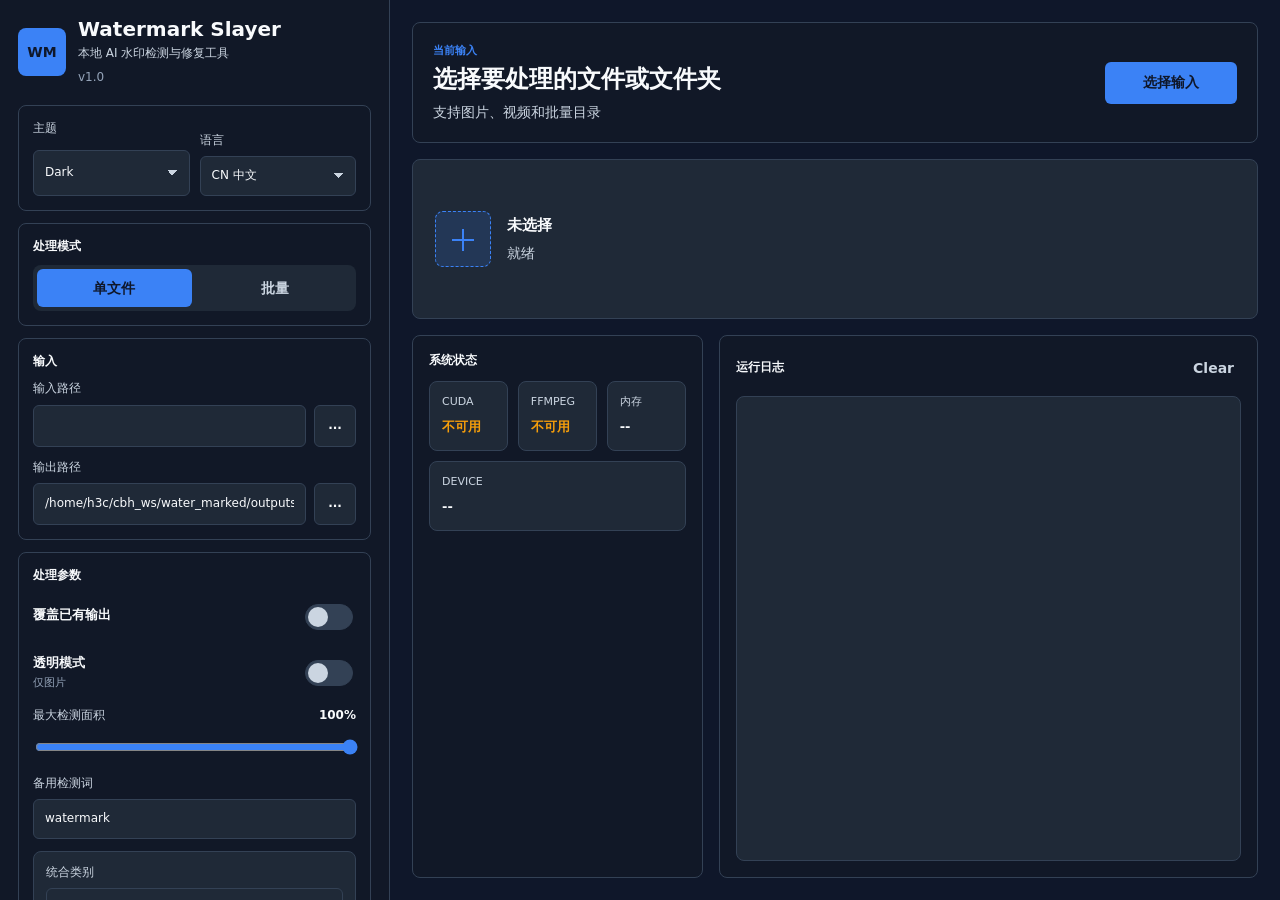
<file: ui/index.html>
<!DOCTYPE html>
<html lang="zh">
<head>
    <meta charset="UTF-8">
    <meta name="viewport" content="width=device-width, initial-scale=1.0">
    <title>Watermark Slayer</title>
    <link rel="stylesheet" href="themes.css">
</head>
<body data-theme="dark">
    <div id="app" class="app-shell">
        <aside class="sidebar" aria-label="Controls">
            <header class="brand">
                <div class="brand-mark" aria-hidden="true">WM</div>
                <div class="brand-copy">
                    <h1 data-i18n="app.title">Watermark Slayer</h1>
                    <p data-i18n="app.subtitle">Local AI watermark detection and inpainting</p>
                    <span id="appVersion" class="version">v1.0</span>
                </div>
            </header>

            <section class="control-block">
                <div class="control-grid two">
                    <label class="field">
                        <span data-i18n="labels.theme">Theme</span>
                        <select id="themeSelect"></select>
                    </label>
                    <label class="field">
                        <span data-i18n="labels.language">Language</span>
                        <select id="langSelect"></select>
                    </label>
                </div>
            </section>

            <section class="control-block">
                <div class="section-title" data-i18n="modes.label">Mode</div>
                <div class="segmented" role="group" aria-label="Mode">
                    <button id="modeSingle" type="button" class="segment active" data-mode="single" data-i18n="modes.single">Single File</button>
                    <button id="modeBatch" type="button" class="segment" data-mode="batch" data-i18n="modes.batch">Batch</button>
                </div>
            </section>

            <section class="control-block">
                <div class="section-title" data-i18n="sections.input">Input</div>
                <label class="field">
                    <span data-i18n="labels.input_path">Input path</span>
                    <div class="path-row">
                        <input id="inputPath" type="text" spellcheck="false" autocomplete="off">
                        <button id="browseInput" class="icon-button" type="button" title="Browse" aria-label="Browse input">...</button>
                    </div>
                </label>
                <label class="field">
                    <span data-i18n="labels.output_path">Output path</span>
                    <div class="path-row">
                        <input id="outputPath" type="text" spellcheck="false" autocomplete="off" data-i18n-placeholder="output.placeholder">
                        <button id="browseOutput" class="icon-button" type="button" title="Browse" aria-label="Browse output">...</button>
                    </div>
                </label>
            </section>

            <section class="control-block">
                <div class="section-title" data-i18n="sections.settings">Processing</div>
                <label class="switch-row" data-tooltip-key="settings.gaslight.tooltip">
                    <span>
                        <strong data-i18n="settings.gaslight.label">Overwrite output</strong>
                        <small data-i18n="settings.gaslight.sublabel"></small>
                    </span>
                    <input id="overwriteToggle" type="checkbox">
                </label>
                <label class="switch-row" data-tooltip-key="settings.ghost.tooltip">
                    <span>
                        <strong data-i18n="settings.ghost.label">Transparent mode</strong>
                        <small data-i18n="settings.ghost.sublabel">Images only</small>
                    </span>
                    <input id="transparentToggle" type="checkbox">
                </label>

                <label class="field range-field" data-tooltip-key="settings.sigma_detect.tooltip">
                    <span class="range-label">
                        <span data-i18n="settings.sigma_detect.label">Max detection area</span>
                        <b id="detectionValue">100%</b>
                    </span>
                    <input id="detectionRange" type="range" min="1" max="100" value="100">
                </label>

                <label class="field" data-tooltip-key="settings.detection_prompt.tooltip">
                    <span data-i18n="classes.fallback_prompt">Fallback prompt</span>
                    <input id="detectionPrompt" type="text" list="promptOptions" data-i18n-placeholder="settings.detection_prompt.placeholder">
                    <datalist id="promptOptions">
                        <option value="watermark"></option>
                        <option value="logo"></option>
                        <option value="text"></option>
                        <option value="signature"></option>
                    </datalist>
                </label>

                <div class="class-map">
                    <label class="field">
                        <span data-i18n="classes.group">Unified category</span>
                        <select id="classGroupSelect"></select>
                    </label>
                    <div id="classGroupDescription" class="class-description"></div>
                    <div class="class-output">
                        <span data-i18n="classes.output_label">Output label</span>
                        <strong id="classOutputLabel">watermark</strong>
                    </div>
                    <div class="field">
                        <span data-i18n="classes.raw_classes">Raw model classes</span>
                        <div id="classCheckboxes" class="class-checkboxes"></div>
                        <small data-i18n="classes.hint">Selected raw classes are merged into one output label for mask generation.</small>
                    </div>
                </div>

                <div class="model-map">
                    <div class="section-title" data-i18n="model_settings.title">Florence Model</div>
                    <label class="field">
                        <span data-i18n="model_settings.model_id">Model folder</span>
                        <div class="path-row">
                            <input id="florenceModelId" type="text" spellcheck="false">
                            <button id="browseFlorenceModel" class="icon-button" type="button" title="Browse">...</button>
                        </div>
                    </label>
                    <label class="field">
                        <span data-i18n="model_settings.adapter_dir">Adapter folder</span>
                        <div class="path-row">
                            <input id="florenceAdapterDir" type="text" spellcheck="false">
                            <button id="browseFlorenceAdapter" class="icon-button" type="button" title="Browse">...</button>
                        </div>
                    </label>
                    <div class="control-grid two">
                        <label class="field">
                            <span data-i18n="model_settings.max_new_tokens">Max tokens</span>
                            <input id="florenceMaxTokens" type="number" min="1" max="1024">
                        </label>
                        <label class="field">
                            <span data-i18n="model_settings.num_beams">Beams</span>
                            <input id="florenceNumBeams" type="number" min="1" max="10">
                        </label>
                    </div>
                    <label class="switch-row compact-switch">
                        <span>
                            <strong data-i18n="model_settings.use_fast_processor">Fast processor</strong>
                        </span>
                        <input id="florenceUseFastProcessor" type="checkbox">
                    </label>
                </div>

                <label class="field" data-tooltip-key="settings.output_format.tooltip">
                    <span data-i18n="settings.output_format.label">Output format</span>
                    <select id="formatSelect">
                        <option value="None" data-i18n="settings.output_format.auto">Auto</option>
                        <option value="PNG" data-i18n="settings.output_format.png">PNG</option>
                        <option value="JPG" data-i18n="settings.output_format.jpg">JPG</option>
                        <option value="WEBP" data-i18n="settings.output_format.webp">WEBP</option>
                        <option value="MP4" data-i18n="settings.output_format.mp4">MP4</option>
                        <option value="AVI" data-i18n="settings.output_format.avi">AVI</option>
                    </select>
                </label>
            </section>

            <section id="videoPanel" class="control-block">
                <div class="section-title" data-i18n="video_settings.title">Video Settings</div>
                <label class="field range-field">
                    <span class="range-label">
                        <span data-i18n="video_settings.detection_skip.label">Detection interval</span>
                        <b><span id="detectionSkipValue">1</span> <span data-i18n="video_settings.detection_skip.unit">frames</span></b>
                    </span>
                    <input id="detectionSkip" type="range" min="1" max="10" value="1">
                    <small data-i18n="video_settings.detection_skip.hint"></small>
                </label>
                <label class="field range-field">
                    <span class="range-label">
                        <span data-i18n="video_settings.fade_in.label">Lead buffer</span>
                        <b><span id="fadeInValue">0</span>s</b>
                    </span>
                    <input id="fadeIn" type="range" min="0" max="2" step="0.1" value="0">
                    <small data-i18n="video_settings.fade_in.hint"></small>
                </label>
                <label class="field range-field">
                    <span class="range-label">
                        <span data-i18n="video_settings.fade_out.label">Tail buffer</span>
                        <b><span id="fadeOutValue">0</span>s</b>
                    </span>
                    <input id="fadeOut" type="range" min="0" max="2" step="0.1" value="0">
                    <small data-i18n="video_settings.fade_out.hint"></small>
                </label>
            </section>

            <section class="control-block actions">
                <button id="startButton" type="button" class="primary-button" data-i18n="buttons.start">Start Processing</button>
                <button id="stopButton" type="button" class="secondary-button" data-i18n="buttons.stop">Stop</button>
                <button id="previewButton" type="button" class="secondary-button" data-i18n="buttons.preview">Preview Detection</button>
            </section>
        </aside>

        <main class="workspace">
            <section class="hero-panel">
                <div>
                    <p class="eyebrow" data-i18n="labels.current_file">Current input</p>
                    <h2 id="selectedTitle" data-i18n="dropzone.title">Select a file or folder</h2>
                    <p id="selectedSubtitle" data-i18n="dropzone.subtitle">Images, videos, and batch folders are supported</p>
                </div>
                <button id="stageBrowse" type="button" class="primary-button compact" data-i18n="buttons.select_input">Select Input</button>
            </section>

            <section id="dropZone" class="drop-zone" tabindex="0">
                <div class="drop-symbol" aria-hidden="true"></div>
                <div>
                    <strong id="pathDisplay" data-i18n="labels.not_selected">Not selected</strong>
                    <span id="fileKind" data-i18n="labels.ready">Ready</span>
                </div>
            </section>

            <section class="runtime-layout">
                <div class="panel system-panel">
                    <div class="panel-head">
                        <h3 data-i18n="sections.system">System</h3>
                    </div>
                    <div class="system-grid">
                        <div class="system-item">
                            <span data-i18n="status_bar.cuda">CUDA</span>
                            <strong id="cudaState">--</strong>
                        </div>
                        <div class="system-item">
                            <span data-i18n="status_bar.ffmpeg">FFmpeg</span>
                            <strong id="ffmpegState">--</strong>
                        </div>
                        <div class="system-item">
                            <span data-i18n="status_bar.ram">RAM</span>
                            <strong id="ramState">--</strong>
                        </div>
                        <div class="system-item wide">
                            <span>Device</span>
                            <strong id="gpuState">--</strong>
                        </div>
                    </div>
                </div>

                <section class="panel log-panel">
                    <div class="panel-head">
                        <h3 data-i18n="sections.logs">Logs</h3>
                        <button id="clearLogs" type="button" class="text-button">Clear</button>
                    </div>
                    <div id="logs" class="logs" aria-live="polite"></div>
                </section>
            </section>
        </main>
    </div>

    <div id="previewModal" class="modal hidden" role="dialog" aria-modal="true" aria-labelledby="previewTitle">
        <div class="modal-surface">
            <header class="modal-head">
                <div>
                    <p class="eyebrow" data-i18n="sections.preview">Preview</p>
                    <h2 id="previewTitle" data-i18n="preview_modal.title">Detection Preview</h2>
                </div>
                <button id="closePreview" type="button" class="icon-button close" aria-label="Close">x</button>
            </header>
            <div id="previewBody" class="preview-body">
                <div id="previewLoading" class="preview-appState hidden">
                    <div class="loader"></div>
                    <strong data-i18n="preview_modal.loading">Detecting...</strong>
                    <span data-i18n="preview_modal.loading_hint">The first run may need to download model files.</span>
                </div>
                <div id="previewError" class="preview-error hidden"></div>
                <img id="previewImage" class="preview-image hidden" alt="Detection preview">
            </div>
            <div class="preview-meta">
                <div>
                    <span data-i18n="preview_modal.prompt">Prompt:</span>
                    <strong id="previewPrompt">-</strong>
                </div>
                <div>
                    <span data-i18n="preview_modal.detected">Detected:</span>
                    <strong><span id="previewCount">0</span> <span data-i18n="preview_modal.regions">region(s)</span></strong>
                </div>
                <div class="wide">
                    <span data-i18n="preview_modal.source">Source:</span>
                    <strong id="previewSource">-</strong>
                </div>
            </div>
            <div class="preview-list">
                <h3 data-i18n="preview_modal.bounding_boxes">Bounding Boxes</h3>
                <div id="previewDetections"></div>
            </div>
            <div class="preview-raw test-json-grid">
                <div>
                    <h3 data-i18n="preview_modal.generated_text">Florence Generated Text</h3>
                    <pre id="previewGeneratedText"></pre>
                </div>
                <div>
                    <h3 data-i18n="preview_modal.predictions_raw">Raw OD Predictions</h3>
                    <pre id="previewRawPredictions"></pre>
                </div>
            </div>
            <footer class="modal-actions">
                <button id="rerunPreview" type="button" class="secondary-button" data-i18n="buttons.try_again">Run Again</button>
                <button id="closePreviewFooter" type="button" class="primary-button compact" data-i18n="buttons.close">Close</button>
            </footer>
        </div>
    </div>

    <div id="processModal" class="modal hidden" role="dialog" aria-modal="true" aria-labelledby="processModalTitle">
        <div class="modal-surface process-surface">
            <header class="modal-head">
                <div>
                    <p class="eyebrow" data-i18n="process_modal.eyebrow">Processing Preview</p>
                    <h2 id="processModalTitle" data-i18n="process_modal.title">Live Before / After</h2>
                </div>
                <button id="closeProcessModal" type="button" class="icon-button close" aria-label="Close">x</button>
            </header>
            <div class="process-live-grid">
                <div class="process-frame-card">
                    <div class="compare-pane-head">
                        <h4 data-i18n="compare.before">Before</h4>
                        <span id="processBeforeName">-</span>
                    </div>
                    <div class="process-frame-stage">
                        <img id="processBeforeImage" class="hidden" alt="Processing before">
                        <div id="processBeforeEmpty" class="compare-empty" data-i18n="process_modal.before_empty">Waiting for the current frame.</div>
                    </div>
                </div>
                <div class="process-frame-card">
                    <div class="compare-pane-head">
                        <h4 data-i18n="compare.after">After</h4>
                        <span id="processAfterName">-</span>
                    </div>
                    <div class="process-frame-stage">
                        <img id="processAfterImage" class="hidden" alt="Processing after">
                        <div id="processAfterEmpty" class="compare-empty" data-i18n="process_modal.after_empty">Waiting for the processed frame.</div>
                    </div>
                </div>
            </div>
            <div class="process-progress-panel">
                <div class="panel-head">
                    <h3 data-i18n="labels.progress">Progress</h3>
                    <span id="statusText" data-i18n="labels.idle">Idle</span>
                </div>
                <div class="progress-track" aria-label="Progress">
                    <div id="progressFill" class="progress-fill"></div>
                </div>
                <div class="progress-meta">
                    <span id="progressValue">0%</span>
                    <span id="statusMessage">Ready</span>
                </div>
            </div>
            <footer class="process-modal-footer">
                <span id="processModalStatus" data-i18n="process_modal.waiting">Waiting for frames...</span>
                <button id="closeProcessModalFooter" type="button" class="primary-button compact" data-i18n="buttons.close">Close</button>
            </footer>
        </div>
    </div>

    <script>
        const defaultCopy = {
            app: { title: 'Watermark Slayer', subtitle: 'Local AI watermark detection and inpainting' },
            sections: { input: 'Input', output: 'Output', settings: 'Processing', video: 'Video', system: 'System', logs: 'Logs', preview: 'Preview' },
            modes: { label: 'Mode', single: 'Single File', batch: 'Batch' },
            settings: {
                gaslight: { label: 'Overwrite output', sublabel: '', tooltip: 'Allow replacing existing output files.' },
                ghost: { label: 'Transparent mode', sublabel: 'Images only', tooltip: 'Make detected regions transparent instead of inpainting.' },
                sigma_detect: { label: 'Max detection area', tooltip: 'Detections larger than this percentage are skipped.' },
                detection_prompt: { label: 'Detection prompt', placeholder: 'watermark', tooltip: 'Tell the model what to detect.' },
                output_format: { label: 'Output format', auto: 'Auto', png: 'PNG', jpg: 'JPG', webp: 'WEBP', mp4: 'MP4', avi: 'AVI' }
            },
            classes: { title: 'Class Mapping', group: 'Unified category', raw_classes: 'Raw model classes', output_label: 'Output label', fallback_prompt: 'Fallback prompt', empty: 'No classes are available. Check detection_classes.json.', hint: 'Selected raw classes are merged into one output label for mask generation.' },
            video_settings: {
                title: 'Video Settings',
                detection_skip: { label: 'Detection interval', unit: 'frames', hint: 'Higher values are faster but may miss short-lived watermarks.' },
                fade_in: { label: 'Lead buffer', hint: 'Extend the mask backward in time.' },
                fade_out: { label: 'Tail buffer', hint: 'Extend the mask forward in time.' }
            },
            model_settings: { title: 'Florence Model', model_id: 'Model folder', adapter_dir: 'Adapter folder', max_new_tokens: 'Max tokens', num_beams: 'Beams', use_fast_processor: 'Fast processor' },
            buttons: { preview: 'Preview Detection', preview_loading: 'Detecting...', start: 'Start Processing', start_processing: 'Processing...', stop: 'Stop', select_input: 'Select Input', try_again: 'Run Again', close: 'Close' },
            compare: { title: 'Before / After', subtitle: 'Detection preview and processed output stay side by side.', waiting: 'Waiting', detecting: 'Detection preview', processing: 'Processing', frame_detected: 'Florence frame detected', frame_processed: 'iopaint frame processed', done: 'Processed', before: 'Before', after: 'After', before_empty: 'Select an image or video.', after_empty: 'Detection boxes or processed output will appear here.', before_frame: 'Frame {frame}/{total} · Florence boxes', after_frame: 'Frame {frame}/{total} · iopaint result', live_detected: 'Florence detected frame {frame}/{total}', live_processed: 'iopaint processed frame {frame}/{total}', play: 'Play', pause: 'Pause', progress: 'Progress', speed: 'Speed' },
            dropzone: { title: 'Select a file or folder', subtitle: 'Images, videos, and batch folders are supported', video_hint: 'Video file', image_hint: 'Image file', folder_hint: 'Batch folder' },
            output: { placeholder: 'Defaults to the input folder' },
            status_bar: { cuda: 'CUDA', ffmpeg: 'FFmpeg', ram: 'RAM', on: 'Available', off: 'Unavailable', cpu_mode: 'CPU Mode' },
            preview_modal: { title: 'Detection Preview', prompt: 'Prompt:', detected: 'Detected:', source: 'Source:', regions: 'region(s)', bounding_boxes: 'Bounding Boxes', generated_text: 'Florence Generated Text', predictions_raw: 'Raw OD Predictions', of_image: '% of image', too_large: 'Skipped', loading: 'Detecting...', loading_hint: 'The first run may need to download model files.' },
            process_modal: { eyebrow: 'Processing Preview', title: 'Live Before / After', waiting: 'Waiting for frames...', before_empty: 'Waiting for the current frame.', after_empty: 'Waiting for the processed frame.' },
            processing_status: ['Preparing models...', 'Detecting watermark regions...', 'Building masks...', 'Running inpainting...', 'Writing output...'],
            logs: { init: 'Interface ready.', starting: 'Processing started.', first_run_hint: 'First run may download model files.', done: 'Processing complete.', stopped: 'Task stopped.', no_input: 'Select an input path first.', ghost_video_warning: 'Transparent mode is not supported for videos. It has been disabled.', no_ffmpeg: 'FFmpeg was not detected. Video output may not include audio.', api_error: 'Backend API is unavailable. Start the app with run.sh or run.bat.', preview_failed: 'Preview failed:', preview_result: 'Detected {total} region(s); {accepted} will be processed.', cooking: 'Processing...' },
            labels: { theme: 'Theme', language: 'Language', input_path: 'Input path', output_path: 'Output path', current_file: 'Current input', idle: 'Idle', progress: 'Progress', ready: 'Ready', not_selected: 'Not selected', api_unavailable: 'API disconnected' }
        };

        const bundledUiConfig = {
            version: '1.0',
            themes: [
                { id: 'dark', name: 'Dark' },
                { id: 'light', name: 'Light' }
            ],
            languages: [
                { id: 'zh', icon: 'CN', name: '中文' },
                { id: 'en', icon: 'EN', name: 'English' }
            ]
        };

        const bundledDetectionConfig = {
            version: 1,
            default_group: 'watermark',
            groups: [
                {
                    id: 'watermark',
                    name: 'Watermark',
                    name_zh: '水印',
                    name_en: 'Watermark',
                    output_label: 'watermark',
                    task: 'od',
                    description: 'Unified watermark category composed from raw Florence-2 labels.',
                    description_zh: '由微调 Florence-2 输出的原始水印类别合并而成。',
                    description_en: 'Unified watermark category composed from raw Florence-2 labels.',
                    classes: [
                        { id: 'sd_wm', name: 'SD Watermark', name_zh: 'SD 水印', name_en: 'SD Watermark' },
                        { id: 'blur_wm', name: 'Blur Watermark', name_zh: '模糊水印', name_en: 'Blur Watermark' }
                    ]
                }
            ]
        };

        const supportedVideoExtensions = ['mp4', 'avi', 'mov', 'mkv', 'flv', 'wmv', 'webm'];
        const supportedImageExtensions = ['png', 'jpg', 'jpeg', 'webp', 'bmp'];
        const outputFormatValues = ['None', 'PNG', 'JPG', 'WEBP', 'MP4', 'AVI'];
        const fallbackOutputPath = '/home/h3c/cbh_ws/water_marked/outputs';

        const appState = {
            uiConfig: bundledUiConfig,
            detectionClassConfig: bundledDetectionConfig,
            t: defaultCopy,
            configLoaded: false,
            mode: 'single',
            overwrite: false,
            transparent: false,
            detection: 100,
            format: 'None',
            inputPath: '',
            outputPath: fallbackOutputPath,
            processing: false,
            progress: 0,
            statusMsg: '',
            theme: 'dark',
            lang: 'zh',
            detectionPrompt: 'watermark',
            detectionGroup: 'watermark',
            detectionOutputLabel: 'watermark',
            detectionTask: 'auto',
            selectedDetectionClasses: [],
            detectionSkip: 1,
            fadeIn: 0,
            fadeOut: 0,
            logs: [],
            logSeq: Date.now(),
            systemInfo: { cuda: false, gpu: '--', ffmpeg: false, ram: 0 },
            preview: { loading: false, error: '', image: '', detections: [], prompt: '', source: '', generatedText: '', predictionsRaw: [], parsed: null },
            compare: { before: null, after: null, status: 'waiting', outputPath: '', speed: 1, timeline: 0, playing: false, liveFrame: null },
            processPreview: { visible: false, beforeSrc: '', afterSrc: '', beforeName: '-', afterName: '-', status: '' },
            florenceTest: {
                modelId: '/home/h3c/cbh_ws/florence_train/fused_model',
                adapterDir: '',
                maxNewTokens: 256,
                numBeams: 3,
                useFastProcessor: true
            },
            statusTimer: null,
            saveTimer: null
        };

        const $ = (selector, root = document) => root.querySelector(selector);
        const $$ = (selector, root = document) => Array.from(root.querySelectorAll(selector));

        const dom = {};
        let framePlaybackRequest = null;

        function slayerApi() {
            return window.pywebview && window.pywebview.api ? window.pywebview.api : null;
        }

        function text(path, fallback = '') {
            const fromLang = path.split('.').reduce((acc, part) => acc && acc[part], appState.t);
            if (typeof fromLang === 'string') return fromLang;
            const fromFallback = path.split('.').reduce((acc, part) => acc && acc[part], defaultCopy);
            return typeof fromFallback === 'string' ? fromFallback : fallback;
        }

        function normalizeThemeChoice(theme) {
            const themes = appState.uiConfig.themes.map(item => item.id);
            return themes.includes(theme) ? theme : 'dark';
        }

        function normalizeLanguageChoice(lang) {
            const langs = appState.uiConfig.languages.map(item => item.id);
            return langs.includes(lang) ? lang : 'zh';
        }

        function normalizeOutputFormat(format) {
            return outputFormatValues.includes(format) ? format : 'None';
        }

        function activeClassGroup() {
            const groups = appState.detectionClassConfig.groups || [];
            return groups.find(group => group.id === appState.detectionGroup) || groups[0] || null;
        }

        function classGroupIds(group) {
            return (group && Array.isArray(group.classes) ? group.classes : []).map(item => item.id || item).filter(Boolean);
        }

        function normalizeClassGroup(groupId) {
            const groups = appState.detectionClassConfig.groups || [];
            if (groups.some(group => group.id === groupId)) return groupId;
            return appState.detectionClassConfig.default_group || (groups[0] && groups[0].id) || 'watermark';
        }

        function normalizeClassSelection(selected, group) {
            const available = classGroupIds(group);
            const selectedSet = new Set(Array.isArray(selected) ? selected : []);
            const normalized = available.filter(id => selectedSet.has(id));
            return normalized.length ? normalized : available;
        }

        function localizedClassValue(item, key) {
            if (!item) return '';
            return item[`${key}_${appState.lang}`] || item[key] || item.id || '';
        }

        function normalizeRuntimePath(path) {
            if (path === null || path === undefined) return '';
            let value = String(path).trim();
            if (!value) return '';

            if (value.startsWith('file://')) {
                try {
                    const url = new URL(value);
                    if (url.protocol === 'file:') {
                        value = decodeURIComponent(url.pathname || '');
                    }
                } catch (error) {
                    // Keep the original text if it is not a valid URL.
                }
            }

            value = value.replace(/\\/g, '/');
            const driveMatch = value.match(/^\/?([A-Za-z]):\/(.*)$/);
            if (driveMatch) {
                value = `/mnt/${driveMatch[1].toLowerCase()}/${driveMatch[2]}`;
            }
            return value;
        }

        function extensionForPath(path) {
            path = normalizeRuntimePath(path);
            if (!path || !path.includes('.')) return '';
            return path.split('.').pop().toLowerCase();
        }

        function pathIsVideo(path) {
            return supportedVideoExtensions.includes(extensionForPath(path));
        }

        function pathIsImage(path) {
            return supportedImageExtensions.includes(extensionForPath(path));
        }

        function formatPathLabel(path) {
            return normalizeRuntimePath(path) || text('labels.not_selected', 'Not selected');
        }

        function toggleHidden(node, hidden) {
            node.classList.toggle('hidden', Boolean(hidden));
        }

        async function fetchJsonAsset(url) {
            const response = await fetch(url, { cache: 'no-store' });
            if (!response.ok) throw new Error(response.statusText);
            return response.json();
        }

        async function loadUiManifest() {
            try {
                appState.uiConfig = await fetchJsonAsset('config.json');
            } catch (error) {
                appState.uiConfig = bundledUiConfig;
            }
            dom.appVersion.textContent = 'v' + (appState.uiConfig.version || '1.0');
            populateUiSelects();
        }

        async function loadDetectionClassManifest() {
            try {
                appState.detectionClassConfig = await fetchJsonAsset('detection_classes.json');
            } catch (error) {
                appState.detectionClassConfig = bundledDetectionConfig;
            }
            populateClassGroups();
            appState.detectionGroup = normalizeClassGroup(appState.detectionGroup);
            const group = activeClassGroup();
            appState.detectionOutputLabel = group ? (group.output_label || group.id) : 'watermark';
            appState.detectionTask = group ? (group.task || 'auto') : 'auto';
            appState.selectedDetectionClasses = normalizeClassSelection(appState.selectedDetectionClasses, group);
        }

        async function loadLanguagePack(lang) {
            const safeLang = normalizeLanguageChoice(lang);
            try {
                appState.t = await fetchJsonAsset(`lang/${safeLang}.json`);
            } catch (error) {
                appState.t = defaultCopy;
            }
            appState.lang = safeLang;
            populateClassGroups();
            document.documentElement.lang = safeLang === 'zh' ? 'zh' : 'en';
            document.title = text('app.title', 'Watermark Slayer');
            applyTranslations();
            renderApp();
        }

        function populateUiSelects() {
            dom.themeSelect.innerHTML = '';
            appState.uiConfig.themes.forEach(theme => {
                const option = document.createElement('option');
                option.value = theme.id;
                option.textContent = theme.name || theme.id;
                dom.themeSelect.appendChild(option);
            });

            dom.langSelect.innerHTML = '';
            appState.uiConfig.languages.forEach(lang => {
                const option = document.createElement('option');
                option.value = lang.id;
                option.textContent = `${lang.icon ? lang.icon + ' ' : ''}${lang.name || lang.id}`;
                dom.langSelect.appendChild(option);
            });
        }

        function populateClassGroups() {
            dom.classGroupSelect.innerHTML = '';
            const groups = appState.detectionClassConfig.groups || [];
            groups.forEach(group => {
                const option = document.createElement('option');
                option.value = group.id;
                option.textContent = localizedClassValue(group, 'name') || group.output_label || group.id;
                dom.classGroupSelect.appendChild(option);
            });
        }

        function applyTranslations() {
            $$('[data-i18n]').forEach(node => {
                node.textContent = text(node.dataset.i18n, node.textContent);
            });
            $$('[data-i18n-placeholder]').forEach(node => {
                node.placeholder = text(node.dataset.i18nPlaceholder, node.placeholder);
            });
            $$('[data-tooltip-key]').forEach(node => {
                const tooltip = text(node.dataset.tooltipKey, '');
                if (tooltip) node.dataset.tooltip = tooltip;
            });
        }

        function applyThemeChoice(theme) {
            appState.theme = normalizeThemeChoice(theme);
            document.body.dataset.theme = appState.theme;
            dom.themeSelect.value = appState.theme;
        }

        function collectBridgeState() {
            return {
                input_path: normalizeRuntimePath(appState.inputPath),
                output_path: normalizeRuntimePath(appState.outputPath),
                overwrite: appState.overwrite,
                transparent: appState.transparent,
                max_bbox_percent: appState.detection,
                force_format: appState.format,
                mode: appState.mode,
                detection_prompt: appState.detectionPrompt,
                detection_group: appState.detectionGroup,
                detection_classes: appState.selectedDetectionClasses,
                detection_output_label: appState.detectionOutputLabel,
                detection_task: appState.detectionTask,
                florence_model_id: normalizeRuntimePath(appState.florenceTest.modelId),
                florence_adapter_dir: normalizeRuntimePath(appState.florenceTest.adapterDir),
                florence_max_new_tokens: parseInt(appState.florenceTest.maxNewTokens, 10) || 256,
                florence_num_beams: parseInt(appState.florenceTest.numBeams, 10) || 3,
                florence_use_fast_processor: appState.florenceTest.useFastProcessor,
                detection_skip: parseInt(appState.detectionSkip, 10) || 1,
                fade_in: parseFloat(appState.fadeIn) || 0,
                fade_out: parseFloat(appState.fadeOut) || 0,
                theme: appState.theme,
                lang: appState.lang
            };
        }

        function queueBridgeStateSave() {
            if (!appState.configLoaded || !slayerApi()) return;
            clearTimeout(appState.saveTimer);
            appState.saveTimer = setTimeout(async () => {
                try {
                    await slayerApi().store_ui_state(collectBridgeState());
                } catch (error) {
                    console.log('Config save failed:', error);
                }
            }, 400);
        }

        async function restoreBridgeState() {
            if (!slayerApi()) return false;
            try {
                const config = await slayerApi().fetch_ui_state() || {};
                appState.inputPath = normalizeRuntimePath(config.input_path || '');
                appState.outputPath = Object.prototype.hasOwnProperty.call(config, 'output_path') ? (normalizeRuntimePath(config.output_path || fallbackOutputPath) || fallbackOutputPath) : fallbackOutputPath;
                appState.overwrite = Boolean(config.overwrite);
                appState.transparent = Boolean(config.transparent);
                appState.detection = Number(config.max_bbox_percent || 100);
                appState.format = normalizeOutputFormat(config.force_format || 'None');
                appState.mode = config.mode === 'batch' ? 'batch' : 'single';
                appState.detectionPrompt = config.detection_prompt || 'watermark';
                appState.detectionGroup = normalizeClassGroup(config.detection_group || appState.detectionClassConfig.default_group || 'watermark');
                appState.detectionOutputLabel = config.detection_output_label || (activeClassGroup() && activeClassGroup().output_label) || 'watermark';
                appState.detectionTask = config.detection_task || (activeClassGroup() && activeClassGroup().task) || 'auto';
                appState.selectedDetectionClasses = normalizeClassSelection(config.detection_classes || [], activeClassGroup());
                appState.florenceTest.modelId = Object.prototype.hasOwnProperty.call(config, 'florence_model_id') ? normalizeRuntimePath(config.florence_model_id) : appState.florenceTest.modelId;
                appState.florenceTest.adapterDir = Object.prototype.hasOwnProperty.call(config, 'florence_adapter_dir') ? normalizeRuntimePath(config.florence_adapter_dir) : appState.florenceTest.adapterDir;
                appState.florenceTest.maxNewTokens = parseInt(config.florence_max_new_tokens || appState.florenceTest.maxNewTokens, 10);
                appState.florenceTest.numBeams = parseInt(config.florence_num_beams || appState.florenceTest.numBeams, 10);
                appState.florenceTest.useFastProcessor = config.florence_use_fast_processor !== false;
                appState.detectionSkip = parseInt(config.detection_skip || 1, 10);
                appState.fadeIn = parseFloat(config.fade_in || 0);
                appState.fadeOut = parseFloat(config.fade_out || 0);
                applyThemeChoice(config.theme || 'dark');
                await loadLanguagePack(config.lang || 'zh');
                appState.configLoaded = true;
                appendLogLine(text('logs.init', 'Interface ready.'), 'info');
                renderApp();
                await loadSourceMedia();
                return true;
            } catch (error) {
                console.log('Config load failed:', error);
                return false;
            }
        }

        function waitForBridgeState() {
            return new Promise(resolve => {
                let done = false;
                const finish = value => {
                    if (!done) {
                        done = true;
                        resolve(value);
                    }
                };
                const attempt = async () => {
                    const loaded = await restoreBridgeState();
                    if (loaded) finish(true);
                };
                if (slayerApi()) {
                    attempt();
                } else {
                    window.addEventListener('pywebviewready', attempt, { once: true });
                    setTimeout(() => finish(false), 2500);
                }
            });
        }

        function cacheDom() {
            [
                'appVersion', 'themeSelect', 'langSelect', 'modeSingle', 'modeBatch',
                'inputPath', 'outputPath', 'browseInput', 'browseOutput',
                'overwriteToggle', 'transparentToggle', 'detectionRange', 'detectionValue',
                'detectionPrompt', 'formatSelect', 'videoPanel', 'detectionSkip',
                'classGroupSelect', 'classGroupDescription', 'classOutputLabel', 'classCheckboxes',
                'detectionSkipValue', 'fadeIn', 'fadeInValue', 'fadeOut', 'fadeOutValue',
                'startButton', 'stopButton', 'previewButton', 'stageBrowse', 'dropZone',
                'florenceModelId', 'browseFlorenceModel', 'florenceAdapterDir',
                'browseFlorenceAdapter', 'florenceMaxTokens', 'florenceNumBeams',
                'florenceUseFastProcessor', 'selectedTitle', 'selectedSubtitle', 'pathDisplay', 'fileKind',
                'statusText', 'progressFill', 'progressValue', 'statusMessage',
                'cudaState', 'ffmpegState', 'ramState', 'gpuState', 'logs', 'clearLogs',
                'previewModal', 'closePreview', 'closePreviewFooter', 'previewLoading',
                'previewError', 'previewImage', 'previewPrompt', 'previewCount',
                'previewSource', 'previewDetections', 'previewGeneratedText',
                'previewRawPredictions', 'rerunPreview', 'processModal',
                'closeProcessModal', 'closeProcessModalFooter', 'processBeforeName',
                'processAfterName', 'processBeforeImage', 'processAfterImage',
                'processBeforeEmpty', 'processAfterEmpty', 'processModalStatus'
            ].forEach(id => {
                dom[id] = document.getElementById(id);
            });
        }

        function wireEvents() {
            dom.themeSelect.addEventListener('change', () => {
                applyThemeChoice(dom.themeSelect.value);
                queueBridgeStateSave();
            });
            dom.langSelect.addEventListener('change', async () => {
                await loadLanguagePack(dom.langSelect.value);
                queueBridgeStateSave();
            });

            dom.modeSingle.addEventListener('click', () => setInputMode('single'));
            dom.modeBatch.addEventListener('click', () => setInputMode('batch'));

            dom.inputPath.addEventListener('input', () => {
                appState.inputPath = normalizeRuntimePath(dom.inputPath.value);
                appState.compare.after = null;
                appState.compare.outputPath = '';
                appState.compare.status = 'waiting';
                queueBridgeStateSave();
                renderApp();
                loadSourceMedia();
            });
            dom.outputPath.addEventListener('input', () => {
                appState.outputPath = normalizeRuntimePath(dom.outputPath.value);
                queueBridgeStateSave();
            });
            dom.browseInput.addEventListener('click', chooseInputPath);
            dom.browseOutput.addEventListener('click', chooseOutputPath);
            dom.stageBrowse.addEventListener('click', chooseInputPath);
            dom.dropZone.addEventListener('click', chooseInputPath);
            dom.dropZone.addEventListener('keydown', event => {
                if (event.key === 'Enter' || event.key === ' ') {
                    event.preventDefault();
                    chooseInputPath();
                }
            });
            dom.dropZone.addEventListener('dragover', event => {
                event.preventDefault();
                dom.dropZone.classList.add('dragging');
            });
            dom.dropZone.addEventListener('dragleave', () => dom.dropZone.classList.remove('dragging'));
            dom.dropZone.addEventListener('drop', event => {
                event.preventDefault();
                dom.dropZone.classList.remove('dragging');
                const file = event.dataTransfer.files && event.dataTransfer.files[0];
                if (file && file.path) {
                    appState.inputPath = normalizeRuntimePath(file.path);
                    queueBridgeStateSave();
                    renderApp();
                }
            });

            dom.overwriteToggle.addEventListener('change', () => {
                appState.overwrite = dom.overwriteToggle.checked;
                queueBridgeStateSave();
            });
            dom.transparentToggle.addEventListener('change', () => {
                appState.transparent = dom.transparentToggle.checked;
                queueBridgeStateSave();
                renderApp();
            });
            dom.detectionRange.addEventListener('input', () => {
                appState.detection = parseInt(dom.detectionRange.value, 10);
                renderApp();
            });
            dom.detectionRange.addEventListener('change', queueBridgeStateSave);
            dom.detectionPrompt.addEventListener('input', () => {
                appState.detectionPrompt = dom.detectionPrompt.value;
                queueBridgeStateSave();
            });
            dom.classGroupSelect.addEventListener('change', () => {
                appState.detectionGroup = normalizeClassGroup(dom.classGroupSelect.value);
                const group = activeClassGroup();
                appState.detectionOutputLabel = group ? (group.output_label || group.id) : 'watermark';
                appState.detectionTask = group ? (group.task || 'auto') : 'auto';
                appState.selectedDetectionClasses = normalizeClassSelection([], group);
                queueBridgeStateSave();
                renderApp();
            });
            dom.formatSelect.addEventListener('change', () => {
                appState.format = normalizeOutputFormat(dom.formatSelect.value);
                queueBridgeStateSave();
            });
            dom.detectionSkip.addEventListener('input', () => {
                appState.detectionSkip = parseInt(dom.detectionSkip.value, 10);
                renderApp();
            });
            dom.detectionSkip.addEventListener('change', queueBridgeStateSave);
            dom.fadeIn.addEventListener('input', () => {
                appState.fadeIn = parseFloat(dom.fadeIn.value);
                renderApp();
            });
            dom.fadeIn.addEventListener('change', queueBridgeStateSave);
            dom.fadeOut.addEventListener('input', () => {
                appState.fadeOut = parseFloat(dom.fadeOut.value);
                renderApp();
            });
            dom.fadeOut.addEventListener('change', queueBridgeStateSave);

            dom.startButton.addEventListener('click', launchProcessing);
            dom.stopButton.addEventListener('click', haltProcessing);
            dom.previewButton.addEventListener('click', launchPreview);
            dom.rerunPreview.addEventListener('click', launchPreview);
            dom.browseFlorenceModel.addEventListener('click', () => chooseFlorencePath('modelId'));
            dom.browseFlorenceAdapter.addEventListener('click', () => chooseFlorencePath('adapterDir'));
            dom.florenceModelId.addEventListener('input', () => { appState.florenceTest.modelId = normalizeRuntimePath(dom.florenceModelId.value); queueBridgeStateSave(); });
            dom.florenceAdapterDir.addEventListener('input', () => { appState.florenceTest.adapterDir = normalizeRuntimePath(dom.florenceAdapterDir.value); queueBridgeStateSave(); });
            dom.florenceMaxTokens.addEventListener('input', () => { appState.florenceTest.maxNewTokens = parseInt(dom.florenceMaxTokens.value, 10) || 256; queueBridgeStateSave(); });
            dom.florenceNumBeams.addEventListener('input', () => { appState.florenceTest.numBeams = parseInt(dom.florenceNumBeams.value, 10) || 3; queueBridgeStateSave(); });
            dom.florenceUseFastProcessor.addEventListener('change', () => { appState.florenceTest.useFastProcessor = dom.florenceUseFastProcessor.checked; queueBridgeStateSave(); });
            dom.closePreview.addEventListener('click', hidePreviewDialog);
            dom.closePreviewFooter.addEventListener('click', hidePreviewDialog);
            dom.previewModal.addEventListener('click', event => {
                if (event.target === dom.previewModal) hidePreviewDialog();
            });
            dom.closeProcessModal.addEventListener('click', hideProcessDialog);
            dom.closeProcessModalFooter.addEventListener('click', hideProcessDialog);
            dom.processModal.addEventListener('click', event => {
                if (event.target === dom.processModal) hideProcessDialog();
            });
            dom.clearLogs.addEventListener('click', () => {
                appState.logs = [];
                renderLogPanel();
            });
        }

        function setInputMode(mode) {
            appState.mode = mode === 'batch' ? 'batch' : 'single';
            queueBridgeStateSave();
            renderApp();
        }

        async function chooseInputPath() {
            if (!slayerApi()) {
                appendLogLine(text('logs.api_error'), 'error');
                return;
            }
            try {
                const path = appState.mode === 'single'
                    ? await slayerApi().choose_media_file()
                    : await slayerApi().choose_directory();
                if (path) {
                    appState.inputPath = normalizeRuntimePath(path);
                    appState.compare.after = null;
                    appState.compare.outputPath = '';
                    appState.compare.status = 'waiting';
                    queueBridgeStateSave();
                    renderApp();
                    await loadSourceMedia();
                }
            } catch (error) {
                appendLogLine(error.message, 'error');
            }
        }

        async function chooseOutputPath() {
            if (!slayerApi()) {
                appendLogLine(text('logs.api_error'), 'error');
                return;
            }
            try {
                const path = await slayerApi().choose_directory();
                if (path) {
                    appState.outputPath = normalizeRuntimePath(path);
                    queueBridgeStateSave();
                    renderApp();
                }
            } catch (error) {
                appendLogLine(error.message, 'error');
            }
        }

        async function chooseFlorencePath(key) {
            if (!slayerApi()) {
                appendLogLine(text('logs.api_error'), 'error');
                return;
            }
            try {
                const path = await slayerApi().choose_directory();
                if (path) {
                    appState.florenceTest[key] = normalizeRuntimePath(path);
                    queueBridgeStateSave();
                    renderDetectorSettings();
                }
            } catch (error) {
                appendLogLine(error.message, 'error');
            }
        }

        async function launchProcessing() {
            appState.inputPath = normalizeRuntimePath(appState.inputPath);
            appState.outputPath = normalizeRuntimePath(appState.outputPath) || fallbackOutputPath;
            appState.florenceTest.modelId = normalizeRuntimePath(appState.florenceTest.modelId);
            appState.florenceTest.adapterDir = normalizeRuntimePath(appState.florenceTest.adapterDir);

            if (!appState.inputPath) {
                appendLogLine(text('logs.no_input'), 'error');
                return;
            }
            if (!slayerApi()) {
                appendLogLine(text('logs.api_error'), 'error');
                return;
            }
            if (pathIsVideo(appState.inputPath) && appState.transparent) {
                appState.transparent = false;
                appendLogLine(text('logs.ghost_video_warning'), 'warning');
            }
            if (pathIsVideo(appState.inputPath) && !appState.systemInfo.ffmpeg) {
                appendLogLine(text('logs.no_ffmpeg'), 'warning');
            }

            appState.processing = true;
            appState.progress = 0;
            appState.statusMsg = text('processing_status.0', text('logs.cooking'));
            appState.compare.status = 'processing';
            appState.compare.outputPath = '';
            appState.compare.liveFrame = null;
            resetProcessPreview();
            showProcessDialog();
            appendLogLine(text('logs.starting'), 'info');
            appendLogLine(text('logs.first_run_hint'), 'muted');
            beginStatusTicker();
            renderApp();

            try {
                await loadSourceMedia();
                updateProcessPreviewFromMedia('before', appState.compare.before, text('compare.before'));
                if (pathIsVideo(appState.inputPath)) {
                    appState.compare.after = null;
                    appState.compare.status = 'processing';
                    renderComparisonPane();
                } else {
                    await prepareDetectionPane();
                }
                const result = await slayerApi().launch_slayer_job({
                    input: normalizeRuntimePath(appState.inputPath),
                    output: normalizeRuntimePath(appState.outputPath),
                    overwrite: appState.overwrite,
                    transparent: appState.transparent,
                    max_bbox: appState.detection,
                    format: appState.format,
                    mode: appState.mode,
                    detection_prompt: appState.detectionPrompt || 'watermark',
                    detection_group: appState.detectionGroup,
                    detection_classes: appState.selectedDetectionClasses,
                    detection_output_label: appState.detectionOutputLabel || 'watermark',
                    detection_task: appState.detectionTask || 'auto',
                    florence_model_id: normalizeRuntimePath(appState.florenceTest.modelId),
                    florence_adapter_dir: normalizeRuntimePath(appState.florenceTest.adapterDir),
                    florence_max_new_tokens: parseInt(appState.florenceTest.maxNewTokens, 10) || 256,
                    florence_num_beams: parseInt(appState.florenceTest.numBeams, 10) || 3,
                    florence_use_fast_processor: appState.florenceTest.useFastProcessor,
                    detection_skip: parseInt(appState.detectionSkip, 10) || 1,
                    fade_in: parseFloat(appState.fadeIn) || 0,
                    fade_out: parseFloat(appState.fadeOut) || 0,
                    theme: appState.theme,
                    lang: appState.lang
                });
                if (result && result.error) {
                    appendLogLine(result.error, 'error');
                    appState.processing = false;
                    appState.processPreview.status = result.error;
                    endStatusTicker();
                    renderApp();
                }
            } catch (error) {
                appendLogLine(error.message, 'error');
                appState.processing = false;
                appState.processPreview.status = error.message;
                endStatusTicker();
                renderApp();
            }
        }

        async function haltProcessing() {
            if (slayerApi()) {
                try {
                    await slayerApi().halt_slayer_job();
                } catch (error) {
                    appendLogLine(error.message, 'error');
                }
            }
            appState.processing = false;
            appState.compare.playing = false;
            stopFramePlayback();
            endStatusTicker();
            appendLogLine(text('logs.stopped'), 'warning');
            renderApp();
        }

        async function launchPreview() {
            appState.inputPath = normalizeRuntimePath(appState.inputPath);
            appState.florenceTest.modelId = normalizeRuntimePath(appState.florenceTest.modelId);
            appState.florenceTest.adapterDir = normalizeRuntimePath(appState.florenceTest.adapterDir);

            if (!appState.inputPath) {
                appendLogLine(text('logs.no_input'), 'error');
                return;
            }
            if (!slayerApi()) {
                appendLogLine(text('logs.api_error'), 'error');
                return;
            }

            appState.preview.loading = true;
            appState.preview.error = '';
            appState.preview.image = '';
            appState.preview.detections = [];
            appState.preview.generatedText = '';
            appState.preview.predictionsRaw = [];
            appState.preview.parsed = null;
            showPreviewDialog();
            renderPreviewDialog();

            try {
                const result = await slayerApi().preview_slayer_detection({
                    input: normalizeRuntimePath(appState.inputPath),
                    detection_prompt: appState.detectionPrompt || 'watermark',
                    detection_group: appState.detectionGroup,
                    detection_classes: appState.selectedDetectionClasses,
                    detection_output_label: appState.detectionOutputLabel || 'watermark',
                    detection_task: appState.detectionTask || 'auto',
                    florence_model_id: normalizeRuntimePath(appState.florenceTest.modelId),
                    florence_adapter_dir: normalizeRuntimePath(appState.florenceTest.adapterDir),
                    florence_max_new_tokens: parseInt(appState.florenceTest.maxNewTokens, 10) || 256,
                    florence_num_beams: parseInt(appState.florenceTest.numBeams, 10) || 3,
                    florence_use_fast_processor: appState.florenceTest.useFastProcessor,
                    max_bbox: appState.detection
                });
                if (result.error) {
                    appState.preview.error = result.error;
                    appendLogLine(`${text('logs.preview_failed')} ${result.error}`, 'error');
                } else {
                    appState.preview.image = result.image;
                    appState.preview.detections = result.detections || [];
                    appState.preview.generatedText = result.generated_text || '';
                    appState.preview.predictionsRaw = result.predictions_raw || [];
                    appState.preview.parsed = result.parsed || null;
                    const rawClasses = result.raw_classes || appState.selectedDetectionClasses || [];
                    appState.preview.prompt = rawClasses.length
                        ? `${rawClasses.join(', ')} -> ${result.output_label || appState.detectionOutputLabel || 'watermark'}`
                        : (result.prompt_used || appState.detectionPrompt);
                    appState.preview.source = result.source || appState.inputPath;
                    const accepted = appState.preview.detections.filter(item => item.accepted).length;
                    const total = appState.preview.detections.length;
                    appendLogLine(text('logs.preview_result').replace('{total}', total).replace('{accepted}', accepted), 'info');
                }
            } catch (error) {
                appState.preview.error = error.message;
                appendLogLine(`${text('logs.preview_failed')} ${error.message}`, 'error');
            } finally {
                appState.preview.loading = false;
                renderPreviewDialog();
            }
        }

        function showPreviewDialog() {
            toggleHidden(dom.previewModal, false);
        }

        function hidePreviewDialog() {
            toggleHidden(dom.previewModal, true);
        }

        function showProcessDialog() {
            appState.processPreview.visible = true;
            renderProcessDialog();
        }

        function hideProcessDialog() {
            appState.processPreview.visible = false;
            renderProcessDialog();
        }

        function beginStatusTicker() {
            endStatusTicker();
            appState.statusTimer = setInterval(() => {
                const items = Array.isArray(appState.t.processing_status) ? appState.t.processing_status : defaultCopy.processing_status;
                if (appState.processing && items.length) {
                    appState.statusMsg = items[Math.floor(Math.random() * items.length)];
                    renderProgressState();
                }
            }, 2500);
        }

        function endStatusTicker() {
            if (appState.statusTimer) {
                clearInterval(appState.statusTimer);
                appState.statusTimer = null;
            }
        }

        function appendLogLine(message, color = 'muted') {
            const type = logTypeForColor(color);
            const now = new Date();
            appState.logs.push({
                id: appState.logSeq++,
                time: now.toTimeString().slice(0, 8),
                message,
                type
            });
            if (appState.logs.length > 150) appState.logs = appState.logs.slice(-150);
            renderLogPanel();
        }

        function logTypeForColor(color) {
            const value = String(color || '').toLowerCase();
            if (value.includes('error') || value.includes('failed')) return 'error';
            if (value.includes('warning') || value.includes('yellow')) return 'warning';
            if (value.includes('green') || value.includes('success') || value.includes('cyan')) return 'success';
            if (value.includes('info')) return 'info';
            return 'muted';
        }

        function renderApp() {
            dom.themeSelect.value = appState.theme;
            dom.langSelect.value = appState.lang;
            dom.inputPath.value = normalizeRuntimePath(appState.inputPath);
            dom.outputPath.value = normalizeRuntimePath(appState.outputPath);
            dom.overwriteToggle.checked = appState.overwrite;
            dom.transparentToggle.checked = appState.transparent;
            dom.detectionRange.value = appState.detection;
            dom.detectionValue.textContent = `${appState.detection}%`;
            dom.detectionPrompt.value = appState.detectionPrompt;
            renderClassSelectors();
            dom.formatSelect.value = appState.format;
            dom.detectionSkip.value = appState.detectionSkip;
            dom.detectionSkipValue.textContent = appState.detectionSkip;
            dom.fadeIn.value = appState.fadeIn;
            dom.fadeInValue.textContent = Number(appState.fadeIn).toFixed(1).replace('.0', '');
            dom.fadeOut.value = appState.fadeOut;
            dom.fadeOutValue.textContent = Number(appState.fadeOut).toFixed(1).replace('.0', '');

            dom.modeSingle.classList.toggle('active', appState.mode === 'single');
            dom.modeBatch.classList.toggle('active', appState.mode === 'batch');
            toggleHidden(dom.videoPanel, !pathIsVideo(appState.inputPath));

            dom.startButton.disabled = appState.processing || !appState.inputPath;
            dom.stopButton.disabled = !appState.processing;
            dom.previewButton.disabled = appState.processing || !appState.inputPath;
            dom.startButton.textContent = appState.processing ? text('buttons.start_processing') : text('buttons.start');

            renderSourceSummary();
            renderDetectorSettings();
            renderComparisonPane();
            renderProgressState();
            renderSystemState();
            renderPreviewDialog();
            renderProcessDialog();
        }

        function renderSourceSummary() {
            const path = normalizeRuntimePath(appState.inputPath);
            dom.pathDisplay.textContent = formatPathLabel(path);
            if (!path) {
                dom.selectedTitle.textContent = text('dropzone.title');
                dom.selectedSubtitle.textContent = text('dropzone.subtitle');
                dom.fileKind.textContent = text('labels.ready');
                return;
            }
            dom.selectedTitle.textContent = path.split(/[\\/]/).pop() || path;
            dom.selectedSubtitle.textContent = path;
            if (pathIsVideo(path)) {
                dom.fileKind.textContent = text('dropzone.video_hint');
            } else if (pathIsImage(path)) {
                dom.fileKind.textContent = text('dropzone.image_hint');
            } else {
                dom.fileKind.textContent = appState.mode === 'batch' ? text('dropzone.folder_hint') : text('labels.ready');
            }
        }

        function renderClassSelectors() {
            const group = activeClassGroup();
            dom.classGroupSelect.value = appState.detectionGroup;
            dom.classCheckboxes.innerHTML = '';

            if (!group) {
                dom.classGroupDescription.textContent = text('classes.empty');
                dom.classOutputLabel.textContent = 'watermark';
                return;
            }

            appState.detectionOutputLabel = group.output_label || group.id || 'watermark';
            appState.detectionTask = group.task || appState.detectionTask || 'auto';
            dom.classOutputLabel.textContent = appState.detectionOutputLabel;
            dom.classGroupDescription.textContent = localizedClassValue(group, 'description') || text('classes.hint');

            const classes = Array.isArray(group.classes) ? group.classes : [];
            if (!classes.length) {
                dom.classCheckboxes.textContent = text('classes.empty');
                return;
            }

            const selected = new Set(appState.selectedDetectionClasses);
            classes.forEach(item => {
                const classId = item.id || item;
                const label = localizedClassValue(item, 'name') || classId;
                const row = document.createElement('label');
                row.className = 'class-chip';
                row.innerHTML = '<input type="checkbox"><span></span><code></code>';
                const checkbox = row.querySelector('input');
                checkbox.checked = selected.has(classId);
                row.querySelector('span').textContent = label;
                row.querySelector('code').textContent = classId;
                checkbox.addEventListener('change', () => {
                    const next = new Set(appState.selectedDetectionClasses);
                    if (checkbox.checked) {
                        next.add(classId);
                    } else {
                        next.delete(classId);
                    }
                    appState.selectedDetectionClasses = classGroupIds(group).filter(id => next.has(id));
                    queueBridgeStateSave();
                    renderClassSelectors();
                });
                dom.classCheckboxes.appendChild(row);
            });
        }

        function renderDetectorSettings() {
            dom.florenceModelId.value = normalizeRuntimePath(appState.florenceTest.modelId);
            dom.florenceAdapterDir.value = normalizeRuntimePath(appState.florenceTest.adapterDir);
            dom.florenceMaxTokens.value = appState.florenceTest.maxNewTokens;
            dom.florenceNumBeams.value = appState.florenceTest.numBeams;
            dom.florenceUseFastProcessor.checked = appState.florenceTest.useFastProcessor;
        }

        function mediaSourceUrl(media) {
            if (!media) return '';
            if (media.kind === 'image' && media.data) {
                return media.data_url || `data:${media.mime || 'image/png'};base64,${media.data}`;
            }
            if (media.kind === 'image' && media.url) return media.url;
            if (media.kind === 'video' && media.url) {
                return media.url;
            }
            return '';
        }

        function supportsFramePlayback(media) {
            return Boolean(media && media.kind === 'video' && media.frame_url_template && Number(media.frame_count || 0) > 0);
        }

        function frameSourceUrl(media) {
            if (!supportsFramePlayback(media)) return '';
            const frameCount = Math.max(1, Number(media.frame_count || 1));
            const frameIndex = Math.max(0, Math.min(frameCount - 1, Math.round((appState.compare.timeline / 1000) * (frameCount - 1))));
            const version = media.mtime_ns ? `?v=${media.mtime_ns}` : '';
            return `${media.frame_url_template.replace('{frame}', String(frameIndex))}${version}`;
        }

        function imageOnlySource(media) {
            if (!media) return '';
            if (media.kind === 'image') return mediaSourceUrl(media);
            if (media.kind === 'video') {
                return media.poster_data_url
                    || (media.poster_data ? `data:${media.poster_mime || 'image/jpeg'};base64,${media.poster_data}` : '')
                    || frameSourceUrl(media);
            }
            return '';
        }

        function hasFrameComparison() {
            return supportsFramePlayback(appState.compare.before) && supportsFramePlayback(appState.compare.after);
        }

        function stopFramePlayback() {
            if (framePlaybackRequest) {
                cancelAnimationFrame(framePlaybackRequest);
                framePlaybackRequest = null;
            }
        }

        function resetProcessPreview() {
            appState.processPreview.beforeSrc = '';
            appState.processPreview.afterSrc = '';
            appState.processPreview.beforeName = '-';
            appState.processPreview.afterName = '-';
            appState.processPreview.status = text('process_modal.waiting');
        }

        function setProcessPreviewSide(side, src, name) {
            if (!src) return;
            const key = side === 'before' ? 'before' : 'after';
            appState.processPreview[`${key}Src`] = src;
            appState.processPreview[`${key}Name`] = name || text(`compare.${key}`);
            renderProcessDialog();
        }

        function updateProcessPreviewFromMedia(side, media, fallbackName) {
            const src = imageOnlySource(media);
            const name = media && (media.name || formatPathLabel(media.path)) || fallbackName;
            setProcessPreviewSide(side, src, name);
        }

        function renderProcessDialog() {
            if (!dom.processModal) return;
            toggleHidden(dom.processModal, !appState.processPreview.visible);

            const beforeSrc = appState.processPreview.beforeSrc;
            const afterSrc = appState.processPreview.afterSrc;
            toggleHidden(dom.processBeforeImage, !beforeSrc);
            toggleHidden(dom.processBeforeEmpty, Boolean(beforeSrc));
            toggleHidden(dom.processAfterImage, !afterSrc);
            toggleHidden(dom.processAfterEmpty, Boolean(afterSrc));

            if (beforeSrc && dom.processBeforeImage.src !== beforeSrc) {
                dom.processBeforeImage.src = beforeSrc;
            }
            if (afterSrc && dom.processAfterImage.src !== afterSrc) {
                dom.processAfterImage.src = afterSrc;
            }

            dom.processBeforeName.textContent = appState.processPreview.beforeName || '-';
            dom.processAfterName.textContent = appState.processPreview.afterName || '-';
            dom.processModalStatus.textContent = appState.processPreview.status || text('process_modal.waiting');
        }

        function renderMediaPane(media, imgEl, videoEl, emptyEl) {
            const src = mediaSourceUrl(media);
            const isImage = media && media.kind === 'image' && src;
            const isVideo = media && media.kind === 'video' && src;
            const isFrameVideo = supportsFramePlayback(media);
            const posterSrc = isVideo && (media.poster_data_url || (media.poster_data ? `data:${media.poster_mime || 'image/jpeg'};base64,${media.poster_data}` : ''));
            const showPoster = isVideo && posterSrc;
            const frameSrc = isFrameVideo ? frameSourceUrl(media) : '';

            toggleHidden(imgEl, !(isImage || showPoster || frameSrc));
            toggleHidden(videoEl, true);
            toggleHidden(emptyEl, Boolean(isImage || isVideo || showPoster || frameSrc));

            if (isImage) {
                imgEl.onerror = () => {
                    if (media.url && imgEl.src !== media.url) {
                        imgEl.src = media.url;
                    }
                };
                imgEl.src = src;
                imgEl.dataset.loaded = 'pending';
                imgEl.onload = () => {
                    imgEl.dataset.loaded = 'ok';
                };
            }
            if (frameSrc) {
                videoEl.pause();
                videoEl.removeAttribute('src');
                videoEl.dataset.src = '';
                if (imgEl.dataset.src !== frameSrc) {
                    imgEl.onerror = () => {
                        if (posterSrc && imgEl.src !== posterSrc) imgEl.src = posterSrc;
                    };
                    imgEl.src = frameSrc;
                    imgEl.dataset.src = frameSrc;
                    imgEl.dataset.loaded = 'frame';
                }
                return;
            }
            if (isVideo && videoEl.dataset.src !== src) {
                videoEl.pause();
                if (posterSrc) {
                    imgEl.src = posterSrc;
                    imgEl.dataset.loaded = 'poster';
                    videoEl.poster = posterSrc;
                }
                videoEl.onerror = () => {
                    appendLogLine(`Video failed to load: ${media.path || media.name || src}`, 'warning');
                    toggleHidden(videoEl, true);
                    toggleHidden(imgEl, !posterSrc);
                };
                videoEl.onloadedmetadata = () => {
                    if (Number.isFinite(videoEl.duration) && videoEl.duration > 0) {
                        videoEl.currentTime = 0;
                    }
                };
                videoEl.onloadeddata = () => {
                    toggleHidden(imgEl, true);
                    toggleHidden(videoEl, false);
                };
                videoEl.src = src;
                videoEl.dataset.src = src;
                videoEl.load();
            }
            if (isVideo && videoEl.dataset.src === src && videoEl.readyState >= 2) {
                toggleHidden(imgEl, true);
                toggleHidden(videoEl, false);
            }
        }

        function renderComparisonPane() {
            // Main-page before/after UI was removed; live images now render in processModal.
        }

        async function loadSourceMedia() {
            appState.inputPath = normalizeRuntimePath(appState.inputPath);
            if (!slayerApi() || !appState.inputPath || (!pathIsImage(appState.inputPath) && !pathIsVideo(appState.inputPath))) {
                appState.compare.before = null;
                renderComparisonPane();
                return;
            }
            try {
                const media = await slayerApi().fetch_media_payload(appState.inputPath);
                if (!media.error) {
                    appState.compare.before = media;
                    if (appState.processPreview.visible) {
                        updateProcessPreviewFromMedia('before', media, text('compare.before'));
                    }
                } else {
                    appendLogLine(media.error, 'warning');
                }
            } catch (error) {
                appendLogLine(error.message, 'warning');
            }
            renderComparisonPane();
        }

        async function prepareDetectionPane() {
            appState.inputPath = normalizeRuntimePath(appState.inputPath);
            appState.florenceTest.modelId = normalizeRuntimePath(appState.florenceTest.modelId);
            appState.florenceTest.adapterDir = normalizeRuntimePath(appState.florenceTest.adapterDir);
            if (!slayerApi() || !appState.inputPath || (!pathIsImage(appState.inputPath) && !pathIsVideo(appState.inputPath))) return;

            appState.compare.status = 'detecting';
            appState.compare.after = null;
            renderComparisonPane();

            try {
                const result = await slayerApi().preview_slayer_detection({
                    input: normalizeRuntimePath(appState.inputPath),
                    detection_prompt: appState.detectionPrompt || 'watermark',
                    detection_group: appState.detectionGroup,
                    detection_classes: appState.selectedDetectionClasses,
                    detection_output_label: appState.detectionOutputLabel || 'watermark',
                    detection_task: appState.detectionTask || 'auto',
                    florence_model_id: normalizeRuntimePath(appState.florenceTest.modelId),
                    florence_adapter_dir: normalizeRuntimePath(appState.florenceTest.adapterDir),
                    florence_max_new_tokens: parseInt(appState.florenceTest.maxNewTokens, 10) || 256,
                    florence_num_beams: parseInt(appState.florenceTest.numBeams, 10) || 3,
                    florence_use_fast_processor: appState.florenceTest.useFastProcessor,
                    max_bbox: appState.detection
                });
                if (!result.error && result.image) {
                    appState.compare.after = {
                        kind: 'image',
                        mime: 'image/png',
                        data: result.image,
                        name: text('compare.detecting'),
                        path: result.source || appState.inputPath
                    };
                    updateProcessPreviewFromMedia('after', appState.compare.after, text('compare.detecting'));
                    appState.compare.status = 'processing';
                } else if (result.error) {
                    appendLogLine(`${text('logs.preview_failed')} ${result.error}`, 'warning');
                    appState.compare.status = 'processing';
                }
            } catch (error) {
                appendLogLine(`${text('logs.preview_failed')} ${error.message}`, 'warning');
                appState.compare.status = 'processing';
            }
            renderComparisonPane();
        }

        function applyProcessedMedia(media) {
            if (!media || media.error) return;
            stopFramePlayback();
            media.path = normalizeRuntimePath(media.path || '');
            appState.compare.after = media;
            appState.compare.outputPath = media.path || '';
            appState.compare.status = 'done';
            appState.compare.timeline = 0;
            appState.compare.playing = false;
            renderComparisonPane();
            updateProcessPreviewFromMedia('after', media, text('compare.after'));
            appState.processPreview.status = text('logs.done');
            renderProcessDialog();
            applyPlaybackRate();
        }

        function formatLiveFrameText(key, payload) {
            const frame = payload && payload.frame ? payload.frame : '-';
            const total = payload && payload.total_frames ? payload.total_frames : '-';
            return text(key).replace('{frame}', frame).replace('{total}', total);
        }

        function liveFrameMedia(source, payload, side) {
            if (!source || !source.data) return null;
            return {
                kind: 'image',
                mime: source.mime || 'image/jpeg',
                data: source.data,
                data_url: source.data_url || '',
                name: formatLiveFrameText(side === 'before' ? 'compare.before_frame' : 'compare.after_frame', payload),
                path: appState.inputPath
            };
        }

        function applyLiveProcessingFrame(payload) {
            if (!payload) return;
            stopFramePlayback();
            appState.compare.playing = false;
            appState.compare.liveFrame = payload;

            const before = liveFrameMedia(payload.before, payload, 'before');
            const after = liveFrameMedia(payload.after, payload, 'after');
            if (before) {
                appState.compare.before = before;
                updateProcessPreviewFromMedia('before', before, before.name);
            }
            if (after) {
                appState.compare.after = after;
                updateProcessPreviewFromMedia('after', after, after.name);
            }

            const isProcessed = payload.phase === 'processed';
            appState.compare.status = isProcessed ? 'frame_processed' : 'frame_detected';
            appState.statusMsg = formatLiveFrameText(isProcessed ? 'compare.live_processed' : 'compare.live_detected', payload);
            appState.processPreview.status = appState.statusMsg;

            if (payload.total_frames) {
                appState.compare.timeline = Math.max(0, Math.min(1000, Math.round(((payload.frame || 0) / payload.total_frames) * 1000)));
            }
            renderProcessDialog();
            renderComparisonPane();
            renderProgressState();
        }

        function comparisonDuration() {
            const mediaDurations = [appState.compare.before, appState.compare.after]
                .filter(item => item && item.kind === 'video')
                .map(item => Number(item.duration || 0))
                .filter(value => Number.isFinite(value) && value > 0);
            return mediaDurations.length ? Math.min(...mediaDurations) : 0;
        }

        function applyPlaybackRate() {
            // Native video controls were removed from the main page.
        }

        function startFramePlayback() {
            stopFramePlayback();
            appState.compare.playing = true;
            let previousTime = performance.now();

            const tick = now => {
                if (!appState.compare.playing || !hasFrameComparison()) {
                    stopFramePlayback();
                    appState.compare.playing = false;
                    renderComparisonPane();
                    return;
                }

                const duration = comparisonDuration();
                if (!duration) {
                    stopFramePlayback();
                    appState.compare.playing = false;
                    renderComparisonPane();
                    return;
                }

                const speed = parseFloat(appState.compare.speed) || 1;
                const elapsed = Math.max(0, now - previousTime) / 1000;
                previousTime = now;
                appState.compare.timeline += (elapsed * speed / duration) * 1000;

                if (appState.compare.timeline >= 1000) {
                    appState.compare.timeline = 1000;
                    appState.compare.playing = false;
                    stopFramePlayback();
                    renderComparisonPane();
                    return;
                }

                renderComparisonPane();
                framePlaybackRequest = requestAnimationFrame(tick);
            };

            framePlaybackRequest = requestAnimationFrame(tick);
        }

        function togglePlayback() {
            if (hasFrameComparison()) {
                if (appState.compare.playing) {
                    appState.compare.playing = false;
                    stopFramePlayback();
                } else {
                    if (appState.compare.timeline >= 1000) appState.compare.timeline = 0;
                    startFramePlayback();
                }
                renderComparisonPane();
                return;
            }
        }

        function seekComparison() {
            if (hasFrameComparison()) {
                renderComparisonPane();
            }
        }

        function syncPlaybackTimeline() {
            // Native video controls were removed from the main page.
        }

        function renderProgressState() {
            const progress = Math.max(0, Math.min(100, Number(appState.progress || 0)));
            dom.progressFill.style.width = `${progress}%`;
            dom.progressValue.textContent = `${progress}%`;
            dom.statusText.textContent = appState.processing ? text('logs.cooking') : text('labels.idle');
            dom.statusMessage.textContent = appState.statusMsg || text('labels.ready');
        }

        function renderSystemState() {
            dom.cudaState.textContent = appState.systemInfo.cuda ? text('status_bar.on') : text('status_bar.off');
            dom.cudaState.className = appState.systemInfo.cuda ? 'ok' : 'warn';
            dom.ffmpegState.textContent = appState.systemInfo.ffmpeg ? text('status_bar.on') : text('status_bar.off');
            dom.ffmpegState.className = appState.systemInfo.ffmpeg ? 'ok' : 'warn';
            dom.ramState.textContent = appState.systemInfo.ram ? `${Math.round(appState.systemInfo.ram)}%` : '--';
            dom.gpuState.textContent = appState.systemInfo.gpu || text('status_bar.cpu_mode');
        }

        function renderLogPanel() {
            dom.logs.innerHTML = '';
            appState.logs.forEach(item => {
                const row = document.createElement('div');
                row.className = `log-row ${item.type}`;
                row.innerHTML = `<span>${item.time}</span><p></p>`;
                row.querySelector('p').textContent = item.message;
                dom.logs.appendChild(row);
            });
            dom.logs.scrollTop = dom.logs.scrollHeight;
        }

        function renderPreviewDialog() {
            toggleHidden(dom.previewLoading, !appState.preview.loading);
            toggleHidden(dom.previewError, !appState.preview.error);
            toggleHidden(dom.previewImage, !appState.preview.image);

            if (appState.preview.error) {
                dom.previewError.textContent = appState.preview.error;
            }
            if (appState.preview.image) {
                dom.previewImage.src = `data:image/png;base64,${appState.preview.image}`;
            }

            dom.previewPrompt.textContent = appState.preview.prompt || appState.detectionPrompt || '-';
            dom.previewCount.textContent = appState.preview.detections.length;
            dom.previewSource.textContent = appState.preview.source || appState.inputPath || '-';
            dom.previewDetections.innerHTML = '';
            dom.previewGeneratedText.textContent = appState.preview.generatedText || '';
            dom.previewRawPredictions.textContent = JSON.stringify({
                predictions_raw: appState.preview.predictionsRaw || [],
                parsed: appState.preview.parsed
            }, null, 2);

            appState.preview.detections.forEach((det, index) => {
                const row = document.createElement('div');
                row.className = `bbox-row ${det.accepted ? 'accepted' : 'skipped'}`;
                const area = typeof det.area_percent === 'number' ? det.area_percent : '-';
                row.innerHTML = `
                    <span>#${index + 1}</span>
                    <code>${Array.isArray(det.bbox) ? det.bbox.join(', ') : '-'}</code>
                    <strong>${det.raw_label || det.query_label || '-'} -> ${det.output_label || appState.detectionOutputLabel || 'watermark'}</strong>
                    <strong>${area}${text('preview_modal.of_image')}</strong>
                    <em></em>
                `;
                row.querySelector('em').textContent = det.accepted ? text('status_bar.on') : text('preview_modal.too_large');
                dom.previewDetections.appendChild(row);
            });
        }

        async function loadCapabilityInfo() {
            if (!slayerApi()) {
                setTimeout(loadCapabilityInfo, 800);
                return;
            }
            try {
                const info = await slayerApi().fetch_capability_snapshot();
                appState.systemInfo.cuda = Boolean(info.cuda);
                appState.systemInfo.gpu = info.gpu_name || text('status_bar.cpu_mode');
                appState.systemInfo.ffmpeg = Boolean(info.ffmpeg);
                renderSystemState();
            } catch (error) {
                setTimeout(loadCapabilityInfo, 1000);
            }
        }

        async function updateResourceInfo() {
            if (!slayerApi()) return;
            try {
                const info = await slayerApi().fetch_usage_snapshot();
                appState.systemInfo.ram = Number(info.ram_percent || 0);
                renderSystemState();
            } catch (error) {
                // Dynamic info is optional.
            }
        }

        function registerBridgeCallbacks() {
            window.updateProgress = percent => {
                appState.progress = parseInt(percent, 10) || 0;
                renderProgressState();
            };
            window.addLog = (message, color) => {
                appendLogLine(message, color);
            };
            window.processingOutput = media => {
                applyProcessedMedia(media);
            };
            window.processingFrame = payload => {
                applyLiveProcessingFrame(payload);
            };
            window.processingOutputPath = async path => {
                path = normalizeRuntimePath(path);
                if (!slayerApi() || !path) return;
                try {
                    const media = await slayerApi().fetch_media_payload(path);
                    if (media && media.kind === 'video' && pathIsVideo(appState.inputPath)) {
                        const source = await slayerApi().fetch_media_payload(appState.inputPath);
                        if (source && !source.error) {
                            appState.compare.before = source;
                            updateProcessPreviewFromMedia('before', source, text('compare.before'));
                        }
                    }
                    applyProcessedMedia(media);
                } catch (error) {
                    appendLogLine(error.message, 'warning');
                }
            };
            window.processingComplete = () => {
                appState.processing = false;
                appState.compare.playing = false;
                stopFramePlayback();
                appState.progress = 100;
                appState.compare.status = appState.compare.outputPath ? 'done' : 'waiting';
                appState.statusMsg = text('logs.done');
                appState.processPreview.status = text('logs.done');
                endStatusTicker();
                appendLogLine(text('logs.done'), 'success');
                renderApp();
            };
        }

        async function bootApp() {
            cacheDom();
            registerBridgeCallbacks();
            await loadUiManifest();
            await loadDetectionClassManifest();
            wireEvents();
            applyThemeChoice('dark');
            await loadLanguagePack('zh');

            const loaded = await waitForBridgeState();
            if (!loaded) {
                appState.configLoaded = false;
                appendLogLine(text('logs.api_error'), 'warning');
                renderApp();
            }

            loadCapabilityInfo();
            updateResourceInfo();
            setInterval(updateResourceInfo, 3000);
        }

        document.addEventListener('DOMContentLoaded', bootApp);
    </script>
</body>
</html>
</file>
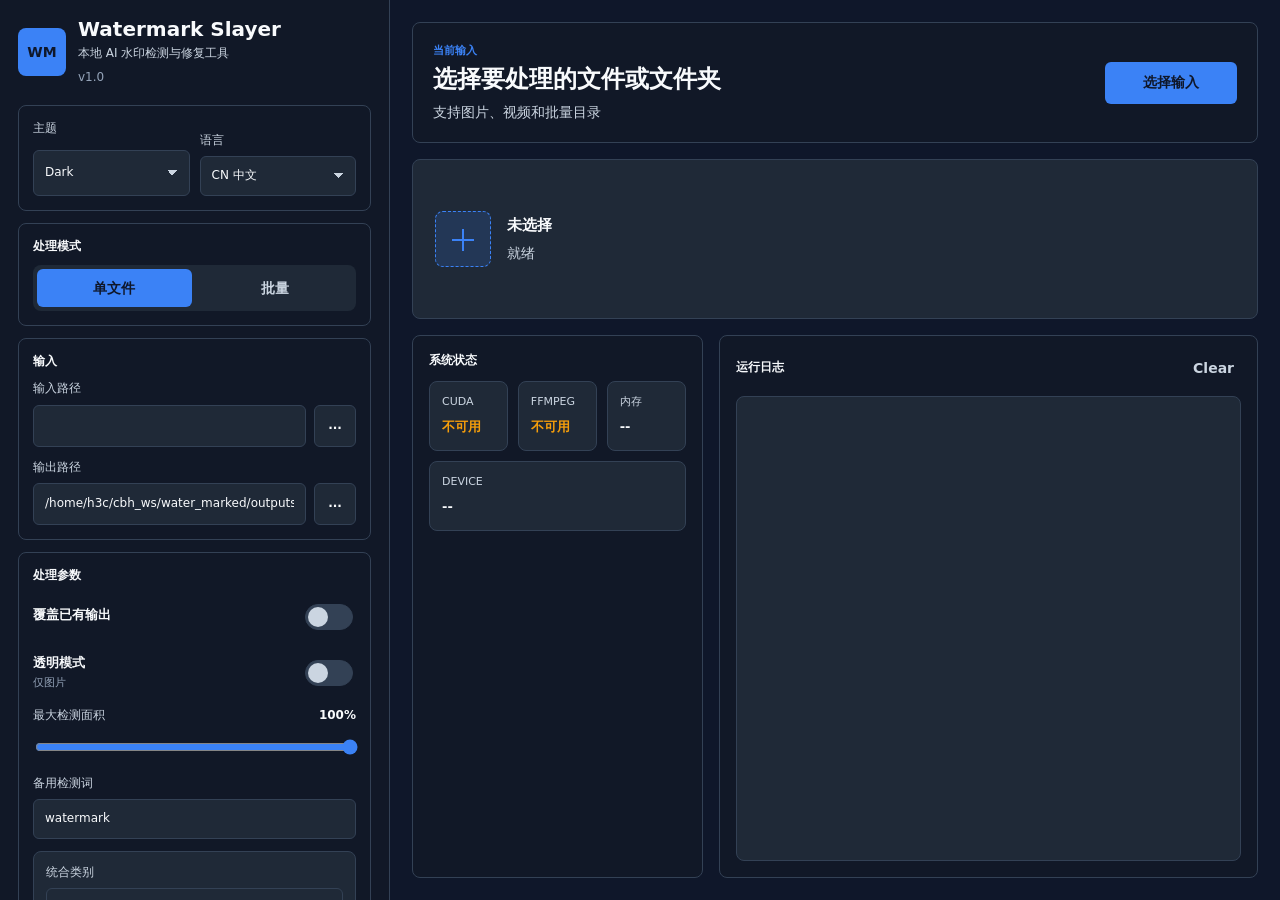
<file: archive/ui_history_20260814/legacy_original/ui_original/index.html>
<!DOCTYPE html>
<html lang="zh">
<head>
    <meta charset="UTF-8">
    <meta name="viewport" content="width=device-width, initial-scale=1.0">
    <title>Watermark Slayer</title>
    <link rel="stylesheet" href="themes.css">
</head>
<body data-theme="dark">
    <div id="app" class="app-shell">
        <aside class="sidebar" aria-label="Controls">
            <header class="brand">
                <div class="brand-mark" aria-hidden="true">WM</div>
                <div class="brand-copy">
                    <h1 data-i18n="app.title">Watermark Slayer</h1>
                    <p data-i18n="app.subtitle">Local AI watermark detection and inpainting</p>
                    <span id="appVersion" class="version">v1.0</span>
                </div>
            </header>

            <section class="control-block">
                <div class="control-grid two">
                    <label class="field">
                        <span data-i18n="labels.theme">Theme</span>
                        <select id="themeSelect"></select>
                    </label>
                    <label class="field">
                        <span data-i18n="labels.language">Language</span>
                        <select id="langSelect"></select>
                    </label>
                </div>
            </section>

            <section class="control-block">
                <div class="section-title" data-i18n="modes.label">Mode</div>
                <div class="segmented" role="group" aria-label="Mode">
                    <button id="modeSingle" type="button" class="segment active" data-mode="single" data-i18n="modes.single">Single File</button>
                    <button id="modeBatch" type="button" class="segment" data-mode="batch" data-i18n="modes.batch">Batch</button>
                </div>
            </section>

            <section class="control-block">
                <div class="section-title" data-i18n="sections.input">Input</div>
                <label class="field">
                    <span data-i18n="labels.input_path">Input path</span>
                    <div class="path-row">
                        <input id="inputPath" type="text" spellcheck="false" autocomplete="off">
                        <button id="browseInput" class="icon-button" type="button" title="Browse" aria-label="Browse input">...</button>
                    </div>
                </label>
                <label class="field">
                    <span data-i18n="labels.output_path">Output path</span>
                    <div class="path-row">
                        <input id="outputPath" type="text" spellcheck="false" autocomplete="off" data-i18n-placeholder="output.placeholder">
                        <button id="browseOutput" class="icon-button" type="button" title="Browse" aria-label="Browse output">...</button>
                    </div>
                </label>
            </section>

            <section class="control-block">
                <div class="section-title" data-i18n="sections.settings">Processing</div>
                <label class="switch-row" data-tooltip-key="settings.gaslight.tooltip">
                    <span>
                        <strong data-i18n="settings.gaslight.label">Overwrite output</strong>
                        <small data-i18n="settings.gaslight.sublabel"></small>
                    </span>
                    <input id="overwriteToggle" type="checkbox">
                </label>
                <label class="switch-row" data-tooltip-key="settings.ghost.tooltip">
                    <span>
                        <strong data-i18n="settings.ghost.label">Transparent mode</strong>
                        <small data-i18n="settings.ghost.sublabel">Images only</small>
                    </span>
                    <input id="transparentToggle" type="checkbox">
                </label>

                <label class="field range-field" data-tooltip-key="settings.sigma_detect.tooltip">
                    <span class="range-label">
                        <span data-i18n="settings.sigma_detect.label">Max detection area</span>
                        <b id="detectionValue">100%</b>
                    </span>
                    <input id="detectionRange" type="range" min="1" max="100" value="100">
                </label>

                <label class="field" data-tooltip-key="settings.detection_prompt.tooltip">
                    <span data-i18n="classes.fallback_prompt">Fallback prompt</span>
                    <input id="detectionPrompt" type="text" list="promptOptions" data-i18n-placeholder="settings.detection_prompt.placeholder">
                    <datalist id="promptOptions">
                        <option value="watermark"></option>
                        <option value="logo"></option>
                        <option value="text"></option>
                        <option value="signature"></option>
                    </datalist>
                </label>

                <div class="class-map">
                    <label class="field">
                        <span data-i18n="classes.group">Unified category</span>
                        <select id="classGroupSelect"></select>
                    </label>
                    <div id="classGroupDescription" class="class-description"></div>
                    <div class="class-output">
                        <span data-i18n="classes.output_label">Output label</span>
                        <strong id="classOutputLabel">watermark</strong>
                    </div>
                    <div class="field">
                        <span data-i18n="classes.raw_classes">Raw model classes</span>
                        <div id="classCheckboxes" class="class-checkboxes"></div>
                        <small data-i18n="classes.hint">Selected raw classes are merged into one output label for mask generation.</small>
                    </div>
                </div>

                <div class="model-map">
                    <div class="section-title" data-i18n="model_settings.title">Florence Model</div>
                    <label class="field">
                        <span data-i18n="model_settings.model_id">Model folder</span>
                        <div class="path-row">
                            <input id="florenceModelId" type="text" spellcheck="false">
                            <button id="browseFlorenceModel" class="icon-button" type="button" title="Browse">...</button>
                        </div>
                    </label>
                    <label class="field">
                        <span data-i18n="model_settings.adapter_dir">Adapter folder</span>
                        <div class="path-row">
                            <input id="florenceAdapterDir" type="text" spellcheck="false">
                            <button id="browseFlorenceAdapter" class="icon-button" type="button" title="Browse">...</button>
                        </div>
                    </label>
                    <div class="control-grid two">
                        <label class="field">
                            <span data-i18n="model_settings.max_new_tokens">Max tokens</span>
                            <input id="florenceMaxTokens" type="number" min="1" max="1024">
                        </label>
                        <label class="field">
                            <span data-i18n="model_settings.num_beams">Beams</span>
                            <input id="florenceNumBeams" type="number" min="1" max="10">
                        </label>
                    </div>
                    <label class="switch-row compact-switch">
                        <span>
                            <strong data-i18n="model_settings.use_fast_processor">Fast processor</strong>
                        </span>
                        <input id="florenceUseFastProcessor" type="checkbox">
                    </label>
                </div>

                <label class="field" data-tooltip-key="settings.output_format.tooltip">
                    <span data-i18n="settings.output_format.label">Output format</span>
                    <select id="formatSelect">
                        <option value="None" data-i18n="settings.output_format.auto">Auto</option>
                        <option value="PNG" data-i18n="settings.output_format.png">PNG</option>
                        <option value="JPG" data-i18n="settings.output_format.jpg">JPG</option>
                        <option value="WEBP" data-i18n="settings.output_format.webp">WEBP</option>
                        <option value="MP4" data-i18n="settings.output_format.mp4">MP4</option>
                        <option value="AVI" data-i18n="settings.output_format.avi">AVI</option>
                    </select>
                </label>
            </section>

            <section id="videoPanel" class="control-block">
                <div class="section-title" data-i18n="video_settings.title">Video Settings</div>
                <label class="field range-field">
                    <span class="range-label">
                        <span data-i18n="video_settings.detection_skip.label">Detection interval</span>
                        <b><span id="detectionSkipValue">1</span> <span data-i18n="video_settings.detection_skip.unit">frames</span></b>
                    </span>
                    <input id="detectionSkip" type="range" min="1" max="10" value="1">
                    <small data-i18n="video_settings.detection_skip.hint"></small>
                </label>
                <label class="field range-field">
                    <span class="range-label">
                        <span data-i18n="video_settings.fade_in.label">Lead buffer</span>
                        <b><span id="fadeInValue">0</span>s</b>
                    </span>
                    <input id="fadeIn" type="range" min="0" max="2" step="0.1" value="0">
                    <small data-i18n="video_settings.fade_in.hint"></small>
                </label>
                <label class="field range-field">
                    <span class="range-label">
                        <span data-i18n="video_settings.fade_out.label">Tail buffer</span>
                        <b><span id="fadeOutValue">0</span>s</b>
                    </span>
                    <input id="fadeOut" type="range" min="0" max="2" step="0.1" value="0">
                    <small data-i18n="video_settings.fade_out.hint"></small>
                </label>
            </section>

            <section class="control-block actions">
                <button id="startButton" type="button" class="primary-button" data-i18n="buttons.start">Start Processing</button>
                <button id="stopButton" type="button" class="secondary-button" data-i18n="buttons.stop">Stop</button>
                <button id="previewButton" type="button" class="secondary-button" data-i18n="buttons.preview">Preview Detection</button>
            </section>
        </aside>

        <main class="workspace">
            <section class="hero-panel">
                <div>
                    <p class="eyebrow" data-i18n="labels.current_file">Current input</p>
                    <h2 id="selectedTitle" data-i18n="dropzone.title">Select a file or folder</h2>
                    <p id="selectedSubtitle" data-i18n="dropzone.subtitle">Images, videos, and batch folders are supported</p>
                </div>
                <button id="stageBrowse" type="button" class="primary-button compact" data-i18n="buttons.select_input">Select Input</button>
            </section>

            <section id="dropZone" class="drop-zone" tabindex="0">
                <div class="drop-symbol" aria-hidden="true"></div>
                <div>
                    <strong id="pathDisplay" data-i18n="labels.not_selected">Not selected</strong>
                    <span id="fileKind" data-i18n="labels.ready">Ready</span>
                </div>
            </section>

            <section class="runtime-layout">
                <div class="panel system-panel">
                    <div class="panel-head">
                        <h3 data-i18n="sections.system">System</h3>
                    </div>
                    <div class="system-grid">
                        <div class="system-item">
                            <span data-i18n="status_bar.cuda">CUDA</span>
                            <strong id="cudaState">--</strong>
                        </div>
                        <div class="system-item">
                            <span data-i18n="status_bar.ffmpeg">FFmpeg</span>
                            <strong id="ffmpegState">--</strong>
                        </div>
                        <div class="system-item">
                            <span data-i18n="status_bar.ram">RAM</span>
                            <strong id="ramState">--</strong>
                        </div>
                        <div class="system-item wide">
                            <span>Device</span>
                            <strong id="gpuState">--</strong>
                        </div>
                    </div>
                </div>

                <section class="panel log-panel">
                    <div class="panel-head">
                        <h3 data-i18n="sections.logs">Logs</h3>
                        <button id="clearLogs" type="button" class="text-button">Clear</button>
                    </div>
                    <div id="logs" class="logs" aria-live="polite"></div>
                </section>
            </section>
        </main>
    </div>

    <div id="previewModal" class="modal hidden" role="dialog" aria-modal="true" aria-labelledby="previewTitle">
        <div class="modal-surface">
            <header class="modal-head">
                <div>
                    <p class="eyebrow" data-i18n="sections.preview">Preview</p>
                    <h2 id="previewTitle" data-i18n="preview_modal.title">Detection Preview</h2>
                </div>
                <button id="closePreview" type="button" class="icon-button close" aria-label="Close">x</button>
            </header>
            <div id="previewBody" class="preview-body">
                <div id="previewLoading" class="preview-appState hidden">
                    <div class="loader"></div>
                    <strong data-i18n="preview_modal.loading">Detecting...</strong>
                    <span data-i18n="preview_modal.loading_hint">The first run may need to download model files.</span>
                </div>
                <div id="previewError" class="preview-error hidden"></div>
                <img id="previewImage" class="preview-image hidden" alt="Detection preview">
            </div>
            <div class="preview-meta">
                <div>
                    <span data-i18n="preview_modal.prompt">Prompt:</span>
                    <strong id="previewPrompt">-</strong>
                </div>
                <div>
                    <span data-i18n="preview_modal.detected">Detected:</span>
                    <strong><span id="previewCount">0</span> <span data-i18n="preview_modal.regions">region(s)</span></strong>
                </div>
                <div class="wide">
                    <span data-i18n="preview_modal.source">Source:</span>
                    <strong id="previewSource">-</strong>
                </div>
            </div>
            <div class="preview-list">
                <h3 data-i18n="preview_modal.bounding_boxes">Bounding Boxes</h3>
                <div id="previewDetections"></div>
            </div>
            <div class="preview-raw test-json-grid">
                <div>
                    <h3 data-i18n="preview_modal.generated_text">Florence Generated Text</h3>
                    <pre id="previewGeneratedText"></pre>
                </div>
                <div>
                    <h3 data-i18n="preview_modal.predictions_raw">Raw OD Predictions</h3>
                    <pre id="previewRawPredictions"></pre>
                </div>
            </div>
            <footer class="modal-actions">
                <button id="rerunPreview" type="button" class="secondary-button" data-i18n="buttons.try_again">Run Again</button>
                <button id="closePreviewFooter" type="button" class="primary-button compact" data-i18n="buttons.close">Close</button>
            </footer>
        </div>
    </div>

    <div id="processModal" class="modal hidden" role="dialog" aria-modal="true" aria-labelledby="processModalTitle">
        <div class="modal-surface process-surface">
            <header class="modal-head">
                <div>
                    <p class="eyebrow" data-i18n="process_modal.eyebrow">Processing Preview</p>
                    <h2 id="processModalTitle" data-i18n="process_modal.title">Live Before / After</h2>
                </div>
                <button id="closeProcessModal" type="button" class="icon-button close" aria-label="Close">x</button>
            </header>
            <div class="process-live-grid">
                <div class="process-frame-card">
                    <div class="compare-pane-head">
                        <h4 data-i18n="compare.before">Before</h4>
                        <span id="processBeforeName">-</span>
                    </div>
                    <div class="process-frame-stage">
                        <img id="processBeforeImage" class="hidden" alt="Processing before">
                        <div id="processBeforeEmpty" class="compare-empty" data-i18n="process_modal.before_empty">Waiting for the current frame.</div>
                    </div>
                </div>
                <div class="process-frame-card">
                    <div class="compare-pane-head">
                        <h4 data-i18n="compare.after">After</h4>
                        <span id="processAfterName">-</span>
                    </div>
                    <div class="process-frame-stage">
                        <img id="processAfterImage" class="hidden" alt="Processing after">
                        <div id="processAfterEmpty" class="compare-empty" data-i18n="process_modal.after_empty">Waiting for the processed frame.</div>
                    </div>
                </div>
            </div>
            <div class="process-progress-panel">
                <div class="panel-head">
                    <h3 data-i18n="labels.progress">Progress</h3>
                    <span id="statusText" data-i18n="labels.idle">Idle</span>
                </div>
                <div class="progress-track" aria-label="Progress">
                    <div id="progressFill" class="progress-fill"></div>
                </div>
                <div class="progress-meta">
                    <span id="progressValue">0%</span>
                    <span id="statusMessage">Ready</span>
                </div>
            </div>
            <footer class="process-modal-footer">
                <span id="processModalStatus" data-i18n="process_modal.waiting">Waiting for frames...</span>
                <button id="closeProcessModalFooter" type="button" class="primary-button compact" data-i18n="buttons.close">Close</button>
            </footer>
        </div>
    </div>

    <script>
        const defaultCopy = {
            app: { title: 'Watermark Slayer', subtitle: 'Local AI watermark detection and inpainting' },
            sections: { input: 'Input', output: 'Output', settings: 'Processing', video: 'Video', system: 'System', logs: 'Logs', preview: 'Preview' },
            modes: { label: 'Mode', single: 'Single File', batch: 'Batch' },
            settings: {
                gaslight: { label: 'Overwrite output', sublabel: '', tooltip: 'Allow replacing existing output files.' },
                ghost: { label: 'Transparent mode', sublabel: 'Images only', tooltip: 'Make detected regions transparent instead of inpainting.' },
                sigma_detect: { label: 'Max detection area', tooltip: 'Detections larger than this percentage are skipped.' },
                detection_prompt: { label: 'Detection prompt', placeholder: 'watermark', tooltip: 'Tell the model what to detect.' },
                output_format: { label: 'Output format', auto: 'Auto', png: 'PNG', jpg: 'JPG', webp: 'WEBP', mp4: 'MP4', avi: 'AVI' }
            },
            classes: { title: 'Class Mapping', group: 'Unified category', raw_classes: 'Raw model classes', output_label: 'Output label', fallback_prompt: 'Fallback prompt', empty: 'No classes are available. Check detection_classes.json.', hint: 'Selected raw classes are merged into one output label for mask generation.' },
            video_settings: {
                title: 'Video Settings',
                detection_skip: { label: 'Detection interval', unit: 'frames', hint: 'Higher values are faster but may miss short-lived watermarks.' },
                fade_in: { label: 'Lead buffer', hint: 'Extend the mask backward in time.' },
                fade_out: { label: 'Tail buffer', hint: 'Extend the mask forward in time.' }
            },
            model_settings: { title: 'Florence Model', model_id: 'Model folder', adapter_dir: 'Adapter folder', max_new_tokens: 'Max tokens', num_beams: 'Beams', use_fast_processor: 'Fast processor' },
            buttons: { preview: 'Preview Detection', preview_loading: 'Detecting...', start: 'Start Processing', start_processing: 'Processing...', stop: 'Stop', select_input: 'Select Input', try_again: 'Run Again', close: 'Close' },
            compare: { title: 'Before / After', subtitle: 'Detection preview and processed output stay side by side.', waiting: 'Waiting', detecting: 'Detection preview', processing: 'Processing', frame_detected: 'Florence frame detected', frame_processed: 'iopaint frame processed', done: 'Processed', before: 'Before', after: 'After', before_empty: 'Select an image or video.', after_empty: 'Detection boxes or processed output will appear here.', before_frame: 'Frame {frame}/{total} · Florence boxes', after_frame: 'Frame {frame}/{total} · iopaint result', live_detected: 'Florence detected frame {frame}/{total}', live_processed: 'iopaint processed frame {frame}/{total}', play: 'Play', pause: 'Pause', progress: 'Progress', speed: 'Speed' },
            dropzone: { title: 'Select a file or folder', subtitle: 'Images, videos, and batch folders are supported', video_hint: 'Video file', image_hint: 'Image file', folder_hint: 'Batch folder' },
            output: { placeholder: 'Defaults to the input folder' },
            status_bar: { cuda: 'CUDA', ffmpeg: 'FFmpeg', ram: 'RAM', on: 'Available', off: 'Unavailable', cpu_mode: 'CPU Mode' },
            preview_modal: { title: 'Detection Preview', prompt: 'Prompt:', detected: 'Detected:', source: 'Source:', regions: 'region(s)', bounding_boxes: 'Bounding Boxes', generated_text: 'Florence Generated Text', predictions_raw: 'Raw OD Predictions', of_image: '% of image', too_large: 'Skipped', loading: 'Detecting...', loading_hint: 'The first run may need to download model files.' },
            process_modal: { eyebrow: 'Processing Preview', title: 'Live Before / After', waiting: 'Waiting for frames...', before_empty: 'Waiting for the current frame.', after_empty: 'Waiting for the processed frame.' },
            processing_status: ['Preparing models...', 'Detecting watermark regions...', 'Building masks...', 'Running inpainting...', 'Writing output...'],
            logs: { init: 'Interface ready.', starting: 'Processing started.', first_run_hint: 'First run may download model files.', done: 'Processing complete.', stopped: 'Task stopped.', no_input: 'Select an input path first.', ghost_video_warning: 'Transparent mode is not supported for videos. It has been disabled.', no_ffmpeg: 'FFmpeg was not detected. Video output may not include audio.', api_error: 'Backend API is unavailable. Start the app with run.sh or run.bat.', preview_failed: 'Preview failed:', preview_result: 'Detected {total} region(s); {accepted} will be processed.', cooking: 'Processing...' },
            labels: { theme: 'Theme', language: 'Language', input_path: 'Input path', output_path: 'Output path', current_file: 'Current input', idle: 'Idle', progress: 'Progress', ready: 'Ready', not_selected: 'Not selected', api_unavailable: 'API disconnected' }
        };

        const bundledUiConfig = {
            version: '1.0',
            themes: [
                { id: 'dark', name: 'Dark' },
                { id: 'light', name: 'Light' }
            ],
            languages: [
                { id: 'zh', icon: 'CN', name: '中文' },
                { id: 'en', icon: 'EN', name: 'English' }
            ]
        };

        const bundledDetectionConfig = {
            version: 1,
            default_group: 'watermark',
            groups: [
                {
                    id: 'watermark',
                    name: 'Watermark',
                    name_zh: '水印',
                    name_en: 'Watermark',
                    output_label: 'watermark',
                    task: 'od',
                    description: 'Unified watermark category composed from raw Florence-2 labels.',
                    description_zh: '由微调 Florence-2 输出的原始水印类别合并而成。',
                    description_en: 'Unified watermark category composed from raw Florence-2 labels.',
                    classes: [
                        { id: 'wm_sd', name: 'SD Watermark', name_zh: 'SD 水印', name_en: 'SD Watermark' },
                        { id: 'wm_blur', name: 'Blur Watermark', name_zh: '模糊水印', name_en: 'Blur Watermark' }
                    ]
                }
            ]
        };

        const supportedVideoExtensions = ['mp4', 'avi', 'mov', 'mkv', 'flv', 'wmv', 'webm'];
        const supportedImageExtensions = ['png', 'jpg', 'jpeg', 'webp', 'bmp'];
        const outputFormatValues = ['None', 'PNG', 'JPG', 'WEBP', 'MP4', 'AVI'];
        const fallbackOutputPath = '/home/h3c/cbh_ws/water_marked/outputs';

        const appState = {
            uiConfig: bundledUiConfig,
            detectionClassConfig: bundledDetectionConfig,
            t: defaultCopy,
            configLoaded: false,
            mode: 'single',
            overwrite: false,
            transparent: false,
            detection: 100,
            format: 'None',
            inputPath: '',
            outputPath: fallbackOutputPath,
            processing: false,
            progress: 0,
            statusMsg: '',
            theme: 'dark',
            lang: 'zh',
            detectionPrompt: 'watermark',
            detectionGroup: 'watermark',
            detectionOutputLabel: 'watermark',
            detectionTask: 'auto',
            selectedDetectionClasses: [],
            detectionSkip: 1,
            fadeIn: 0,
            fadeOut: 0,
            logs: [],
            logSeq: Date.now(),
            systemInfo: { cuda: false, gpu: '--', ffmpeg: false, ram: 0 },
            preview: { loading: false, error: '', image: '', detections: [], prompt: '', source: '', generatedText: '', predictionsRaw: [], parsed: null },
            compare: { before: null, after: null, status: 'waiting', outputPath: '', speed: 1, timeline: 0, playing: false, liveFrame: null },
            processPreview: { visible: false, beforeSrc: '', afterSrc: '', beforeName: '-', afterName: '-', status: '' },
            florenceTest: {
                modelId: '/home/h3c/cbh_ws/florence_train/fused_model',
                adapterDir: '',
                maxNewTokens: 256,
                numBeams: 3,
                useFastProcessor: true
            },
            statusTimer: null,
            saveTimer: null
        };

        const $ = (selector, root = document) => root.querySelector(selector);
        const $$ = (selector, root = document) => Array.from(root.querySelectorAll(selector));

        const dom = {};
        let framePlaybackRequest = null;

        function slayerApi() {
            return window.pywebview && window.pywebview.api ? window.pywebview.api : null;
        }

        function text(path, fallback = '') {
            const fromLang = path.split('.').reduce((acc, part) => acc && acc[part], appState.t);
            if (typeof fromLang === 'string') return fromLang;
            const fromFallback = path.split('.').reduce((acc, part) => acc && acc[part], defaultCopy);
            return typeof fromFallback === 'string' ? fromFallback : fallback;
        }

        function normalizeThemeChoice(theme) {
            const themes = appState.uiConfig.themes.map(item => item.id);
            return themes.includes(theme) ? theme : 'dark';
        }

        function normalizeLanguageChoice(lang) {
            const langs = appState.uiConfig.languages.map(item => item.id);
            return langs.includes(lang) ? lang : 'zh';
        }

        function normalizeOutputFormat(format) {
            return outputFormatValues.includes(format) ? format : 'None';
        }

        function activeClassGroup() {
            const groups = appState.detectionClassConfig.groups || [];
            return groups.find(group => group.id === appState.detectionGroup) || groups[0] || null;
        }

        function classGroupIds(group) {
            return (group && Array.isArray(group.classes) ? group.classes : []).map(item => item.id || item).filter(Boolean);
        }

        function normalizeClassGroup(groupId) {
            const groups = appState.detectionClassConfig.groups || [];
            if (groups.some(group => group.id === groupId)) return groupId;
            return appState.detectionClassConfig.default_group || (groups[0] && groups[0].id) || 'watermark';
        }

        function normalizeClassSelection(selected, group) {
            const available = classGroupIds(group);
            const selectedSet = new Set(Array.isArray(selected) ? selected : []);
            const normalized = available.filter(id => selectedSet.has(id));
            return normalized.length ? normalized : available;
        }

        function localizedClassValue(item, key) {
            if (!item) return '';
            return item[`${key}_${appState.lang}`] || item[key] || item.id || '';
        }

        function normalizeRuntimePath(path) {
            if (path === null || path === undefined) return '';
            let value = String(path).trim();
            if (!value) return '';

            if (value.startsWith('file://')) {
                try {
                    const url = new URL(value);
                    if (url.protocol === 'file:') {
                        value = decodeURIComponent(url.pathname || '');
                    }
                } catch (error) {
                    // Keep the original text if it is not a valid URL.
                }
            }

            value = value.replace(/\\/g, '/');
            const driveMatch = value.match(/^\/?([A-Za-z]):\/(.*)$/);
            if (driveMatch) {
                value = `/mnt/${driveMatch[1].toLowerCase()}/${driveMatch[2]}`;
            }
            return value;
        }

        function extensionForPath(path) {
            path = normalizeRuntimePath(path);
            if (!path || !path.includes('.')) return '';
            return path.split('.').pop().toLowerCase();
        }

        function pathIsVideo(path) {
            return supportedVideoExtensions.includes(extensionForPath(path));
        }

        function pathIsImage(path) {
            return supportedImageExtensions.includes(extensionForPath(path));
        }

        function formatPathLabel(path) {
            return normalizeRuntimePath(path) || text('labels.not_selected', 'Not selected');
        }

        function toggleHidden(node, hidden) {
            node.classList.toggle('hidden', Boolean(hidden));
        }

        async function fetchJsonAsset(url) {
            const response = await fetch(url, { cache: 'no-store' });
            if (!response.ok) throw new Error(response.statusText);
            return response.json();
        }

        async function loadUiManifest() {
            try {
                appState.uiConfig = await fetchJsonAsset('config.json');
            } catch (error) {
                appState.uiConfig = bundledUiConfig;
            }
            dom.appVersion.textContent = 'v' + (appState.uiConfig.version || '1.0');
            populateUiSelects();
        }

        async function loadDetectionClassManifest() {
            try {
                appState.detectionClassConfig = await fetchJsonAsset('detection_classes.json');
            } catch (error) {
                appState.detectionClassConfig = bundledDetectionConfig;
            }
            populateClassGroups();
            appState.detectionGroup = normalizeClassGroup(appState.detectionGroup);
            const group = activeClassGroup();
            appState.detectionOutputLabel = group ? (group.output_label || group.id) : 'watermark';
            appState.detectionTask = group ? (group.task || 'auto') : 'auto';
            appState.selectedDetectionClasses = normalizeClassSelection(appState.selectedDetectionClasses, group);
        }

        async function loadLanguagePack(lang) {
            const safeLang = normalizeLanguageChoice(lang);
            try {
                appState.t = await fetchJsonAsset(`lang/${safeLang}.json`);
            } catch (error) {
                appState.t = defaultCopy;
            }
            appState.lang = safeLang;
            populateClassGroups();
            document.documentElement.lang = safeLang === 'zh' ? 'zh' : 'en';
            document.title = text('app.title', 'Watermark Slayer');
            applyTranslations();
            renderApp();
        }

        function populateUiSelects() {
            dom.themeSelect.innerHTML = '';
            appState.uiConfig.themes.forEach(theme => {
                const option = document.createElement('option');
                option.value = theme.id;
                option.textContent = theme.name || theme.id;
                dom.themeSelect.appendChild(option);
            });

            dom.langSelect.innerHTML = '';
            appState.uiConfig.languages.forEach(lang => {
                const option = document.createElement('option');
                option.value = lang.id;
                option.textContent = `${lang.icon ? lang.icon + ' ' : ''}${lang.name || lang.id}`;
                dom.langSelect.appendChild(option);
            });
        }

        function populateClassGroups() {
            dom.classGroupSelect.innerHTML = '';
            const groups = appState.detectionClassConfig.groups || [];
            groups.forEach(group => {
                const option = document.createElement('option');
                option.value = group.id;
                option.textContent = localizedClassValue(group, 'name') || group.output_label || group.id;
                dom.classGroupSelect.appendChild(option);
            });
        }

        function applyTranslations() {
            $$('[data-i18n]').forEach(node => {
                node.textContent = text(node.dataset.i18n, node.textContent);
            });
            $$('[data-i18n-placeholder]').forEach(node => {
                node.placeholder = text(node.dataset.i18nPlaceholder, node.placeholder);
            });
            $$('[data-tooltip-key]').forEach(node => {
                const tooltip = text(node.dataset.tooltipKey, '');
                if (tooltip) node.dataset.tooltip = tooltip;
            });
        }

        function applyThemeChoice(theme) {
            appState.theme = normalizeThemeChoice(theme);
            document.body.dataset.theme = appState.theme;
            dom.themeSelect.value = appState.theme;
        }

        function collectBridgeState() {
            return {
                input_path: normalizeRuntimePath(appState.inputPath),
                output_path: normalizeRuntimePath(appState.outputPath),
                overwrite: appState.overwrite,
                transparent: appState.transparent,
                max_bbox_percent: appState.detection,
                force_format: appState.format,
                mode: appState.mode,
                detection_prompt: appState.detectionPrompt,
                detection_group: appState.detectionGroup,
                detection_classes: appState.selectedDetectionClasses,
                detection_output_label: appState.detectionOutputLabel,
                detection_task: appState.detectionTask,
                florence_model_id: normalizeRuntimePath(appState.florenceTest.modelId),
                florence_adapter_dir: normalizeRuntimePath(appState.florenceTest.adapterDir),
                florence_max_new_tokens: parseInt(appState.florenceTest.maxNewTokens, 10) || 256,
                florence_num_beams: parseInt(appState.florenceTest.numBeams, 10) || 3,
                florence_use_fast_processor: appState.florenceTest.useFastProcessor,
                detection_skip: parseInt(appState.detectionSkip, 10) || 1,
                fade_in: parseFloat(appState.fadeIn) || 0,
                fade_out: parseFloat(appState.fadeOut) || 0,
                theme: appState.theme,
                lang: appState.lang
            };
        }

        function queueBridgeStateSave() {
            if (!appState.configLoaded || !slayerApi()) return;
            clearTimeout(appState.saveTimer);
            appState.saveTimer = setTimeout(async () => {
                try {
                    await slayerApi().store_ui_state(collectBridgeState());
                } catch (error) {
                    console.log('Config save failed:', error);
                }
            }, 400);
        }

        async function restoreBridgeState() {
            if (!slayerApi()) return false;
            try {
                const config = await slayerApi().fetch_ui_state() || {};
                appState.inputPath = normalizeRuntimePath(config.input_path || '');
                appState.outputPath = Object.prototype.hasOwnProperty.call(config, 'output_path') ? (normalizeRuntimePath(config.output_path || fallbackOutputPath) || fallbackOutputPath) : fallbackOutputPath;
                appState.overwrite = Boolean(config.overwrite);
                appState.transparent = Boolean(config.transparent);
                appState.detection = Number(config.max_bbox_percent || 100);
                appState.format = normalizeOutputFormat(config.force_format || 'None');
                appState.mode = config.mode === 'batch' ? 'batch' : 'single';
                appState.detectionPrompt = config.detection_prompt || 'watermark';
                appState.detectionGroup = normalizeClassGroup(config.detection_group || appState.detectionClassConfig.default_group || 'watermark');
                appState.detectionOutputLabel = config.detection_output_label || (activeClassGroup() && activeClassGroup().output_label) || 'watermark';
                appState.detectionTask = config.detection_task || (activeClassGroup() && activeClassGroup().task) || 'auto';
                appState.selectedDetectionClasses = normalizeClassSelection(config.detection_classes || [], activeClassGroup());
                appState.florenceTest.modelId = Object.prototype.hasOwnProperty.call(config, 'florence_model_id') ? normalizeRuntimePath(config.florence_model_id) : appState.florenceTest.modelId;
                appState.florenceTest.adapterDir = Object.prototype.hasOwnProperty.call(config, 'florence_adapter_dir') ? normalizeRuntimePath(config.florence_adapter_dir) : appState.florenceTest.adapterDir;
                appState.florenceTest.maxNewTokens = parseInt(config.florence_max_new_tokens || appState.florenceTest.maxNewTokens, 10);
                appState.florenceTest.numBeams = parseInt(config.florence_num_beams || appState.florenceTest.numBeams, 10);
                appState.florenceTest.useFastProcessor = config.florence_use_fast_processor !== false;
                appState.detectionSkip = parseInt(config.detection_skip || 1, 10);
                appState.fadeIn = parseFloat(config.fade_in || 0);
                appState.fadeOut = parseFloat(config.fade_out || 0);
                applyThemeChoice(config.theme || 'dark');
                await loadLanguagePack(config.lang || 'zh');
                appState.configLoaded = true;
                appendLogLine(text('logs.init', 'Interface ready.'), 'info');
                renderApp();
                await loadSourceMedia();
                return true;
            } catch (error) {
                console.log('Config load failed:', error);
                return false;
            }
        }

        function waitForBridgeState() {
            return new Promise(resolve => {
                let done = false;
                const finish = value => {
                    if (!done) {
                        done = true;
                        resolve(value);
                    }
                };
                const attempt = async () => {
                    const loaded = await restoreBridgeState();
                    if (loaded) finish(true);
                };
                if (slayerApi()) {
                    attempt();
                } else {
                    window.addEventListener('pywebviewready', attempt, { once: true });
                    setTimeout(() => finish(false), 2500);
                }
            });
        }

        function cacheDom() {
            [
                'appVersion', 'themeSelect', 'langSelect', 'modeSingle', 'modeBatch',
                'inputPath', 'outputPath', 'browseInput', 'browseOutput',
                'overwriteToggle', 'transparentToggle', 'detectionRange', 'detectionValue',
                'detectionPrompt', 'formatSelect', 'videoPanel', 'detectionSkip',
                'classGroupSelect', 'classGroupDescription', 'classOutputLabel', 'classCheckboxes',
                'detectionSkipValue', 'fadeIn', 'fadeInValue', 'fadeOut', 'fadeOutValue',
                'startButton', 'stopButton', 'previewButton', 'stageBrowse', 'dropZone',
                'florenceModelId', 'browseFlorenceModel', 'florenceAdapterDir',
                'browseFlorenceAdapter', 'florenceMaxTokens', 'florenceNumBeams',
                'florenceUseFastProcessor', 'selectedTitle', 'selectedSubtitle', 'pathDisplay', 'fileKind',
                'statusText', 'progressFill', 'progressValue', 'statusMessage',
                'cudaState', 'ffmpegState', 'ramState', 'gpuState', 'logs', 'clearLogs',
                'previewModal', 'closePreview', 'closePreviewFooter', 'previewLoading',
                'previewError', 'previewImage', 'previewPrompt', 'previewCount',
                'previewSource', 'previewDetections', 'previewGeneratedText',
                'previewRawPredictions', 'rerunPreview', 'processModal',
                'closeProcessModal', 'closeProcessModalFooter', 'processBeforeName',
                'processAfterName', 'processBeforeImage', 'processAfterImage',
                'processBeforeEmpty', 'processAfterEmpty', 'processModalStatus'
            ].forEach(id => {
                dom[id] = document.getElementById(id);
            });
        }

        function wireEvents() {
            dom.themeSelect.addEventListener('change', () => {
                applyThemeChoice(dom.themeSelect.value);
                queueBridgeStateSave();
            });
            dom.langSelect.addEventListener('change', async () => {
                await loadLanguagePack(dom.langSelect.value);
                queueBridgeStateSave();
            });

            dom.modeSingle.addEventListener('click', () => setInputMode('single'));
            dom.modeBatch.addEventListener('click', () => setInputMode('batch'));

            dom.inputPath.addEventListener('input', () => {
                appState.inputPath = normalizeRuntimePath(dom.inputPath.value);
                appState.compare.after = null;
                appState.compare.outputPath = '';
                appState.compare.status = 'waiting';
                queueBridgeStateSave();
                renderApp();
                loadSourceMedia();
            });
            dom.outputPath.addEventListener('input', () => {
                appState.outputPath = normalizeRuntimePath(dom.outputPath.value);
                queueBridgeStateSave();
            });
            dom.browseInput.addEventListener('click', chooseInputPath);
            dom.browseOutput.addEventListener('click', chooseOutputPath);
            dom.stageBrowse.addEventListener('click', chooseInputPath);
            dom.dropZone.addEventListener('click', chooseInputPath);
            dom.dropZone.addEventListener('keydown', event => {
                if (event.key === 'Enter' || event.key === ' ') {
                    event.preventDefault();
                    chooseInputPath();
                }
            });
            dom.dropZone.addEventListener('dragover', event => {
                event.preventDefault();
                dom.dropZone.classList.add('dragging');
            });
            dom.dropZone.addEventListener('dragleave', () => dom.dropZone.classList.remove('dragging'));
            dom.dropZone.addEventListener('drop', event => {
                event.preventDefault();
                dom.dropZone.classList.remove('dragging');
                const file = event.dataTransfer.files && event.dataTransfer.files[0];
                if (file && file.path) {
                    appState.inputPath = normalizeRuntimePath(file.path);
                    queueBridgeStateSave();
                    renderApp();
                }
            });

            dom.overwriteToggle.addEventListener('change', () => {
                appState.overwrite = dom.overwriteToggle.checked;
                queueBridgeStateSave();
            });
            dom.transparentToggle.addEventListener('change', () => {
                appState.transparent = dom.transparentToggle.checked;
                queueBridgeStateSave();
                renderApp();
            });
            dom.detectionRange.addEventListener('input', () => {
                appState.detection = parseInt(dom.detectionRange.value, 10);
                renderApp();
            });
            dom.detectionRange.addEventListener('change', queueBridgeStateSave);
            dom.detectionPrompt.addEventListener('input', () => {
                appState.detectionPrompt = dom.detectionPrompt.value;
                queueBridgeStateSave();
            });
            dom.classGroupSelect.addEventListener('change', () => {
                appState.detectionGroup = normalizeClassGroup(dom.classGroupSelect.value);
                const group = activeClassGroup();
                appState.detectionOutputLabel = group ? (group.output_label || group.id) : 'watermark';
                appState.detectionTask = group ? (group.task || 'auto') : 'auto';
                appState.selectedDetectionClasses = normalizeClassSelection([], group);
                queueBridgeStateSave();
                renderApp();
            });
            dom.formatSelect.addEventListener('change', () => {
                appState.format = normalizeOutputFormat(dom.formatSelect.value);
                queueBridgeStateSave();
            });
            dom.detectionSkip.addEventListener('input', () => {
                appState.detectionSkip = parseInt(dom.detectionSkip.value, 10);
                renderApp();
            });
            dom.detectionSkip.addEventListener('change', queueBridgeStateSave);
            dom.fadeIn.addEventListener('input', () => {
                appState.fadeIn = parseFloat(dom.fadeIn.value);
                renderApp();
            });
            dom.fadeIn.addEventListener('change', queueBridgeStateSave);
            dom.fadeOut.addEventListener('input', () => {
                appState.fadeOut = parseFloat(dom.fadeOut.value);
                renderApp();
            });
            dom.fadeOut.addEventListener('change', queueBridgeStateSave);

            dom.startButton.addEventListener('click', launchProcessing);
            dom.stopButton.addEventListener('click', haltProcessing);
            dom.previewButton.addEventListener('click', launchPreview);
            dom.rerunPreview.addEventListener('click', launchPreview);
            dom.browseFlorenceModel.addEventListener('click', () => chooseFlorencePath('modelId'));
            dom.browseFlorenceAdapter.addEventListener('click', () => chooseFlorencePath('adapterDir'));
            dom.florenceModelId.addEventListener('input', () => { appState.florenceTest.modelId = normalizeRuntimePath(dom.florenceModelId.value); queueBridgeStateSave(); });
            dom.florenceAdapterDir.addEventListener('input', () => { appState.florenceTest.adapterDir = normalizeRuntimePath(dom.florenceAdapterDir.value); queueBridgeStateSave(); });
            dom.florenceMaxTokens.addEventListener('input', () => { appState.florenceTest.maxNewTokens = parseInt(dom.florenceMaxTokens.value, 10) || 256; queueBridgeStateSave(); });
            dom.florenceNumBeams.addEventListener('input', () => { appState.florenceTest.numBeams = parseInt(dom.florenceNumBeams.value, 10) || 3; queueBridgeStateSave(); });
            dom.florenceUseFastProcessor.addEventListener('change', () => { appState.florenceTest.useFastProcessor = dom.florenceUseFastProcessor.checked; queueBridgeStateSave(); });
            dom.closePreview.addEventListener('click', hidePreviewDialog);
            dom.closePreviewFooter.addEventListener('click', hidePreviewDialog);
            dom.previewModal.addEventListener('click', event => {
                if (event.target === dom.previewModal) hidePreviewDialog();
            });
            dom.closeProcessModal.addEventListener('click', hideProcessDialog);
            dom.closeProcessModalFooter.addEventListener('click', hideProcessDialog);
            dom.processModal.addEventListener('click', event => {
                if (event.target === dom.processModal) hideProcessDialog();
            });
            dom.clearLogs.addEventListener('click', () => {
                appState.logs = [];
                renderLogPanel();
            });
        }

        function setInputMode(mode) {
            appState.mode = mode === 'batch' ? 'batch' : 'single';
            queueBridgeStateSave();
            renderApp();
        }

        async function chooseInputPath() {
            if (!slayerApi()) {
                appendLogLine(text('logs.api_error'), 'error');
                return;
            }
            try {
                const path = appState.mode === 'single'
                    ? await slayerApi().choose_media_file()
                    : await slayerApi().choose_directory();
                if (path) {
                    appState.inputPath = normalizeRuntimePath(path);
                    appState.compare.after = null;
                    appState.compare.outputPath = '';
                    appState.compare.status = 'waiting';
                    queueBridgeStateSave();
                    renderApp();
                    await loadSourceMedia();
                }
            } catch (error) {
                appendLogLine(error.message, 'error');
            }
        }

        async function chooseOutputPath() {
            if (!slayerApi()) {
                appendLogLine(text('logs.api_error'), 'error');
                return;
            }
            try {
                const path = await slayerApi().choose_directory();
                if (path) {
                    appState.outputPath = normalizeRuntimePath(path);
                    queueBridgeStateSave();
                    renderApp();
                }
            } catch (error) {
                appendLogLine(error.message, 'error');
            }
        }

        async function chooseFlorencePath(key) {
            if (!slayerApi()) {
                appendLogLine(text('logs.api_error'), 'error');
                return;
            }
            try {
                const path = await slayerApi().choose_directory();
                if (path) {
                    appState.florenceTest[key] = normalizeRuntimePath(path);
                    queueBridgeStateSave();
                    renderDetectorSettings();
                }
            } catch (error) {
                appendLogLine(error.message, 'error');
            }
        }

        async function launchProcessing() {
            appState.inputPath = normalizeRuntimePath(appState.inputPath);
            appState.outputPath = normalizeRuntimePath(appState.outputPath) || fallbackOutputPath;
            appState.florenceTest.modelId = normalizeRuntimePath(appState.florenceTest.modelId);
            appState.florenceTest.adapterDir = normalizeRuntimePath(appState.florenceTest.adapterDir);

            if (!appState.inputPath) {
                appendLogLine(text('logs.no_input'), 'error');
                return;
            }
            if (!slayerApi()) {
                appendLogLine(text('logs.api_error'), 'error');
                return;
            }
            if (pathIsVideo(appState.inputPath) && appState.transparent) {
                appState.transparent = false;
                appendLogLine(text('logs.ghost_video_warning'), 'warning');
            }
            if (pathIsVideo(appState.inputPath) && !appState.systemInfo.ffmpeg) {
                appendLogLine(text('logs.no_ffmpeg'), 'warning');
            }

            appState.processing = true;
            appState.progress = 0;
            appState.statusMsg = text('processing_status.0', text('logs.cooking'));
            appState.compare.status = 'processing';
            appState.compare.outputPath = '';
            appState.compare.liveFrame = null;
            resetProcessPreview();
            showProcessDialog();
            appendLogLine(text('logs.starting'), 'info');
            appendLogLine(text('logs.first_run_hint'), 'muted');
            beginStatusTicker();
            renderApp();

            try {
                await loadSourceMedia();
                updateProcessPreviewFromMedia('before', appState.compare.before, text('compare.before'));
                if (pathIsVideo(appState.inputPath)) {
                    appState.compare.after = null;
                    appState.compare.status = 'processing';
                    renderComparisonPane();
                } else {
                    await prepareDetectionPane();
                }
                const result = await slayerApi().launch_slayer_job({
                    input: normalizeRuntimePath(appState.inputPath),
                    output: normalizeRuntimePath(appState.outputPath),
                    overwrite: appState.overwrite,
                    transparent: appState.transparent,
                    max_bbox: appState.detection,
                    format: appState.format,
                    mode: appState.mode,
                    detection_prompt: appState.detectionPrompt || 'watermark',
                    detection_group: appState.detectionGroup,
                    detection_classes: appState.selectedDetectionClasses,
                    detection_output_label: appState.detectionOutputLabel || 'watermark',
                    detection_task: appState.detectionTask || 'auto',
                    florence_model_id: normalizeRuntimePath(appState.florenceTest.modelId),
                    florence_adapter_dir: normalizeRuntimePath(appState.florenceTest.adapterDir),
                    florence_max_new_tokens: parseInt(appState.florenceTest.maxNewTokens, 10) || 256,
                    florence_num_beams: parseInt(appState.florenceTest.numBeams, 10) || 3,
                    florence_use_fast_processor: appState.florenceTest.useFastProcessor,
                    detection_skip: parseInt(appState.detectionSkip, 10) || 1,
                    fade_in: parseFloat(appState.fadeIn) || 0,
                    fade_out: parseFloat(appState.fadeOut) || 0,
                    theme: appState.theme,
                    lang: appState.lang
                });
                if (result && result.error) {
                    appendLogLine(result.error, 'error');
                    appState.processing = false;
                    appState.processPreview.status = result.error;
                    endStatusTicker();
                    renderApp();
                }
            } catch (error) {
                appendLogLine(error.message, 'error');
                appState.processing = false;
                appState.processPreview.status = error.message;
                endStatusTicker();
                renderApp();
            }
        }

        async function haltProcessing() {
            if (slayerApi()) {
                try {
                    await slayerApi().halt_slayer_job();
                } catch (error) {
                    appendLogLine(error.message, 'error');
                }
            }
            appState.processing = false;
            appState.compare.playing = false;
            stopFramePlayback();
            endStatusTicker();
            appendLogLine(text('logs.stopped'), 'warning');
            renderApp();
        }

        async function launchPreview() {
            appState.inputPath = normalizeRuntimePath(appState.inputPath);
            appState.florenceTest.modelId = normalizeRuntimePath(appState.florenceTest.modelId);
            appState.florenceTest.adapterDir = normalizeRuntimePath(appState.florenceTest.adapterDir);

            if (!appState.inputPath) {
                appendLogLine(text('logs.no_input'), 'error');
                return;
            }
            if (!slayerApi()) {
                appendLogLine(text('logs.api_error'), 'error');
                return;
            }

            appState.preview.loading = true;
            appState.preview.error = '';
            appState.preview.image = '';
            appState.preview.detections = [];
            appState.preview.generatedText = '';
            appState.preview.predictionsRaw = [];
            appState.preview.parsed = null;
            showPreviewDialog();
            renderPreviewDialog();

            try {
                const result = await slayerApi().preview_slayer_detection({
                    input: normalizeRuntimePath(appState.inputPath),
                    detection_prompt: appState.detectionPrompt || 'watermark',
                    detection_group: appState.detectionGroup,
                    detection_classes: appState.selectedDetectionClasses,
                    detection_output_label: appState.detectionOutputLabel || 'watermark',
                    detection_task: appState.detectionTask || 'auto',
                    florence_model_id: normalizeRuntimePath(appState.florenceTest.modelId),
                    florence_adapter_dir: normalizeRuntimePath(appState.florenceTest.adapterDir),
                    florence_max_new_tokens: parseInt(appState.florenceTest.maxNewTokens, 10) || 256,
                    florence_num_beams: parseInt(appState.florenceTest.numBeams, 10) || 3,
                    florence_use_fast_processor: appState.florenceTest.useFastProcessor,
                    max_bbox: appState.detection
                });
                if (result.error) {
                    appState.preview.error = result.error;
                    appendLogLine(`${text('logs.preview_failed')} ${result.error}`, 'error');
                } else {
                    appState.preview.image = result.image;
                    appState.preview.detections = result.detections || [];
                    appState.preview.generatedText = result.generated_text || '';
                    appState.preview.predictionsRaw = result.predictions_raw || [];
                    appState.preview.parsed = result.parsed || null;
                    const rawClasses = result.raw_classes || appState.selectedDetectionClasses || [];
                    appState.preview.prompt = rawClasses.length
                        ? `${rawClasses.join(', ')} -> ${result.output_label || appState.detectionOutputLabel || 'watermark'}`
                        : (result.prompt_used || appState.detectionPrompt);
                    appState.preview.source = result.source || appState.inputPath;
                    const accepted = appState.preview.detections.filter(item => item.accepted).length;
                    const total = appState.preview.detections.length;
                    appendLogLine(text('logs.preview_result').replace('{total}', total).replace('{accepted}', accepted), 'info');
                }
            } catch (error) {
                appState.preview.error = error.message;
                appendLogLine(`${text('logs.preview_failed')} ${error.message}`, 'error');
            } finally {
                appState.preview.loading = false;
                renderPreviewDialog();
            }
        }

        function showPreviewDialog() {
            toggleHidden(dom.previewModal, false);
        }

        function hidePreviewDialog() {
            toggleHidden(dom.previewModal, true);
        }

        function showProcessDialog() {
            appState.processPreview.visible = true;
            renderProcessDialog();
        }

        function hideProcessDialog() {
            appState.processPreview.visible = false;
            renderProcessDialog();
        }

        function beginStatusTicker() {
            endStatusTicker();
            appState.statusTimer = setInterval(() => {
                const items = Array.isArray(appState.t.processing_status) ? appState.t.processing_status : defaultCopy.processing_status;
                if (appState.processing && items.length) {
                    appState.statusMsg = items[Math.floor(Math.random() * items.length)];
                    renderProgressState();
                }
            }, 2500);
        }

        function endStatusTicker() {
            if (appState.statusTimer) {
                clearInterval(appState.statusTimer);
                appState.statusTimer = null;
            }
        }

        function appendLogLine(message, color = 'muted') {
            const type = logTypeForColor(color);
            const now = new Date();
            appState.logs.push({
                id: appState.logSeq++,
                time: now.toTimeString().slice(0, 8),
                message,
                type
            });
            if (appState.logs.length > 150) appState.logs = appState.logs.slice(-150);
            renderLogPanel();
        }

        function logTypeForColor(color) {
            const value = String(color || '').toLowerCase();
            if (value.includes('error') || value.includes('failed')) return 'error';
            if (value.includes('warning') || value.includes('yellow')) return 'warning';
            if (value.includes('green') || value.includes('success') || value.includes('cyan')) return 'success';
            if (value.includes('info')) return 'info';
            return 'muted';
        }

        function renderApp() {
            dom.themeSelect.value = appState.theme;
            dom.langSelect.value = appState.lang;
            dom.inputPath.value = normalizeRuntimePath(appState.inputPath);
            dom.outputPath.value = normalizeRuntimePath(appState.outputPath);
            dom.overwriteToggle.checked = appState.overwrite;
            dom.transparentToggle.checked = appState.transparent;
            dom.detectionRange.value = appState.detection;
            dom.detectionValue.textContent = `${appState.detection}%`;
            dom.detectionPrompt.value = appState.detectionPrompt;
            renderClassSelectors();
            dom.formatSelect.value = appState.format;
            dom.detectionSkip.value = appState.detectionSkip;
            dom.detectionSkipValue.textContent = appState.detectionSkip;
            dom.fadeIn.value = appState.fadeIn;
            dom.fadeInValue.textContent = Number(appState.fadeIn).toFixed(1).replace('.0', '');
            dom.fadeOut.value = appState.fadeOut;
            dom.fadeOutValue.textContent = Number(appState.fadeOut).toFixed(1).replace('.0', '');

            dom.modeSingle.classList.toggle('active', appState.mode === 'single');
            dom.modeBatch.classList.toggle('active', appState.mode === 'batch');
            toggleHidden(dom.videoPanel, !pathIsVideo(appState.inputPath));

            dom.startButton.disabled = appState.processing || !appState.inputPath;
            dom.stopButton.disabled = !appState.processing;
            dom.previewButton.disabled = appState.processing || !appState.inputPath;
            dom.startButton.textContent = appState.processing ? text('buttons.start_processing') : text('buttons.start');

            renderSourceSummary();
            renderDetectorSettings();
            renderComparisonPane();
            renderProgressState();
            renderSystemState();
            renderPreviewDialog();
            renderProcessDialog();
        }

        function renderSourceSummary() {
            const path = normalizeRuntimePath(appState.inputPath);
            dom.pathDisplay.textContent = formatPathLabel(path);
            if (!path) {
                dom.selectedTitle.textContent = text('dropzone.title');
                dom.selectedSubtitle.textContent = text('dropzone.subtitle');
                dom.fileKind.textContent = text('labels.ready');
                return;
            }
            dom.selectedTitle.textContent = path.split(/[\\/]/).pop() || path;
            dom.selectedSubtitle.textContent = path;
            if (pathIsVideo(path)) {
                dom.fileKind.textContent = text('dropzone.video_hint');
            } else if (pathIsImage(path)) {
                dom.fileKind.textContent = text('dropzone.image_hint');
            } else {
                dom.fileKind.textContent = appState.mode === 'batch' ? text('dropzone.folder_hint') : text('labels.ready');
            }
        }

        function renderClassSelectors() {
            const group = activeClassGroup();
            dom.classGroupSelect.value = appState.detectionGroup;
            dom.classCheckboxes.innerHTML = '';

            if (!group) {
                dom.classGroupDescription.textContent = text('classes.empty');
                dom.classOutputLabel.textContent = 'watermark';
                return;
            }

            appState.detectionOutputLabel = group.output_label || group.id || 'watermark';
            appState.detectionTask = group.task || appState.detectionTask || 'auto';
            dom.classOutputLabel.textContent = appState.detectionOutputLabel;
            dom.classGroupDescription.textContent = localizedClassValue(group, 'description') || text('classes.hint');

            const classes = Array.isArray(group.classes) ? group.classes : [];
            if (!classes.length) {
                dom.classCheckboxes.textContent = text('classes.empty');
                return;
            }

            const selected = new Set(appState.selectedDetectionClasses);
            classes.forEach(item => {
                const classId = item.id || item;
                const label = localizedClassValue(item, 'name') || classId;
                const row = document.createElement('label');
                row.className = 'class-chip';
                row.innerHTML = '<input type="checkbox"><span></span><code></code>';
                const checkbox = row.querySelector('input');
                checkbox.checked = selected.has(classId);
                row.querySelector('span').textContent = label;
                row.querySelector('code').textContent = classId;
                checkbox.addEventListener('change', () => {
                    const next = new Set(appState.selectedDetectionClasses);
                    if (checkbox.checked) {
                        next.add(classId);
                    } else {
                        next.delete(classId);
                    }
                    appState.selectedDetectionClasses = classGroupIds(group).filter(id => next.has(id));
                    queueBridgeStateSave();
                    renderClassSelectors();
                });
                dom.classCheckboxes.appendChild(row);
            });
        }

        function renderDetectorSettings() {
            dom.florenceModelId.value = normalizeRuntimePath(appState.florenceTest.modelId);
            dom.florenceAdapterDir.value = normalizeRuntimePath(appState.florenceTest.adapterDir);
            dom.florenceMaxTokens.value = appState.florenceTest.maxNewTokens;
            dom.florenceNumBeams.value = appState.florenceTest.numBeams;
            dom.florenceUseFastProcessor.checked = appState.florenceTest.useFastProcessor;
        }

        function mediaSourceUrl(media) {
            if (!media) return '';
            if (media.kind === 'image' && media.data) {
                return media.data_url || `data:${media.mime || 'image/png'};base64,${media.data}`;
            }
            if (media.kind === 'image' && media.url) return media.url;
            if (media.kind === 'video' && media.url) {
                return media.url;
            }
            return '';
        }

        function supportsFramePlayback(media) {
            return Boolean(media && media.kind === 'video' && media.frame_url_template && Number(media.frame_count || 0) > 0);
        }

        function frameSourceUrl(media) {
            if (!supportsFramePlayback(media)) return '';
            const frameCount = Math.max(1, Number(media.frame_count || 1));
            const frameIndex = Math.max(0, Math.min(frameCount - 1, Math.round((appState.compare.timeline / 1000) * (frameCount - 1))));
            const version = media.mtime_ns ? `?v=${media.mtime_ns}` : '';
            return `${media.frame_url_template.replace('{frame}', String(frameIndex))}${version}`;
        }

        function imageOnlySource(media) {
            if (!media) return '';
            if (media.kind === 'image') return mediaSourceUrl(media);
            if (media.kind === 'video') {
                return media.poster_data_url
                    || (media.poster_data ? `data:${media.poster_mime || 'image/jpeg'};base64,${media.poster_data}` : '')
                    || frameSourceUrl(media);
            }
            return '';
        }

        function hasFrameComparison() {
            return supportsFramePlayback(appState.compare.before) && supportsFramePlayback(appState.compare.after);
        }

        function stopFramePlayback() {
            if (framePlaybackRequest) {
                cancelAnimationFrame(framePlaybackRequest);
                framePlaybackRequest = null;
            }
        }

        function resetProcessPreview() {
            appState.processPreview.beforeSrc = '';
            appState.processPreview.afterSrc = '';
            appState.processPreview.beforeName = '-';
            appState.processPreview.afterName = '-';
            appState.processPreview.status = text('process_modal.waiting');
        }

        function setProcessPreviewSide(side, src, name) {
            if (!src) return;
            const key = side === 'before' ? 'before' : 'after';
            appState.processPreview[`${key}Src`] = src;
            appState.processPreview[`${key}Name`] = name || text(`compare.${key}`);
            renderProcessDialog();
        }

        function updateProcessPreviewFromMedia(side, media, fallbackName) {
            const src = imageOnlySource(media);
            const name = media && (media.name || formatPathLabel(media.path)) || fallbackName;
            setProcessPreviewSide(side, src, name);
        }

        function renderProcessDialog() {
            if (!dom.processModal) return;
            toggleHidden(dom.processModal, !appState.processPreview.visible);

            const beforeSrc = appState.processPreview.beforeSrc;
            const afterSrc = appState.processPreview.afterSrc;
            toggleHidden(dom.processBeforeImage, !beforeSrc);
            toggleHidden(dom.processBeforeEmpty, Boolean(beforeSrc));
            toggleHidden(dom.processAfterImage, !afterSrc);
            toggleHidden(dom.processAfterEmpty, Boolean(afterSrc));

            if (beforeSrc && dom.processBeforeImage.src !== beforeSrc) {
                dom.processBeforeImage.src = beforeSrc;
            }
            if (afterSrc && dom.processAfterImage.src !== afterSrc) {
                dom.processAfterImage.src = afterSrc;
            }

            dom.processBeforeName.textContent = appState.processPreview.beforeName || '-';
            dom.processAfterName.textContent = appState.processPreview.afterName || '-';
            dom.processModalStatus.textContent = appState.processPreview.status || text('process_modal.waiting');
        }

        function renderMediaPane(media, imgEl, videoEl, emptyEl) {
            const src = mediaSourceUrl(media);
            const isImage = media && media.kind === 'image' && src;
            const isVideo = media && media.kind === 'video' && src;
            const isFrameVideo = supportsFramePlayback(media);
            const posterSrc = isVideo && (media.poster_data_url || (media.poster_data ? `data:${media.poster_mime || 'image/jpeg'};base64,${media.poster_data}` : ''));
            const showPoster = isVideo && posterSrc;
            const frameSrc = isFrameVideo ? frameSourceUrl(media) : '';

            toggleHidden(imgEl, !(isImage || showPoster || frameSrc));
            toggleHidden(videoEl, true);
            toggleHidden(emptyEl, Boolean(isImage || isVideo || showPoster || frameSrc));

            if (isImage) {
                imgEl.onerror = () => {
                    if (media.url && imgEl.src !== media.url) {
                        imgEl.src = media.url;
                    }
                };
                imgEl.src = src;
                imgEl.dataset.loaded = 'pending';
                imgEl.onload = () => {
                    imgEl.dataset.loaded = 'ok';
                };
            }
            if (frameSrc) {
                videoEl.pause();
                videoEl.removeAttribute('src');
                videoEl.dataset.src = '';
                if (imgEl.dataset.src !== frameSrc) {
                    imgEl.onerror = () => {
                        if (posterSrc && imgEl.src !== posterSrc) imgEl.src = posterSrc;
                    };
                    imgEl.src = frameSrc;
                    imgEl.dataset.src = frameSrc;
                    imgEl.dataset.loaded = 'frame';
                }
                return;
            }
            if (isVideo && videoEl.dataset.src !== src) {
                videoEl.pause();
                if (posterSrc) {
                    imgEl.src = posterSrc;
                    imgEl.dataset.loaded = 'poster';
                    videoEl.poster = posterSrc;
                }
                videoEl.onerror = () => {
                    appendLogLine(`Video failed to load: ${media.path || media.name || src}`, 'warning');
                    toggleHidden(videoEl, true);
                    toggleHidden(imgEl, !posterSrc);
                };
                videoEl.onloadedmetadata = () => {
                    if (Number.isFinite(videoEl.duration) && videoEl.duration > 0) {
                        videoEl.currentTime = 0;
                    }
                };
                videoEl.onloadeddata = () => {
                    toggleHidden(imgEl, true);
                    toggleHidden(videoEl, false);
                };
                videoEl.src = src;
                videoEl.dataset.src = src;
                videoEl.load();
            }
            if (isVideo && videoEl.dataset.src === src && videoEl.readyState >= 2) {
                toggleHidden(imgEl, true);
                toggleHidden(videoEl, false);
            }
        }

        function renderComparisonPane() {
            // Main-page before/after UI was removed; live images now render in processModal.
        }

        async function loadSourceMedia() {
            appState.inputPath = normalizeRuntimePath(appState.inputPath);
            if (!slayerApi() || !appState.inputPath || (!pathIsImage(appState.inputPath) && !pathIsVideo(appState.inputPath))) {
                appState.compare.before = null;
                renderComparisonPane();
                return;
            }
            try {
                const media = await slayerApi().fetch_media_payload(appState.inputPath);
                if (!media.error) {
                    appState.compare.before = media;
                    if (appState.processPreview.visible) {
                        updateProcessPreviewFromMedia('before', media, text('compare.before'));
                    }
                } else {
                    appendLogLine(media.error, 'warning');
                }
            } catch (error) {
                appendLogLine(error.message, 'warning');
            }
            renderComparisonPane();
        }

        async function prepareDetectionPane() {
            appState.inputPath = normalizeRuntimePath(appState.inputPath);
            appState.florenceTest.modelId = normalizeRuntimePath(appState.florenceTest.modelId);
            appState.florenceTest.adapterDir = normalizeRuntimePath(appState.florenceTest.adapterDir);
            if (!slayerApi() || !appState.inputPath || (!pathIsImage(appState.inputPath) && !pathIsVideo(appState.inputPath))) return;

            appState.compare.status = 'detecting';
            appState.compare.after = null;
            renderComparisonPane();

            try {
                const result = await slayerApi().preview_slayer_detection({
                    input: normalizeRuntimePath(appState.inputPath),
                    detection_prompt: appState.detectionPrompt || 'watermark',
                    detection_group: appState.detectionGroup,
                    detection_classes: appState.selectedDetectionClasses,
                    detection_output_label: appState.detectionOutputLabel || 'watermark',
                    detection_task: appState.detectionTask || 'auto',
                    florence_model_id: normalizeRuntimePath(appState.florenceTest.modelId),
                    florence_adapter_dir: normalizeRuntimePath(appState.florenceTest.adapterDir),
                    florence_max_new_tokens: parseInt(appState.florenceTest.maxNewTokens, 10) || 256,
                    florence_num_beams: parseInt(appState.florenceTest.numBeams, 10) || 3,
                    florence_use_fast_processor: appState.florenceTest.useFastProcessor,
                    max_bbox: appState.detection
                });
                if (!result.error && result.image) {
                    appState.compare.after = {
                        kind: 'image',
                        mime: 'image/png',
                        data: result.image,
                        name: text('compare.detecting'),
                        path: result.source || appState.inputPath
                    };
                    updateProcessPreviewFromMedia('after', appState.compare.after, text('compare.detecting'));
                    appState.compare.status = 'processing';
                } else if (result.error) {
                    appendLogLine(`${text('logs.preview_failed')} ${result.error}`, 'warning');
                    appState.compare.status = 'processing';
                }
            } catch (error) {
                appendLogLine(`${text('logs.preview_failed')} ${error.message}`, 'warning');
                appState.compare.status = 'processing';
            }
            renderComparisonPane();
        }

        function applyProcessedMedia(media) {
            if (!media || media.error) return;
            stopFramePlayback();
            media.path = normalizeRuntimePath(media.path || '');
            appState.compare.after = media;
            appState.compare.outputPath = media.path || '';
            appState.compare.status = 'done';
            appState.compare.timeline = 0;
            appState.compare.playing = false;
            renderComparisonPane();
            updateProcessPreviewFromMedia('after', media, text('compare.after'));
            appState.processPreview.status = text('logs.done');
            renderProcessDialog();
            applyPlaybackRate();
        }

        function formatLiveFrameText(key, payload) {
            const frame = payload && payload.frame ? payload.frame : '-';
            const total = payload && payload.total_frames ? payload.total_frames : '-';
            return text(key).replace('{frame}', frame).replace('{total}', total);
        }

        function liveFrameMedia(source, payload, side) {
            if (!source || !source.data) return null;
            return {
                kind: 'image',
                mime: source.mime || 'image/jpeg',
                data: source.data,
                data_url: source.data_url || '',
                name: formatLiveFrameText(side === 'before' ? 'compare.before_frame' : 'compare.after_frame', payload),
                path: appState.inputPath
            };
        }

        function applyLiveProcessingFrame(payload) {
            if (!payload) return;
            stopFramePlayback();
            appState.compare.playing = false;
            appState.compare.liveFrame = payload;

            const before = liveFrameMedia(payload.before, payload, 'before');
            const after = liveFrameMedia(payload.after, payload, 'after');
            if (before) {
                appState.compare.before = before;
                updateProcessPreviewFromMedia('before', before, before.name);
            }
            if (after) {
                appState.compare.after = after;
                updateProcessPreviewFromMedia('after', after, after.name);
            }

            const isProcessed = payload.phase === 'processed';
            appState.compare.status = isProcessed ? 'frame_processed' : 'frame_detected';
            appState.statusMsg = formatLiveFrameText(isProcessed ? 'compare.live_processed' : 'compare.live_detected', payload);
            appState.processPreview.status = appState.statusMsg;

            if (payload.total_frames) {
                appState.compare.timeline = Math.max(0, Math.min(1000, Math.round(((payload.frame || 0) / payload.total_frames) * 1000)));
            }
            renderProcessDialog();
            renderComparisonPane();
            renderProgressState();
        }

        function comparisonDuration() {
            const mediaDurations = [appState.compare.before, appState.compare.after]
                .filter(item => item && item.kind === 'video')
                .map(item => Number(item.duration || 0))
                .filter(value => Number.isFinite(value) && value > 0);
            return mediaDurations.length ? Math.min(...mediaDurations) : 0;
        }

        function applyPlaybackRate() {
            // Native video controls were removed from the main page.
        }

        function startFramePlayback() {
            stopFramePlayback();
            appState.compare.playing = true;
            let previousTime = performance.now();

            const tick = now => {
                if (!appState.compare.playing || !hasFrameComparison()) {
                    stopFramePlayback();
                    appState.compare.playing = false;
                    renderComparisonPane();
                    return;
                }

                const duration = comparisonDuration();
                if (!duration) {
                    stopFramePlayback();
                    appState.compare.playing = false;
                    renderComparisonPane();
                    return;
                }

                const speed = parseFloat(appState.compare.speed) || 1;
                const elapsed = Math.max(0, now - previousTime) / 1000;
                previousTime = now;
                appState.compare.timeline += (elapsed * speed / duration) * 1000;

                if (appState.compare.timeline >= 1000) {
                    appState.compare.timeline = 1000;
                    appState.compare.playing = false;
                    stopFramePlayback();
                    renderComparisonPane();
                    return;
                }

                renderComparisonPane();
                framePlaybackRequest = requestAnimationFrame(tick);
            };

            framePlaybackRequest = requestAnimationFrame(tick);
        }

        function togglePlayback() {
            if (hasFrameComparison()) {
                if (appState.compare.playing) {
                    appState.compare.playing = false;
                    stopFramePlayback();
                } else {
                    if (appState.compare.timeline >= 1000) appState.compare.timeline = 0;
                    startFramePlayback();
                }
                renderComparisonPane();
                return;
            }
        }

        function seekComparison() {
            if (hasFrameComparison()) {
                renderComparisonPane();
            }
        }

        function syncPlaybackTimeline() {
            // Native video controls were removed from the main page.
        }

        function renderProgressState() {
            const progress = Math.max(0, Math.min(100, Number(appState.progress || 0)));
            dom.progressFill.style.width = `${progress}%`;
            dom.progressValue.textContent = `${progress}%`;
            dom.statusText.textContent = appState.processing ? text('logs.cooking') : text('labels.idle');
            dom.statusMessage.textContent = appState.statusMsg || text('labels.ready');
        }

        function renderSystemState() {
            dom.cudaState.textContent = appState.systemInfo.cuda ? text('status_bar.on') : text('status_bar.off');
            dom.cudaState.className = appState.systemInfo.cuda ? 'ok' : 'warn';
            dom.ffmpegState.textContent = appState.systemInfo.ffmpeg ? text('status_bar.on') : text('status_bar.off');
            dom.ffmpegState.className = appState.systemInfo.ffmpeg ? 'ok' : 'warn';
            dom.ramState.textContent = appState.systemInfo.ram ? `${Math.round(appState.systemInfo.ram)}%` : '--';
            dom.gpuState.textContent = appState.systemInfo.gpu || text('status_bar.cpu_mode');
        }

        function renderLogPanel() {
            dom.logs.innerHTML = '';
            appState.logs.forEach(item => {
                const row = document.createElement('div');
                row.className = `log-row ${item.type}`;
                row.innerHTML = `<span>${item.time}</span><p></p>`;
                row.querySelector('p').textContent = item.message;
                dom.logs.appendChild(row);
            });
            dom.logs.scrollTop = dom.logs.scrollHeight;
        }

        function renderPreviewDialog() {
            toggleHidden(dom.previewLoading, !appState.preview.loading);
            toggleHidden(dom.previewError, !appState.preview.error);
            toggleHidden(dom.previewImage, !appState.preview.image);

            if (appState.preview.error) {
                dom.previewError.textContent = appState.preview.error;
            }
            if (appState.preview.image) {
                dom.previewImage.src = `data:image/png;base64,${appState.preview.image}`;
            }

            dom.previewPrompt.textContent = appState.preview.prompt || appState.detectionPrompt || '-';
            dom.previewCount.textContent = appState.preview.detections.length;
            dom.previewSource.textContent = appState.preview.source || appState.inputPath || '-';
            dom.previewDetections.innerHTML = '';
            dom.previewGeneratedText.textContent = appState.preview.generatedText || '';
            dom.previewRawPredictions.textContent = JSON.stringify({
                predictions_raw: appState.preview.predictionsRaw || [],
                parsed: appState.preview.parsed
            }, null, 2);

            appState.preview.detections.forEach((det, index) => {
                const row = document.createElement('div');
                row.className = `bbox-row ${det.accepted ? 'accepted' : 'skipped'}`;
                const area = typeof det.area_percent === 'number' ? det.area_percent : '-';
                row.innerHTML = `
                    <span>#${index + 1}</span>
                    <code>${Array.isArray(det.bbox) ? det.bbox.join(', ') : '-'}</code>
                    <strong>${det.raw_label || det.query_label || '-'} -> ${det.output_label || appState.detectionOutputLabel || 'watermark'}</strong>
                    <strong>${area}${text('preview_modal.of_image')}</strong>
                    <em></em>
                `;
                row.querySelector('em').textContent = det.accepted ? text('status_bar.on') : text('preview_modal.too_large');
                dom.previewDetections.appendChild(row);
            });
        }

        async function loadCapabilityInfo() {
            if (!slayerApi()) {
                setTimeout(loadCapabilityInfo, 800);
                return;
            }
            try {
                const info = await slayerApi().fetch_capability_snapshot();
                appState.systemInfo.cuda = Boolean(info.cuda);
                appState.systemInfo.gpu = info.gpu_name || text('status_bar.cpu_mode');
                appState.systemInfo.ffmpeg = Boolean(info.ffmpeg);
                renderSystemState();
            } catch (error) {
                setTimeout(loadCapabilityInfo, 1000);
            }
        }

        async function updateResourceInfo() {
            if (!slayerApi()) return;
            try {
                const info = await slayerApi().fetch_usage_snapshot();
                appState.systemInfo.ram = Number(info.ram_percent || 0);
                renderSystemState();
            } catch (error) {
                // Dynamic info is optional.
            }
        }

        function registerBridgeCallbacks() {
            window.updateProgress = percent => {
                appState.progress = parseInt(percent, 10) || 0;
                renderProgressState();
            };
            window.addLog = (message, color) => {
                appendLogLine(message, color);
            };
            window.processingOutput = media => {
                applyProcessedMedia(media);
            };
            window.processingFrame = payload => {
                applyLiveProcessingFrame(payload);
            };
            window.processingOutputPath = async path => {
                path = normalizeRuntimePath(path);
                if (!slayerApi() || !path) return;
                try {
                    const media = await slayerApi().fetch_media_payload(path);
                    if (media && media.kind === 'video' && pathIsVideo(appState.inputPath)) {
                        const source = await slayerApi().fetch_media_payload(appState.inputPath);
                        if (source && !source.error) {
                            appState.compare.before = source;
                            updateProcessPreviewFromMedia('before', source, text('compare.before'));
                        }
                    }
                    applyProcessedMedia(media);
                } catch (error) {
                    appendLogLine(error.message, 'warning');
                }
            };
            window.processingComplete = () => {
                appState.processing = false;
                appState.compare.playing = false;
                stopFramePlayback();
                appState.progress = 100;
                appState.compare.status = appState.compare.outputPath ? 'done' : 'waiting';
                appState.statusMsg = text('logs.done');
                appState.processPreview.status = text('logs.done');
                endStatusTicker();
                appendLogLine(text('logs.done'), 'success');
                renderApp();
            };
        }

        async function bootApp() {
            cacheDom();
            registerBridgeCallbacks();
            await loadUiManifest();
            await loadDetectionClassManifest();
            wireEvents();
            applyThemeChoice('dark');
            await loadLanguagePack('zh');

            const loaded = await waitForBridgeState();
            if (!loaded) {
                appState.configLoaded = false;
                appendLogLine(text('logs.api_error'), 'warning');
                renderApp();
            }

            loadCapabilityInfo();
            updateResourceInfo();
            setInterval(updateResourceInfo, 3000);
        }

        document.addEventListener('DOMContentLoaded', bootApp);
    </script>
</body>
</html>
</file>
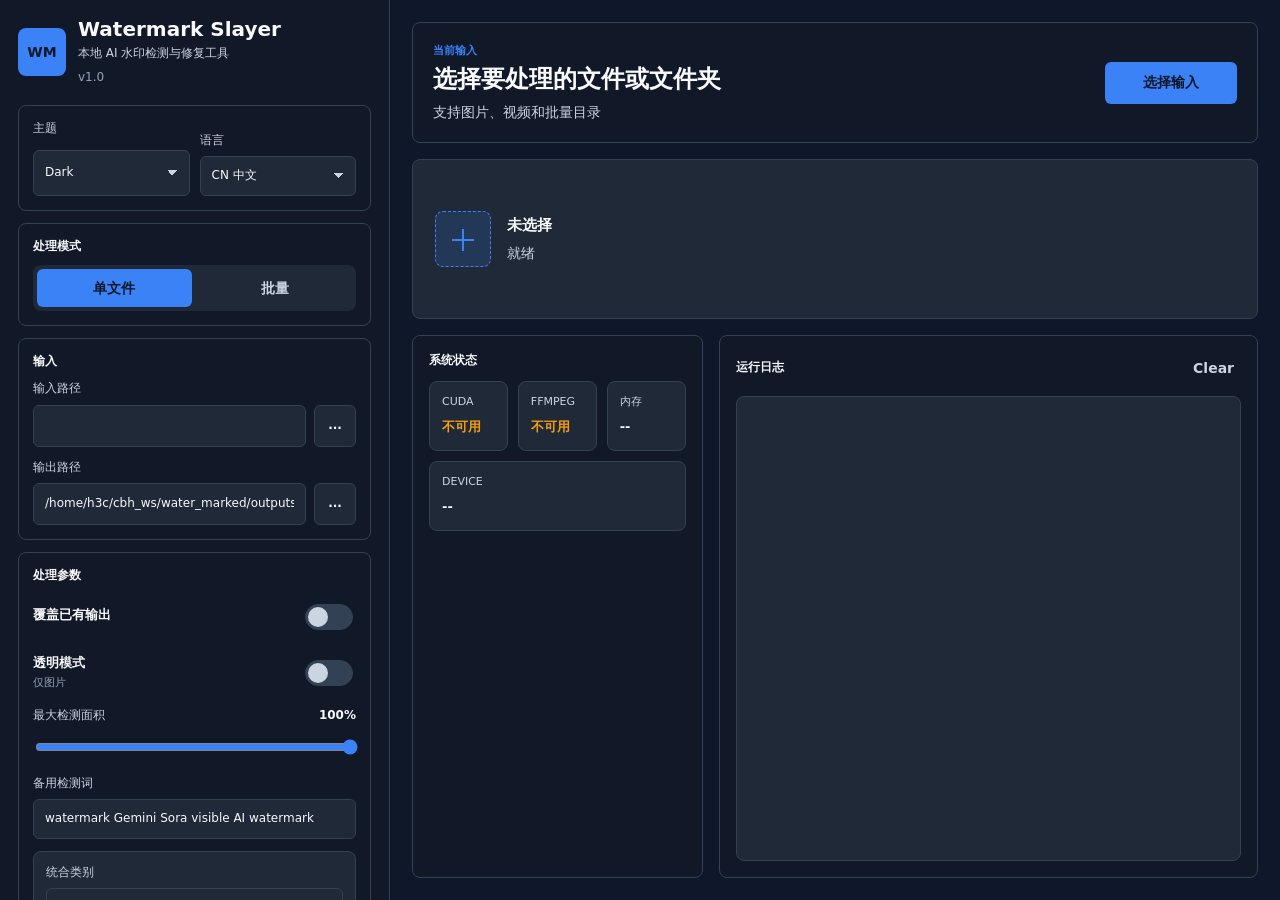
<file: archive/ui_history_20260814/pre_cross_platform_snapshot/ui/index.html>
<!DOCTYPE html>
<html lang="zh">
<head>
    <meta charset="UTF-8">
    <meta name="viewport" content="width=device-width, initial-scale=1.0">
    <title>Watermark Slayer</title>
    <link rel="stylesheet" href="themes.css">
</head>
<body data-theme="dark">
    <div id="app" class="app-shell">
        <aside class="sidebar" aria-label="Controls">
            <header class="brand">
                <div class="brand-mark" aria-hidden="true">WM</div>
                <div class="brand-copy">
                    <h1 data-i18n="app.title">Watermark Slayer</h1>
                    <p data-i18n="app.subtitle">Local AI watermark detection and inpainting</p>
                    <span id="appVersion" class="version">v1.0</span>
                </div>
            </header>

            <section class="control-block">
                <div class="control-grid two">
                    <label class="field">
                        <span data-i18n="labels.theme">Theme</span>
                        <select id="themeSelect"></select>
                    </label>
                    <label class="field">
                        <span data-i18n="labels.language">Language</span>
                        <select id="langSelect"></select>
                    </label>
                </div>
            </section>

            <section class="control-block">
                <div class="section-title" data-i18n="modes.label">Mode</div>
                <div class="segmented" role="group" aria-label="Mode">
                    <button id="modeSingle" type="button" class="segment active" data-mode="single" data-i18n="modes.single">Single File</button>
                    <button id="modeBatch" type="button" class="segment" data-mode="batch" data-i18n="modes.batch">Batch</button>
                </div>
            </section>

            <section class="control-block">
                <div class="section-title" data-i18n="sections.input">Input</div>
                <label class="field">
                    <span data-i18n="labels.input_path">Input path</span>
                    <div class="path-row">
                        <input id="inputPath" type="text" spellcheck="false" autocomplete="off">
                        <button id="browseInput" class="icon-button" type="button" title="Browse" aria-label="Browse input">...</button>
                    </div>
                </label>
                <label class="field">
                    <span data-i18n="labels.output_path">Output path</span>
                    <div class="path-row">
                        <input id="outputPath" type="text" spellcheck="false" autocomplete="off" data-i18n-placeholder="output.placeholder">
                        <button id="browseOutput" class="icon-button" type="button" title="Browse" aria-label="Browse output">...</button>
                    </div>
                </label>
            </section>

            <section class="control-block">
                <div class="section-title" data-i18n="sections.settings">Processing</div>
                <label class="switch-row" data-tooltip-key="settings.gaslight.tooltip">
                    <span>
                        <strong data-i18n="settings.gaslight.label">Overwrite output</strong>
                        <small data-i18n="settings.gaslight.sublabel"></small>
                    </span>
                    <input id="overwriteToggle" type="checkbox">
                </label>
                <label class="switch-row" data-tooltip-key="settings.ghost.tooltip">
                    <span>
                        <strong data-i18n="settings.ghost.label">Transparent mode</strong>
                        <small data-i18n="settings.ghost.sublabel">Images only</small>
                    </span>
                    <input id="transparentToggle" type="checkbox">
                </label>

                <label class="field range-field" data-tooltip-key="settings.sigma_detect.tooltip">
                    <span class="range-label">
                        <span data-i18n="settings.sigma_detect.label">Max detection area</span>
                        <b id="detectionValue">100%</b>
                    </span>
                    <input id="detectionRange" type="range" min="1" max="100" value="100">
                </label>

                <label class="field" data-tooltip-key="settings.detection_prompt.tooltip">
                    <span data-i18n="classes.fallback_prompt">Fallback prompt</span>
                    <input id="detectionPrompt" type="text" list="promptOptions" data-i18n-placeholder="settings.detection_prompt.placeholder">
                    <datalist id="promptOptions">
                        <option value="watermark"></option>
                        <option value="logo"></option>
                        <option value="text"></option>
                        <option value="signature"></option>
                    </datalist>
                </label>

                <div class="class-map">
                    <label class="field">
                        <span data-i18n="classes.group">Unified category</span>
                        <select id="classGroupSelect"></select>
                    </label>
                    <div id="classGroupDescription" class="class-description"></div>
                    <div class="class-output">
                        <span data-i18n="classes.output_label">Output label</span>
                        <strong id="classOutputLabel">watermark</strong>
                    </div>
                    <div class="field">
                        <span data-i18n="classes.raw_classes">Model output label</span>
                        <div id="classCheckboxes" class="class-checkboxes"></div>
                        <small data-i18n="classes.hint">The selected model label is used to generate the inpainting mask.</small>
                    </div>
                </div>

                <div class="model-map">
                    <div class="section-title" data-i18n="model_settings.title">Florence Model</div>
                    <label class="field">
                        <span data-i18n="model_settings.model_id">Model folder</span>
                        <div class="path-row">
                            <input id="florenceModelId" type="text" spellcheck="false">
                            <button id="browseFlorenceModel" class="icon-button" type="button" title="Browse">...</button>
                        </div>
                    </label>
                    <label class="field">
                        <span data-i18n="model_settings.adapter_dir">Adapter folder</span>
                        <div class="path-row">
                            <input id="florenceAdapterDir" type="text" spellcheck="false">
                            <button id="browseFlorenceAdapter" class="icon-button" type="button" title="Browse">...</button>
                        </div>
                    </label>
                    <div class="control-grid two">
                        <label class="field">
                            <span data-i18n="model_settings.max_new_tokens">Max tokens</span>
                            <input id="florenceMaxTokens" type="number" min="1" max="1024">
                        </label>
                        <label class="field">
                            <span data-i18n="model_settings.num_beams">Beams</span>
                            <input id="florenceNumBeams" type="number" min="1" max="10">
                        </label>
                    </div>
                    <label class="switch-row compact-switch">
                        <span>
                            <strong data-i18n="model_settings.use_fast_processor">Fast processor</strong>
                        </span>
                        <input id="florenceUseFastProcessor" type="checkbox">
                    </label>
                </div>

                <label class="field" data-tooltip-key="settings.output_format.tooltip">
                    <span data-i18n="settings.output_format.label">Output format</span>
                    <select id="formatSelect">
                        <option value="None" data-i18n="settings.output_format.auto">Auto</option>
                        <option value="PNG" data-i18n="settings.output_format.png">PNG</option>
                        <option value="JPG" data-i18n="settings.output_format.jpg">JPG</option>
                        <option value="WEBP" data-i18n="settings.output_format.webp">WEBP</option>
                        <option value="MP4" data-i18n="settings.output_format.mp4">MP4</option>
                        <option value="AVI" data-i18n="settings.output_format.avi">AVI</option>
                    </select>
                </label>
            </section>

            <section id="videoPanel" class="control-block">
                <div class="section-title" data-i18n="video_settings.title">Video Settings</div>
                <label class="field range-field">
                    <span class="range-label">
                        <span data-i18n="video_settings.detection_skip.label">Detection interval</span>
                        <b><span id="detectionSkipValue">1</span> <span data-i18n="video_settings.detection_skip.unit">frames</span></b>
                    </span>
                    <input id="detectionSkip" type="range" min="1" max="10" value="1">
                    <small data-i18n="video_settings.detection_skip.hint"></small>
                </label>
                <label class="field range-field">
                    <span class="range-label">
                        <span data-i18n="video_settings.fade_in.label">Lead buffer</span>
                        <b><span id="fadeInValue">0</span>s</b>
                    </span>
                    <input id="fadeIn" type="range" min="0" max="2" step="0.1" value="0">
                    <small data-i18n="video_settings.fade_in.hint"></small>
                </label>
                <label class="field range-field">
                    <span class="range-label">
                        <span data-i18n="video_settings.fade_out.label">Tail buffer</span>
                        <b><span id="fadeOutValue">0</span>s</b>
                    </span>
                    <input id="fadeOut" type="range" min="0" max="2" step="0.1" value="0">
                    <small data-i18n="video_settings.fade_out.hint"></small>
                </label>
            </section>

            <section class="control-block actions">
                <button id="startButton" type="button" class="primary-button" data-i18n="buttons.start">Start Processing</button>
                <button id="stopButton" type="button" class="secondary-button" data-i18n="buttons.stop">Stop</button>
                <button id="previewButton" type="button" class="secondary-button" data-i18n="buttons.preview">Preview Detection</button>
            </section>
        </aside>

        <main class="workspace">
            <section class="hero-panel">
                <div>
                    <p class="eyebrow" data-i18n="labels.current_file">Current input</p>
                    <h2 id="selectedTitle" data-i18n="dropzone.title">Select a file or folder</h2>
                    <p id="selectedSubtitle" data-i18n="dropzone.subtitle">Images, videos, and batch folders are supported</p>
                </div>
                <button id="stageBrowse" type="button" class="primary-button compact" data-i18n="buttons.select_input">Select Input</button>
            </section>

            <section id="dropZone" class="drop-zone" tabindex="0">
                <div class="drop-symbol" aria-hidden="true"></div>
                <div>
                    <strong id="pathDisplay" data-i18n="labels.not_selected">Not selected</strong>
                    <span id="fileKind" data-i18n="labels.ready">Ready</span>
                </div>
            </section>

            <section class="runtime-layout">
                <div class="panel system-panel">
                    <div class="panel-head">
                        <h3 data-i18n="sections.system">System</h3>
                    </div>
                    <div class="system-grid">
                        <div class="system-item">
                            <span data-i18n="status_bar.cuda">CUDA</span>
                            <strong id="cudaState">--</strong>
                        </div>
                        <div class="system-item">
                            <span data-i18n="status_bar.ffmpeg">FFmpeg</span>
                            <strong id="ffmpegState">--</strong>
                        </div>
                        <div class="system-item">
                            <span data-i18n="status_bar.ram">RAM</span>
                            <strong id="ramState">--</strong>
                        </div>
                        <div class="system-item wide">
                            <span>Device</span>
                            <strong id="gpuState">--</strong>
                        </div>
                    </div>
                </div>

                <section class="panel log-panel">
                    <div class="panel-head">
                        <h3 data-i18n="sections.logs">Logs</h3>
                        <button id="clearLogs" type="button" class="text-button">Clear</button>
                    </div>
                    <div id="logs" class="logs" aria-live="polite"></div>
                </section>
            </section>
        </main>
    </div>

    <div id="previewModal" class="modal hidden" role="dialog" aria-modal="true" aria-labelledby="previewTitle">
        <div class="modal-surface">
            <header class="modal-head">
                <div>
                    <p class="eyebrow" data-i18n="sections.preview">Preview</p>
                    <h2 id="previewTitle" data-i18n="preview_modal.title">Detection Preview</h2>
                </div>
                <button id="closePreview" type="button" class="icon-button close" aria-label="Close">x</button>
            </header>
            <div id="previewBody" class="preview-body">
                <div id="previewLoading" class="preview-appState hidden">
                    <div class="loader"></div>
                    <strong data-i18n="preview_modal.loading">Detecting...</strong>
                    <span data-i18n="preview_modal.loading_hint">The first run may need to download model files.</span>
                </div>
                <div id="previewError" class="preview-error hidden"></div>
                <img id="previewImage" class="preview-image hidden" alt="Detection preview">
            </div>
            <div class="preview-meta">
                <div>
                    <span data-i18n="preview_modal.prompt">Prompt:</span>
                    <strong id="previewPrompt">-</strong>
                </div>
                <div>
                    <span data-i18n="preview_modal.detected">Detected:</span>
                    <strong><span id="previewCount">0</span> <span data-i18n="preview_modal.regions">region(s)</span></strong>
                </div>
                <div class="wide">
                    <span data-i18n="preview_modal.source">Source:</span>
                    <strong id="previewSource">-</strong>
                </div>
            </div>
            <div class="preview-list">
                <h3 data-i18n="preview_modal.bounding_boxes">Bounding Boxes</h3>
                <div id="previewDetections"></div>
            </div>
            <div class="preview-raw test-json-grid">
                <div>
                    <h3 data-i18n="preview_modal.generated_text">Florence Generated Text</h3>
                    <pre id="previewGeneratedText"></pre>
                </div>
                <div>
                    <h3 data-i18n="preview_modal.predictions_raw">Raw OD Predictions</h3>
                    <pre id="previewRawPredictions"></pre>
                </div>
            </div>
            <footer class="modal-actions">
                <button id="rerunPreview" type="button" class="secondary-button" data-i18n="buttons.try_again">Run Again</button>
                <button id="closePreviewFooter" type="button" class="primary-button compact" data-i18n="buttons.close">Close</button>
            </footer>
        </div>
    </div>

    <div id="processModal" class="modal hidden" role="dialog" aria-modal="true" aria-labelledby="processModalTitle">
        <div class="modal-surface process-surface">
            <header class="modal-head">
                <div>
                    <p class="eyebrow" data-i18n="process_modal.eyebrow">Processing Preview</p>
                    <h2 id="processModalTitle" data-i18n="process_modal.title">Live Before / After</h2>
                </div>
                <button id="closeProcessModal" type="button" class="icon-button close" aria-label="Close">x</button>
            </header>
            <div class="process-live-grid">
                <div class="process-frame-card">
                    <div class="compare-pane-head">
                        <h4 data-i18n="compare.before">Before</h4>
                        <span id="processBeforeName">-</span>
                    </div>
                    <div class="process-frame-stage">
                        <img id="processBeforeImage" class="hidden" alt="Processing before">
                        <div id="processBeforeEmpty" class="compare-empty" data-i18n="process_modal.before_empty">Waiting for the current frame.</div>
                    </div>
                </div>
                <div class="process-frame-card">
                    <div class="compare-pane-head">
                        <h4 data-i18n="compare.after">After</h4>
                        <span id="processAfterName">-</span>
                    </div>
                    <div class="process-frame-stage">
                        <img id="processAfterImage" class="hidden" alt="Processing after">
                        <div id="processAfterEmpty" class="compare-empty" data-i18n="process_modal.after_empty">Waiting for the processed frame.</div>
                    </div>
                </div>
            </div>
            <div class="process-progress-panel">
                <div class="panel-head">
                    <h3 data-i18n="labels.progress">Progress</h3>
                    <span id="statusText" data-i18n="labels.idle">Idle</span>
                </div>
                <div class="progress-track" aria-label="Progress">
                    <div id="progressFill" class="progress-fill"></div>
                </div>
                <div class="progress-meta">
                    <span id="progressValue">0%</span>
                    <span id="statusMessage">Ready</span>
                </div>
            </div>
            <footer class="process-modal-footer">
                <span id="processModalStatus" data-i18n="process_modal.waiting">Waiting for frames...</span>
                <button id="closeProcessModalFooter" type="button" class="primary-button compact" data-i18n="buttons.close">Close</button>
            </footer>
        </div>
    </div>

    <script>
        const defaultCopy = {
            app: { title: 'Watermark Slayer', subtitle: 'Local AI watermark detection and inpainting' },
            sections: { input: 'Input', output: 'Output', settings: 'Processing', video: 'Video', system: 'System', logs: 'Logs', preview: 'Preview' },
            modes: { label: 'Mode', single: 'Single File', batch: 'Batch' },
            settings: {
                gaslight: { label: 'Overwrite output', sublabel: '', tooltip: 'Allow replacing existing output files.' },
                ghost: { label: 'Transparent mode', sublabel: 'Images only', tooltip: 'Make detected regions transparent instead of inpainting.' },
                sigma_detect: { label: 'Max detection area', tooltip: 'Detections larger than this percentage are skipped.' },
                detection_prompt: { label: 'Detection prompt', placeholder: 'watermark', tooltip: 'Tell the model what to detect.' },
                output_format: { label: 'Output format', auto: 'Auto', png: 'PNG', jpg: 'JPG', webp: 'WEBP', mp4: 'MP4', avi: 'AVI' }
            },
            classes: { title: 'Class Mapping', group: 'Unified category', raw_classes: 'Model output label', output_label: 'Output label', fallback_prompt: 'Fallback prompt', empty: 'No classes are available. Check detection_classes.json.', hint: 'The selected model label is used to generate the inpainting mask.' },
            video_settings: {
                title: 'Video Settings',
                detection_skip: { label: 'Detection interval', unit: 'frames', hint: 'Higher values are faster but may miss short-lived watermarks.' },
                fade_in: { label: 'Lead buffer', hint: 'Extend the mask backward in time.' },
                fade_out: { label: 'Tail buffer', hint: 'Extend the mask forward in time.' }
            },
            model_settings: { title: 'Florence Model', model_id: 'Model folder', adapter_dir: 'Adapter folder', max_new_tokens: 'Max tokens', num_beams: 'Beams', use_fast_processor: 'Fast processor' },
            buttons: { preview: 'Preview Detection', preview_loading: 'Detecting...', start: 'Start Processing', start_processing: 'Processing...', stop: 'Stop', select_input: 'Select Input', try_again: 'Run Again', close: 'Close' },
            compare: { title: 'Before / After', subtitle: 'Detection preview and processed output stay side by side.', waiting: 'Waiting', detecting: 'Detection preview', processing: 'Processing', frame_detected: 'Florence frame detected', frame_processed: 'iopaint frame processed', done: 'Processed', before: 'Before', after: 'After', before_empty: 'Select an image or video.', after_empty: 'Detection boxes or processed output will appear here.', before_frame: 'Frame {frame}/{total} · Florence boxes', after_frame: 'Frame {frame}/{total} · iopaint result', live_detected: 'Florence detected frame {frame}/{total}', live_processed: 'iopaint processed frame {frame}/{total}', play: 'Play', pause: 'Pause', progress: 'Progress', speed: 'Speed' },
            dropzone: { title: 'Select a file or folder', subtitle: 'Images, videos, and batch folders are supported', video_hint: 'Video file', image_hint: 'Image file', folder_hint: 'Batch folder' },
            output: { placeholder: 'Defaults to the input folder' },
            status_bar: { cuda: 'CUDA', ffmpeg: 'FFmpeg', ram: 'RAM', on: 'Available', off: 'Unavailable', cpu_mode: 'CPU Mode' },
            preview_modal: { title: 'Detection Preview', prompt: 'Prompt:', detected: 'Detected:', source: 'Source:', regions: 'region(s)', bounding_boxes: 'Bounding Boxes', generated_text: 'Florence Generated Text', predictions_raw: 'Raw OD Predictions', of_image: '% of image', too_large: 'Skipped', loading: 'Detecting...', loading_hint: 'The first run may need to download model files.' },
            process_modal: { eyebrow: 'Processing Preview', title: 'Live Before / After', waiting: 'Waiting for frames...', before_empty: 'Waiting for the current frame.', after_empty: 'Waiting for the processed frame.' },
            processing_status: ['Preparing models...', 'Detecting watermark regions...', 'Building masks...', 'Running inpainting...', 'Writing output...'],
            logs: { init: 'Interface ready.', starting: 'Processing started.', first_run_hint: 'First run may download model files.', done: 'Processing complete.', stopped: 'Task stopped.', no_input: 'Select an input path first.', ghost_video_warning: 'Transparent mode is not supported for videos. It has been disabled.', no_ffmpeg: 'FFmpeg was not detected. Video output may not include audio.', api_error: 'Backend API is unavailable. Start the app with run.sh or run.bat.', preview_failed: 'Preview failed:', preview_result: 'Detected {total} region(s); {accepted} will be processed.', cooking: 'Processing...' },
            labels: { theme: 'Theme', language: 'Language', input_path: 'Input path', output_path: 'Output path', current_file: 'Current input', idle: 'Idle', progress: 'Progress', ready: 'Ready', not_selected: 'Not selected', api_unavailable: 'API disconnected' }
        };

        const bundledUiConfig = {
            version: '1.0',
            themes: [
                { id: 'dark', name: 'Dark' },
                { id: 'light', name: 'Light' }
            ],
            languages: [
                { id: 'zh', icon: 'CN', name: '中文' },
                { id: 'en', icon: 'EN', name: 'English' }
            ]
        };

        const bundledDetectionConfig = {
            version: 1,
            default_group: 'watermark',
            groups: [
                {
                    id: 'watermark',
                    name: 'Watermark',
                    name_zh: '水印',
                    name_en: 'Watermark',
                    output_label: 'watermark',
                    task: 'od',
                    description: 'Single-class Florence-2 watermark detection.',
                    description_zh: '单类 Florence-2 水印检测。',
                    description_en: 'Single-class Florence-2 watermark detection.',
                    classes: [
                        { id: 'watermark', name: 'Watermark', name_zh: '水印', name_en: 'Watermark' }
                    ]
                }
            ]
        };

        const supportedVideoExtensions = ['mp4', 'avi', 'mov', 'mkv', 'flv', 'wmv', 'webm'];
        const supportedImageExtensions = ['png', 'jpg', 'jpeg', 'webp', 'bmp'];
        const outputFormatValues = ['None', 'PNG', 'JPG', 'WEBP', 'MP4', 'AVI'];
        const fallbackOutputPath = '/home/h3c/cbh_ws/water_marked/outputs';

        const appState = {
            uiConfig: bundledUiConfig,
            detectionClassConfig: bundledDetectionConfig,
            t: defaultCopy,
            configLoaded: false,
            mode: 'single',
            overwrite: false,
            transparent: false,
            detection: 100,
            format: 'None',
            inputPath: '',
            outputPath: fallbackOutputPath,
            processing: false,
            progress: 0,
            statusMsg: '',
            theme: 'dark',
            lang: 'zh',
            detectionPrompt: 'watermark Gemini Sora visible AI watermark',
            detectionGroup: 'watermark',
            detectionOutputLabel: 'watermark',
            detectionTask: 'auto',
            selectedDetectionClasses: [],
            detectionSkip: 1,
            fadeIn: 0,
            fadeOut: 0,
            logs: [],
            logSeq: Date.now(),
            systemInfo: { cuda: false, gpu: '--', ffmpeg: false, ram: 0 },
            preview: { loading: false, error: '', image: '', detections: [], prompt: '', source: '', generatedText: '', predictionsRaw: [], parsed: null },
            compare: { before: null, after: null, status: 'waiting', outputPath: '', speed: 1, timeline: 0, playing: false, liveFrame: null },
            processPreview: { visible: false, beforeSrc: '', afterSrc: '', beforeName: '-', afterName: '-', status: '' },
            florenceTest: {
                modelId: '/home/h3c/cbh_ws/florence_train/fused_model',
                adapterDir: '',
                maxNewTokens: 256,
                numBeams: 3,
                useFastProcessor: true
            },
            statusTimer: null,
            saveTimer: null
        };

        const $ = (selector, root = document) => root.querySelector(selector);
        const $$ = (selector, root = document) => Array.from(root.querySelectorAll(selector));

        const dom = {};
        let framePlaybackRequest = null;

        function slayerApi() {
            return window.pywebview && window.pywebview.api ? window.pywebview.api : null;
        }

        function text(path, fallback = '') {
            const fromLang = path.split('.').reduce((acc, part) => acc && acc[part], appState.t);
            if (typeof fromLang === 'string') return fromLang;
            const fromFallback = path.split('.').reduce((acc, part) => acc && acc[part], defaultCopy);
            return typeof fromFallback === 'string' ? fromFallback : fallback;
        }

        function normalizeThemeChoice(theme) {
            const themes = appState.uiConfig.themes.map(item => item.id);
            return themes.includes(theme) ? theme : 'dark';
        }

        function normalizeLanguageChoice(lang) {
            const langs = appState.uiConfig.languages.map(item => item.id);
            return langs.includes(lang) ? lang : 'zh';
        }

        function normalizeOutputFormat(format) {
            return outputFormatValues.includes(format) ? format : 'None';
        }

        function activeClassGroup() {
            const groups = appState.detectionClassConfig.groups || [];
            return groups.find(group => group.id === appState.detectionGroup) || groups[0] || null;
        }

        function classGroupIds(group) {
            return (group && Array.isArray(group.classes) ? group.classes : []).map(item => item.id || item).filter(Boolean);
        }

        function normalizeClassGroup(groupId) {
            const groups = appState.detectionClassConfig.groups || [];
            if (groups.some(group => group.id === groupId)) return groupId;
            return appState.detectionClassConfig.default_group || (groups[0] && groups[0].id) || 'watermark';
        }

        function normalizeClassSelection(selected, group) {
            const available = classGroupIds(group);
            const selectedSet = new Set(Array.isArray(selected) ? selected : []);
            const normalized = available.filter(id => selectedSet.has(id));
            return normalized.length ? normalized : available;
        }

        function localizedClassValue(item, key) {
            if (!item) return '';
            return item[`${key}_${appState.lang}`] || item[key] || item.id || '';
        }

        function normalizeRuntimePath(path) {
            if (path === null || path === undefined) return '';
            let value = String(path).trim();
            if (!value) return '';

            if (value.startsWith('file://')) {
                try {
                    const url = new URL(value);
                    if (url.protocol === 'file:') {
                        value = decodeURIComponent(url.pathname || '');
                    }
                } catch (error) {
                    // Keep the original text if it is not a valid URL.
                }
            }

            value = value.replace(/\\/g, '/');
            const driveMatch = value.match(/^\/?([A-Za-z]):\/(.*)$/);
            if (driveMatch) {
                value = `/mnt/${driveMatch[1].toLowerCase()}/${driveMatch[2]}`;
            }
            return value;
        }

        function extensionForPath(path) {
            path = normalizeRuntimePath(path);
            if (!path || !path.includes('.')) return '';
            return path.split('.').pop().toLowerCase();
        }

        function pathIsVideo(path) {
            return supportedVideoExtensions.includes(extensionForPath(path));
        }

        function pathIsImage(path) {
            return supportedImageExtensions.includes(extensionForPath(path));
        }

        function formatPathLabel(path) {
            return normalizeRuntimePath(path) || text('labels.not_selected', 'Not selected');
        }

        function toggleHidden(node, hidden) {
            node.classList.toggle('hidden', Boolean(hidden));
        }

        async function fetchJsonAsset(url) {
            const response = await fetch(url, { cache: 'no-store' });
            if (!response.ok) throw new Error(response.statusText);
            return response.json();
        }

        async function loadUiManifest() {
            try {
                appState.uiConfig = await fetchJsonAsset('config.json');
            } catch (error) {
                appState.uiConfig = bundledUiConfig;
            }
            dom.appVersion.textContent = 'v' + (appState.uiConfig.version || '1.0');
            populateUiSelects();
        }

        async function loadDetectionClassManifest() {
            try {
                appState.detectionClassConfig = await fetchJsonAsset('detection_classes.json');
            } catch (error) {
                appState.detectionClassConfig = bundledDetectionConfig;
            }
            populateClassGroups();
            appState.detectionGroup = normalizeClassGroup(appState.detectionGroup);
            const group = activeClassGroup();
            appState.detectionOutputLabel = group ? (group.output_label || group.id) : 'watermark';
            appState.detectionTask = group ? (group.task || 'auto') : 'auto';
            appState.selectedDetectionClasses = normalizeClassSelection(appState.selectedDetectionClasses, group);
        }

        async function loadLanguagePack(lang) {
            const safeLang = normalizeLanguageChoice(lang);
            try {
                appState.t = await fetchJsonAsset(`lang/${safeLang}.json`);
            } catch (error) {
                appState.t = defaultCopy;
            }
            appState.lang = safeLang;
            populateClassGroups();
            document.documentElement.lang = safeLang === 'zh' ? 'zh' : 'en';
            document.title = text('app.title', 'Watermark Slayer');
            applyTranslations();
            renderApp();
        }

        function populateUiSelects() {
            dom.themeSelect.innerHTML = '';
            appState.uiConfig.themes.forEach(theme => {
                const option = document.createElement('option');
                option.value = theme.id;
                option.textContent = theme.name || theme.id;
                dom.themeSelect.appendChild(option);
            });

            dom.langSelect.innerHTML = '';
            appState.uiConfig.languages.forEach(lang => {
                const option = document.createElement('option');
                option.value = lang.id;
                option.textContent = `${lang.icon ? lang.icon + ' ' : ''}${lang.name || lang.id}`;
                dom.langSelect.appendChild(option);
            });
        }

        function populateClassGroups() {
            dom.classGroupSelect.innerHTML = '';
            const groups = appState.detectionClassConfig.groups || [];
            groups.forEach(group => {
                const option = document.createElement('option');
                option.value = group.id;
                option.textContent = localizedClassValue(group, 'name') || group.output_label || group.id;
                dom.classGroupSelect.appendChild(option);
            });
        }

        function applyTranslations() {
            $$('[data-i18n]').forEach(node => {
                node.textContent = text(node.dataset.i18n, node.textContent);
            });
            $$('[data-i18n-placeholder]').forEach(node => {
                node.placeholder = text(node.dataset.i18nPlaceholder, node.placeholder);
            });
            $$('[data-tooltip-key]').forEach(node => {
                const tooltip = text(node.dataset.tooltipKey, '');
                if (tooltip) node.dataset.tooltip = tooltip;
            });
        }

        function applyThemeChoice(theme) {
            appState.theme = normalizeThemeChoice(theme);
            document.body.dataset.theme = appState.theme;
            dom.themeSelect.value = appState.theme;
        }

        function collectBridgeState() {
            return {
                input_path: normalizeRuntimePath(appState.inputPath),
                output_path: normalizeRuntimePath(appState.outputPath),
                overwrite: appState.overwrite,
                transparent: appState.transparent,
                max_bbox_percent: appState.detection,
                force_format: appState.format,
                mode: appState.mode,
                detection_prompt: appState.detectionPrompt,
                detection_group: appState.detectionGroup,
                detection_classes: appState.selectedDetectionClasses,
                detection_output_label: appState.detectionOutputLabel,
                detection_task: appState.detectionTask,
                florence_model_id: normalizeRuntimePath(appState.florenceTest.modelId),
                florence_adapter_dir: normalizeRuntimePath(appState.florenceTest.adapterDir),
                florence_max_new_tokens: parseInt(appState.florenceTest.maxNewTokens, 10) || 256,
                florence_num_beams: parseInt(appState.florenceTest.numBeams, 10) || 3,
                florence_use_fast_processor: appState.florenceTest.useFastProcessor,
                detection_skip: parseInt(appState.detectionSkip, 10) || 1,
                fade_in: parseFloat(appState.fadeIn) || 0,
                fade_out: parseFloat(appState.fadeOut) || 0,
                theme: appState.theme,
                lang: appState.lang
            };
        }

        function queueBridgeStateSave() {
            if (!appState.configLoaded || !slayerApi()) return;
            clearTimeout(appState.saveTimer);
            appState.saveTimer = setTimeout(async () => {
                try {
                    await slayerApi().store_ui_state(collectBridgeState());
                } catch (error) {
                    console.log('Config save failed:', error);
                }
            }, 400);
        }

        async function restoreBridgeState() {
            if (!slayerApi()) return false;
            try {
                const config = await slayerApi().fetch_ui_state() || {};
                appState.inputPath = normalizeRuntimePath(config.input_path || '');
                appState.outputPath = Object.prototype.hasOwnProperty.call(config, 'output_path') ? (normalizeRuntimePath(config.output_path || fallbackOutputPath) || fallbackOutputPath) : fallbackOutputPath;
                appState.overwrite = Boolean(config.overwrite);
                appState.transparent = Boolean(config.transparent);
                appState.detection = Number(config.max_bbox_percent || 100);
                appState.format = normalizeOutputFormat(config.force_format || 'None');
                appState.mode = config.mode === 'batch' ? 'batch' : 'single';
                appState.detectionPrompt = config.detection_prompt || 'watermark Gemini Sora visible AI watermark';
                appState.detectionGroup = normalizeClassGroup(config.detection_group || appState.detectionClassConfig.default_group || 'watermark');
                appState.detectionOutputLabel = config.detection_output_label || (activeClassGroup() && activeClassGroup().output_label) || 'watermark';
                appState.detectionTask = config.detection_task || (activeClassGroup() && activeClassGroup().task) || 'auto';
                appState.selectedDetectionClasses = normalizeClassSelection(config.detection_classes || [], activeClassGroup());
                appState.florenceTest.modelId = Object.prototype.hasOwnProperty.call(config, 'florence_model_id') ? normalizeRuntimePath(config.florence_model_id) : appState.florenceTest.modelId;
                appState.florenceTest.adapterDir = Object.prototype.hasOwnProperty.call(config, 'florence_adapter_dir') ? normalizeRuntimePath(config.florence_adapter_dir) : appState.florenceTest.adapterDir;
                appState.florenceTest.maxNewTokens = parseInt(config.florence_max_new_tokens || appState.florenceTest.maxNewTokens, 10);
                appState.florenceTest.numBeams = parseInt(config.florence_num_beams || appState.florenceTest.numBeams, 10);
                appState.florenceTest.useFastProcessor = config.florence_use_fast_processor !== false;
                appState.detectionSkip = parseInt(config.detection_skip || 1, 10);
                appState.fadeIn = parseFloat(config.fade_in || 0);
                appState.fadeOut = parseFloat(config.fade_out || 0);
                applyThemeChoice(config.theme || 'dark');
                await loadLanguagePack(config.lang || 'zh');
                appState.configLoaded = true;
                appendLogLine(text('logs.init', 'Interface ready.'), 'info');
                renderApp();
                await loadSourceMedia();
                return true;
            } catch (error) {
                console.log('Config load failed:', error);
                return false;
            }
        }

        function waitForBridgeState() {
            return new Promise(resolve => {
                let done = false;
                const finish = value => {
                    if (!done) {
                        done = true;
                        resolve(value);
                    }
                };
                const attempt = async () => {
                    const loaded = await restoreBridgeState();
                    if (loaded) finish(true);
                };
                if (slayerApi()) {
                    attempt();
                } else {
                    window.addEventListener('pywebviewready', attempt, { once: true });
                    setTimeout(() => finish(false), 2500);
                }
            });
        }

        function cacheDom() {
            [
                'appVersion', 'themeSelect', 'langSelect', 'modeSingle', 'modeBatch',
                'inputPath', 'outputPath', 'browseInput', 'browseOutput',
                'overwriteToggle', 'transparentToggle', 'detectionRange', 'detectionValue',
                'detectionPrompt', 'formatSelect', 'videoPanel', 'detectionSkip',
                'classGroupSelect', 'classGroupDescription', 'classOutputLabel', 'classCheckboxes',
                'detectionSkipValue', 'fadeIn', 'fadeInValue', 'fadeOut', 'fadeOutValue',
                'startButton', 'stopButton', 'previewButton', 'stageBrowse', 'dropZone',
                'florenceModelId', 'browseFlorenceModel', 'florenceAdapterDir',
                'browseFlorenceAdapter', 'florenceMaxTokens', 'florenceNumBeams',
                'florenceUseFastProcessor', 'selectedTitle', 'selectedSubtitle', 'pathDisplay', 'fileKind',
                'statusText', 'progressFill', 'progressValue', 'statusMessage',
                'cudaState', 'ffmpegState', 'ramState', 'gpuState', 'logs', 'clearLogs',
                'previewModal', 'closePreview', 'closePreviewFooter', 'previewLoading',
                'previewError', 'previewImage', 'previewPrompt', 'previewCount',
                'previewSource', 'previewDetections', 'previewGeneratedText',
                'previewRawPredictions', 'rerunPreview', 'processModal',
                'closeProcessModal', 'closeProcessModalFooter', 'processBeforeName',
                'processAfterName', 'processBeforeImage', 'processAfterImage',
                'processBeforeEmpty', 'processAfterEmpty', 'processModalStatus'
            ].forEach(id => {
                dom[id] = document.getElementById(id);
            });
        }

        function wireEvents() {
            dom.themeSelect.addEventListener('change', () => {
                applyThemeChoice(dom.themeSelect.value);
                queueBridgeStateSave();
            });
            dom.langSelect.addEventListener('change', async () => {
                await loadLanguagePack(dom.langSelect.value);
                queueBridgeStateSave();
            });

            dom.modeSingle.addEventListener('click', () => setInputMode('single'));
            dom.modeBatch.addEventListener('click', () => setInputMode('batch'));

            dom.inputPath.addEventListener('input', () => {
                appState.inputPath = normalizeRuntimePath(dom.inputPath.value);
                appState.compare.after = null;
                appState.compare.outputPath = '';
                appState.compare.status = 'waiting';
                queueBridgeStateSave();
                renderApp();
                loadSourceMedia();
            });
            dom.outputPath.addEventListener('input', () => {
                appState.outputPath = normalizeRuntimePath(dom.outputPath.value);
                queueBridgeStateSave();
            });
            dom.browseInput.addEventListener('click', chooseInputPath);
            dom.browseOutput.addEventListener('click', chooseOutputPath);
            dom.stageBrowse.addEventListener('click', chooseInputPath);
            dom.dropZone.addEventListener('click', chooseInputPath);
            dom.dropZone.addEventListener('keydown', event => {
                if (event.key === 'Enter' || event.key === ' ') {
                    event.preventDefault();
                    chooseInputPath();
                }
            });
            dom.dropZone.addEventListener('dragover', event => {
                event.preventDefault();
                dom.dropZone.classList.add('dragging');
            });
            dom.dropZone.addEventListener('dragleave', () => dom.dropZone.classList.remove('dragging'));
            dom.dropZone.addEventListener('drop', event => {
                event.preventDefault();
                dom.dropZone.classList.remove('dragging');
                const file = event.dataTransfer.files && event.dataTransfer.files[0];
                if (file && file.path) {
                    appState.inputPath = normalizeRuntimePath(file.path);
                    queueBridgeStateSave();
                    renderApp();
                }
            });

            dom.overwriteToggle.addEventListener('change', () => {
                appState.overwrite = dom.overwriteToggle.checked;
                queueBridgeStateSave();
            });
            dom.transparentToggle.addEventListener('change', () => {
                appState.transparent = dom.transparentToggle.checked;
                queueBridgeStateSave();
                renderApp();
            });
            dom.detectionRange.addEventListener('input', () => {
                appState.detection = parseInt(dom.detectionRange.value, 10);
                renderApp();
            });
            dom.detectionRange.addEventListener('change', queueBridgeStateSave);
            dom.detectionPrompt.addEventListener('input', () => {
                appState.detectionPrompt = dom.detectionPrompt.value;
                queueBridgeStateSave();
            });
            dom.classGroupSelect.addEventListener('change', () => {
                appState.detectionGroup = normalizeClassGroup(dom.classGroupSelect.value);
                const group = activeClassGroup();
                appState.detectionOutputLabel = group ? (group.output_label || group.id) : 'watermark';
                appState.detectionTask = group ? (group.task || 'auto') : 'auto';
                appState.selectedDetectionClasses = normalizeClassSelection([], group);
                queueBridgeStateSave();
                renderApp();
            });
            dom.formatSelect.addEventListener('change', () => {
                appState.format = normalizeOutputFormat(dom.formatSelect.value);
                queueBridgeStateSave();
            });
            dom.detectionSkip.addEventListener('input', () => {
                appState.detectionSkip = parseInt(dom.detectionSkip.value, 10);
                renderApp();
            });
            dom.detectionSkip.addEventListener('change', queueBridgeStateSave);
            dom.fadeIn.addEventListener('input', () => {
                appState.fadeIn = parseFloat(dom.fadeIn.value);
                renderApp();
            });
            dom.fadeIn.addEventListener('change', queueBridgeStateSave);
            dom.fadeOut.addEventListener('input', () => {
                appState.fadeOut = parseFloat(dom.fadeOut.value);
                renderApp();
            });
            dom.fadeOut.addEventListener('change', queueBridgeStateSave);

            dom.startButton.addEventListener('click', launchProcessing);
            dom.stopButton.addEventListener('click', haltProcessing);
            dom.previewButton.addEventListener('click', launchPreview);
            dom.rerunPreview.addEventListener('click', launchPreview);
            dom.browseFlorenceModel.addEventListener('click', () => chooseFlorencePath('modelId'));
            dom.browseFlorenceAdapter.addEventListener('click', () => chooseFlorencePath('adapterDir'));
            dom.florenceModelId.addEventListener('input', () => { appState.florenceTest.modelId = normalizeRuntimePath(dom.florenceModelId.value); queueBridgeStateSave(); });
            dom.florenceAdapterDir.addEventListener('input', () => { appState.florenceTest.adapterDir = normalizeRuntimePath(dom.florenceAdapterDir.value); queueBridgeStateSave(); });
            dom.florenceMaxTokens.addEventListener('input', () => { appState.florenceTest.maxNewTokens = parseInt(dom.florenceMaxTokens.value, 10) || 256; queueBridgeStateSave(); });
            dom.florenceNumBeams.addEventListener('input', () => { appState.florenceTest.numBeams = parseInt(dom.florenceNumBeams.value, 10) || 3; queueBridgeStateSave(); });
            dom.florenceUseFastProcessor.addEventListener('change', () => { appState.florenceTest.useFastProcessor = dom.florenceUseFastProcessor.checked; queueBridgeStateSave(); });
            dom.closePreview.addEventListener('click', hidePreviewDialog);
            dom.closePreviewFooter.addEventListener('click', hidePreviewDialog);
            dom.previewModal.addEventListener('click', event => {
                if (event.target === dom.previewModal) hidePreviewDialog();
            });
            dom.closeProcessModal.addEventListener('click', hideProcessDialog);
            dom.closeProcessModalFooter.addEventListener('click', hideProcessDialog);
            dom.processModal.addEventListener('click', event => {
                if (event.target === dom.processModal) hideProcessDialog();
            });
            dom.clearLogs.addEventListener('click', () => {
                appState.logs = [];
                renderLogPanel();
            });
        }

        function setInputMode(mode) {
            appState.mode = mode === 'batch' ? 'batch' : 'single';
            queueBridgeStateSave();
            renderApp();
        }

        async function chooseInputPath() {
            if (!slayerApi()) {
                appendLogLine(text('logs.api_error'), 'error');
                return;
            }
            try {
                const path = appState.mode === 'single'
                    ? await slayerApi().choose_media_file()
                    : await slayerApi().choose_directory();
                if (path) {
                    appState.inputPath = normalizeRuntimePath(path);
                    appState.compare.after = null;
                    appState.compare.outputPath = '';
                    appState.compare.status = 'waiting';
                    queueBridgeStateSave();
                    renderApp();
                    await loadSourceMedia();
                }
            } catch (error) {
                appendLogLine(error.message, 'error');
            }
        }

        async function chooseOutputPath() {
            if (!slayerApi()) {
                appendLogLine(text('logs.api_error'), 'error');
                return;
            }
            try {
                const path = await slayerApi().choose_directory();
                if (path) {
                    appState.outputPath = normalizeRuntimePath(path);
                    queueBridgeStateSave();
                    renderApp();
                }
            } catch (error) {
                appendLogLine(error.message, 'error');
            }
        }

        async function chooseFlorencePath(key) {
            if (!slayerApi()) {
                appendLogLine(text('logs.api_error'), 'error');
                return;
            }
            try {
                const path = await slayerApi().choose_directory();
                if (path) {
                    appState.florenceTest[key] = normalizeRuntimePath(path);
                    queueBridgeStateSave();
                    renderDetectorSettings();
                }
            } catch (error) {
                appendLogLine(error.message, 'error');
            }
        }

        async function launchProcessing() {
            appState.inputPath = normalizeRuntimePath(appState.inputPath);
            appState.outputPath = normalizeRuntimePath(appState.outputPath) || fallbackOutputPath;
            appState.florenceTest.modelId = normalizeRuntimePath(appState.florenceTest.modelId);
            appState.florenceTest.adapterDir = normalizeRuntimePath(appState.florenceTest.adapterDir);

            if (!appState.inputPath) {
                appendLogLine(text('logs.no_input'), 'error');
                return;
            }
            if (!slayerApi()) {
                appendLogLine(text('logs.api_error'), 'error');
                return;
            }
            if (pathIsVideo(appState.inputPath) && appState.transparent) {
                appState.transparent = false;
                appendLogLine(text('logs.ghost_video_warning'), 'warning');
            }
            if (pathIsVideo(appState.inputPath) && !appState.systemInfo.ffmpeg) {
                appendLogLine(text('logs.no_ffmpeg'), 'warning');
            }

            appState.processing = true;
            appState.progress = 0;
            appState.statusMsg = text('processing_status.0', text('logs.cooking'));
            appState.compare.status = 'processing';
            appState.compare.outputPath = '';
            appState.compare.liveFrame = null;
            resetProcessPreview();
            showProcessDialog();
            appendLogLine(text('logs.starting'), 'info');
            appendLogLine(text('logs.first_run_hint'), 'muted');
            beginStatusTicker();
            renderApp();

            try {
                await loadSourceMedia();
                updateProcessPreviewFromMedia('before', appState.compare.before, text('compare.before'));
                if (pathIsVideo(appState.inputPath)) {
                    appState.compare.after = null;
                    appState.compare.status = 'processing';
                    renderComparisonPane();
                } else {
                    await prepareDetectionPane();
                }
                const result = await slayerApi().launch_slayer_job({
                    input: normalizeRuntimePath(appState.inputPath),
                    output: normalizeRuntimePath(appState.outputPath),
                    overwrite: appState.overwrite,
                    transparent: appState.transparent,
                    max_bbox: appState.detection,
                    format: appState.format,
                    mode: appState.mode,
                    detection_prompt: appState.detectionPrompt || 'watermark',
                    detection_group: appState.detectionGroup,
                    detection_classes: appState.selectedDetectionClasses,
                    detection_output_label: appState.detectionOutputLabel || 'watermark',
                    detection_task: appState.detectionTask || 'auto',
                    florence_model_id: normalizeRuntimePath(appState.florenceTest.modelId),
                    florence_adapter_dir: normalizeRuntimePath(appState.florenceTest.adapterDir),
                    florence_max_new_tokens: parseInt(appState.florenceTest.maxNewTokens, 10) || 256,
                    florence_num_beams: parseInt(appState.florenceTest.numBeams, 10) || 3,
                    florence_use_fast_processor: appState.florenceTest.useFastProcessor,
                    detection_skip: parseInt(appState.detectionSkip, 10) || 1,
                    fade_in: parseFloat(appState.fadeIn) || 0,
                    fade_out: parseFloat(appState.fadeOut) || 0,
                    theme: appState.theme,
                    lang: appState.lang
                });
                if (result && result.error) {
                    appendLogLine(result.error, 'error');
                    appState.processing = false;
                    appState.processPreview.status = result.error;
                    endStatusTicker();
                    renderApp();
                }
            } catch (error) {
                appendLogLine(error.message, 'error');
                appState.processing = false;
                appState.processPreview.status = error.message;
                endStatusTicker();
                renderApp();
            }
        }

        async function haltProcessing() {
            if (slayerApi()) {
                try {
                    await slayerApi().halt_slayer_job();
                } catch (error) {
                    appendLogLine(error.message, 'error');
                }
            }
            appState.processing = false;
            appState.compare.playing = false;
            stopFramePlayback();
            endStatusTicker();
            appendLogLine(text('logs.stopped'), 'warning');
            renderApp();
        }

        async function launchPreview() {
            appState.inputPath = normalizeRuntimePath(appState.inputPath);
            appState.florenceTest.modelId = normalizeRuntimePath(appState.florenceTest.modelId);
            appState.florenceTest.adapterDir = normalizeRuntimePath(appState.florenceTest.adapterDir);

            if (!appState.inputPath) {
                appendLogLine(text('logs.no_input'), 'error');
                return;
            }
            if (!slayerApi()) {
                appendLogLine(text('logs.api_error'), 'error');
                return;
            }

            appState.preview.loading = true;
            appState.preview.error = '';
            appState.preview.image = '';
            appState.preview.detections = [];
            appState.preview.generatedText = '';
            appState.preview.predictionsRaw = [];
            appState.preview.parsed = null;
            showPreviewDialog();
            renderPreviewDialog();

            try {
                const result = await slayerApi().preview_slayer_detection({
                    input: normalizeRuntimePath(appState.inputPath),
                    detection_prompt: appState.detectionPrompt || 'watermark',
                    detection_group: appState.detectionGroup,
                    detection_classes: appState.selectedDetectionClasses,
                    detection_output_label: appState.detectionOutputLabel || 'watermark',
                    detection_task: appState.detectionTask || 'auto',
                    florence_model_id: normalizeRuntimePath(appState.florenceTest.modelId),
                    florence_adapter_dir: normalizeRuntimePath(appState.florenceTest.adapterDir),
                    florence_max_new_tokens: parseInt(appState.florenceTest.maxNewTokens, 10) || 256,
                    florence_num_beams: parseInt(appState.florenceTest.numBeams, 10) || 3,
                    florence_use_fast_processor: appState.florenceTest.useFastProcessor,
                    max_bbox: appState.detection
                });
                if (result.error) {
                    appState.preview.error = result.error;
                    appendLogLine(`${text('logs.preview_failed')} ${result.error}`, 'error');
                } else {
                    appState.preview.image = result.image;
                    appState.preview.detections = result.detections || [];
                    appState.preview.generatedText = result.generated_text || '';
                    appState.preview.predictionsRaw = result.predictions_raw || [];
                    appState.preview.parsed = result.parsed || null;
                    const rawClasses = result.raw_classes || appState.selectedDetectionClasses || [];
                    appState.preview.prompt = rawClasses.length
                        ? `${rawClasses.join(', ')} -> ${result.output_label || appState.detectionOutputLabel || 'watermark'}`
                        : (result.prompt_used || appState.detectionPrompt);
                    appState.preview.source = result.source || appState.inputPath;
                    const accepted = appState.preview.detections.filter(item => item.accepted).length;
                    const total = appState.preview.detections.length;
                    appendLogLine(text('logs.preview_result').replace('{total}', total).replace('{accepted}', accepted), 'info');
                }
            } catch (error) {
                appState.preview.error = error.message;
                appendLogLine(`${text('logs.preview_failed')} ${error.message}`, 'error');
            } finally {
                appState.preview.loading = false;
                renderPreviewDialog();
            }
        }

        function showPreviewDialog() {
            toggleHidden(dom.previewModal, false);
        }

        function hidePreviewDialog() {
            toggleHidden(dom.previewModal, true);
        }

        function showProcessDialog() {
            appState.processPreview.visible = true;
            renderProcessDialog();
        }

        function hideProcessDialog() {
            appState.processPreview.visible = false;
            renderProcessDialog();
        }

        function beginStatusTicker() {
            endStatusTicker();
            appState.statusTimer = setInterval(() => {
                const items = Array.isArray(appState.t.processing_status) ? appState.t.processing_status : defaultCopy.processing_status;
                if (appState.processing && items.length) {
                    appState.statusMsg = items[Math.floor(Math.random() * items.length)];
                    renderProgressState();
                }
            }, 2500);
        }

        function endStatusTicker() {
            if (appState.statusTimer) {
                clearInterval(appState.statusTimer);
                appState.statusTimer = null;
            }
        }

        function appendLogLine(message, color = 'muted') {
            const type = logTypeForColor(color);
            const now = new Date();
            appState.logs.push({
                id: appState.logSeq++,
                time: now.toTimeString().slice(0, 8),
                message,
                type
            });
            if (appState.logs.length > 150) appState.logs = appState.logs.slice(-150);
            renderLogPanel();
        }

        function logTypeForColor(color) {
            const value = String(color || '').toLowerCase();
            if (value.includes('error') || value.includes('failed')) return 'error';
            if (value.includes('warning') || value.includes('yellow')) return 'warning';
            if (value.includes('green') || value.includes('success') || value.includes('cyan')) return 'success';
            if (value.includes('info')) return 'info';
            return 'muted';
        }

        function renderApp() {
            dom.themeSelect.value = appState.theme;
            dom.langSelect.value = appState.lang;
            dom.inputPath.value = normalizeRuntimePath(appState.inputPath);
            dom.outputPath.value = normalizeRuntimePath(appState.outputPath);
            dom.overwriteToggle.checked = appState.overwrite;
            dom.transparentToggle.checked = appState.transparent;
            dom.detectionRange.value = appState.detection;
            dom.detectionValue.textContent = `${appState.detection}%`;
            dom.detectionPrompt.value = appState.detectionPrompt;
            renderClassSelectors();
            dom.formatSelect.value = appState.format;
            dom.detectionSkip.value = appState.detectionSkip;
            dom.detectionSkipValue.textContent = appState.detectionSkip;
            dom.fadeIn.value = appState.fadeIn;
            dom.fadeInValue.textContent = Number(appState.fadeIn).toFixed(1).replace('.0', '');
            dom.fadeOut.value = appState.fadeOut;
            dom.fadeOutValue.textContent = Number(appState.fadeOut).toFixed(1).replace('.0', '');

            dom.modeSingle.classList.toggle('active', appState.mode === 'single');
            dom.modeBatch.classList.toggle('active', appState.mode === 'batch');
            toggleHidden(dom.videoPanel, !pathIsVideo(appState.inputPath));

            dom.startButton.disabled = appState.processing || !appState.inputPath;
            dom.stopButton.disabled = !appState.processing;
            dom.previewButton.disabled = appState.processing || !appState.inputPath;
            dom.startButton.textContent = appState.processing ? text('buttons.start_processing') : text('buttons.start');

            renderSourceSummary();
            renderDetectorSettings();
            renderComparisonPane();
            renderProgressState();
            renderSystemState();
            renderPreviewDialog();
            renderProcessDialog();
        }

        function renderSourceSummary() {
            const path = normalizeRuntimePath(appState.inputPath);
            dom.pathDisplay.textContent = formatPathLabel(path);
            if (!path) {
                dom.selectedTitle.textContent = text('dropzone.title');
                dom.selectedSubtitle.textContent = text('dropzone.subtitle');
                dom.fileKind.textContent = text('labels.ready');
                return;
            }
            dom.selectedTitle.textContent = path.split(/[\\/]/).pop() || path;
            dom.selectedSubtitle.textContent = path;
            if (pathIsVideo(path)) {
                dom.fileKind.textContent = text('dropzone.video_hint');
            } else if (pathIsImage(path)) {
                dom.fileKind.textContent = text('dropzone.image_hint');
            } else {
                dom.fileKind.textContent = appState.mode === 'batch' ? text('dropzone.folder_hint') : text('labels.ready');
            }
        }

        function renderClassSelectors() {
            const group = activeClassGroup();
            dom.classGroupSelect.value = appState.detectionGroup;
            dom.classCheckboxes.innerHTML = '';

            if (!group) {
                dom.classGroupDescription.textContent = text('classes.empty');
                dom.classOutputLabel.textContent = 'watermark';
                return;
            }

            appState.detectionOutputLabel = group.output_label || group.id || 'watermark';
            appState.detectionTask = group.task || appState.detectionTask || 'auto';
            dom.classOutputLabel.textContent = appState.detectionOutputLabel;
            dom.classGroupDescription.textContent = localizedClassValue(group, 'description') || text('classes.hint');

            const classes = Array.isArray(group.classes) ? group.classes : [];
            if (!classes.length) {
                dom.classCheckboxes.textContent = text('classes.empty');
                return;
            }

            const selected = new Set(appState.selectedDetectionClasses);
            classes.forEach(item => {
                const classId = item.id || item;
                const label = localizedClassValue(item, 'name') || classId;
                const row = document.createElement('label');
                row.className = 'class-chip';
                row.innerHTML = '<input type="checkbox"><span></span><code></code>';
                const checkbox = row.querySelector('input');
                checkbox.checked = selected.has(classId);
                row.querySelector('span').textContent = label;
                row.querySelector('code').textContent = classId;
                checkbox.addEventListener('change', () => {
                    const next = new Set(appState.selectedDetectionClasses);
                    if (checkbox.checked) {
                        next.add(classId);
                    } else {
                        next.delete(classId);
                    }
                    appState.selectedDetectionClasses = classGroupIds(group).filter(id => next.has(id));
                    queueBridgeStateSave();
                    renderClassSelectors();
                });
                dom.classCheckboxes.appendChild(row);
            });
        }

        function renderDetectorSettings() {
            dom.florenceModelId.value = normalizeRuntimePath(appState.florenceTest.modelId);
            dom.florenceAdapterDir.value = normalizeRuntimePath(appState.florenceTest.adapterDir);
            dom.florenceMaxTokens.value = appState.florenceTest.maxNewTokens;
            dom.florenceNumBeams.value = appState.florenceTest.numBeams;
            dom.florenceUseFastProcessor.checked = appState.florenceTest.useFastProcessor;
        }

        function mediaSourceUrl(media) {
            if (!media) return '';
            if (media.kind === 'image' && media.data) {
                return media.data_url || `data:${media.mime || 'image/png'};base64,${media.data}`;
            }
            if (media.kind === 'image' && media.url) return media.url;
            if (media.kind === 'video' && media.url) {
                return media.url;
            }
            return '';
        }

        function supportsFramePlayback(media) {
            return Boolean(media && media.kind === 'video' && media.frame_url_template && Number(media.frame_count || 0) > 0);
        }

        function frameSourceUrl(media) {
            if (!supportsFramePlayback(media)) return '';
            const frameCount = Math.max(1, Number(media.frame_count || 1));
            const frameIndex = Math.max(0, Math.min(frameCount - 1, Math.round((appState.compare.timeline / 1000) * (frameCount - 1))));
            const version = media.mtime_ns ? `?v=${media.mtime_ns}` : '';
            return `${media.frame_url_template.replace('{frame}', String(frameIndex))}${version}`;
        }

        function imageOnlySource(media) {
            if (!media) return '';
            if (media.kind === 'image') return mediaSourceUrl(media);
            if (media.kind === 'video') {
                return media.poster_data_url
                    || (media.poster_data ? `data:${media.poster_mime || 'image/jpeg'};base64,${media.poster_data}` : '')
                    || frameSourceUrl(media);
            }
            return '';
        }

        function hasFrameComparison() {
            return supportsFramePlayback(appState.compare.before) && supportsFramePlayback(appState.compare.after);
        }

        function stopFramePlayback() {
            if (framePlaybackRequest) {
                cancelAnimationFrame(framePlaybackRequest);
                framePlaybackRequest = null;
            }
        }

        function resetProcessPreview() {
            appState.processPreview.beforeSrc = '';
            appState.processPreview.afterSrc = '';
            appState.processPreview.beforeName = '-';
            appState.processPreview.afterName = '-';
            appState.processPreview.status = text('process_modal.waiting');
        }

        function setProcessPreviewSide(side, src, name) {
            if (!src) return;
            const key = side === 'before' ? 'before' : 'after';
            appState.processPreview[`${key}Src`] = src;
            appState.processPreview[`${key}Name`] = name || text(`compare.${key}`);
            renderProcessDialog();
        }

        function updateProcessPreviewFromMedia(side, media, fallbackName) {
            const src = imageOnlySource(media);
            const name = media && (media.name || formatPathLabel(media.path)) || fallbackName;
            setProcessPreviewSide(side, src, name);
        }

        function renderProcessDialog() {
            if (!dom.processModal) return;
            toggleHidden(dom.processModal, !appState.processPreview.visible);

            const beforeSrc = appState.processPreview.beforeSrc;
            const afterSrc = appState.processPreview.afterSrc;
            toggleHidden(dom.processBeforeImage, !beforeSrc);
            toggleHidden(dom.processBeforeEmpty, Boolean(beforeSrc));
            toggleHidden(dom.processAfterImage, !afterSrc);
            toggleHidden(dom.processAfterEmpty, Boolean(afterSrc));

            if (beforeSrc && dom.processBeforeImage.src !== beforeSrc) {
                dom.processBeforeImage.src = beforeSrc;
            }
            if (afterSrc && dom.processAfterImage.src !== afterSrc) {
                dom.processAfterImage.src = afterSrc;
            }

            dom.processBeforeName.textContent = appState.processPreview.beforeName || '-';
            dom.processAfterName.textContent = appState.processPreview.afterName || '-';
            dom.processModalStatus.textContent = appState.processPreview.status || text('process_modal.waiting');
        }

        function renderMediaPane(media, imgEl, videoEl, emptyEl) {
            const src = mediaSourceUrl(media);
            const isImage = media && media.kind === 'image' && src;
            const isVideo = media && media.kind === 'video' && src;
            const isFrameVideo = supportsFramePlayback(media);
            const posterSrc = isVideo && (media.poster_data_url || (media.poster_data ? `data:${media.poster_mime || 'image/jpeg'};base64,${media.poster_data}` : ''));
            const showPoster = isVideo && posterSrc;
            const frameSrc = isFrameVideo ? frameSourceUrl(media) : '';

            toggleHidden(imgEl, !(isImage || showPoster || frameSrc));
            toggleHidden(videoEl, true);
            toggleHidden(emptyEl, Boolean(isImage || isVideo || showPoster || frameSrc));

            if (isImage) {
                imgEl.onerror = () => {
                    if (media.url && imgEl.src !== media.url) {
                        imgEl.src = media.url;
                    }
                };
                imgEl.src = src;
                imgEl.dataset.loaded = 'pending';
                imgEl.onload = () => {
                    imgEl.dataset.loaded = 'ok';
                };
            }
            if (frameSrc) {
                videoEl.pause();
                videoEl.removeAttribute('src');
                videoEl.dataset.src = '';
                if (imgEl.dataset.src !== frameSrc) {
                    imgEl.onerror = () => {
                        if (posterSrc && imgEl.src !== posterSrc) imgEl.src = posterSrc;
                    };
                    imgEl.src = frameSrc;
                    imgEl.dataset.src = frameSrc;
                    imgEl.dataset.loaded = 'frame';
                }
                return;
            }
            if (isVideo && videoEl.dataset.src !== src) {
                videoEl.pause();
                if (posterSrc) {
                    imgEl.src = posterSrc;
                    imgEl.dataset.loaded = 'poster';
                    videoEl.poster = posterSrc;
                }
                videoEl.onerror = () => {
                    appendLogLine(`Video failed to load: ${media.path || media.name || src}`, 'warning');
                    toggleHidden(videoEl, true);
                    toggleHidden(imgEl, !posterSrc);
                };
                videoEl.onloadedmetadata = () => {
                    if (Number.isFinite(videoEl.duration) && videoEl.duration > 0) {
                        videoEl.currentTime = 0;
                    }
                };
                videoEl.onloadeddata = () => {
                    toggleHidden(imgEl, true);
                    toggleHidden(videoEl, false);
                };
                videoEl.src = src;
                videoEl.dataset.src = src;
                videoEl.load();
            }
            if (isVideo && videoEl.dataset.src === src && videoEl.readyState >= 2) {
                toggleHidden(imgEl, true);
                toggleHidden(videoEl, false);
            }
        }

        function renderComparisonPane() {
            // Main-page before/after UI was removed; live images now render in processModal.
        }

        async function loadSourceMedia() {
            appState.inputPath = normalizeRuntimePath(appState.inputPath);
            if (!slayerApi() || !appState.inputPath || (!pathIsImage(appState.inputPath) && !pathIsVideo(appState.inputPath))) {
                appState.compare.before = null;
                renderComparisonPane();
                return;
            }
            try {
                const media = await slayerApi().fetch_media_payload(appState.inputPath);
                if (!media.error) {
                    appState.compare.before = media;
                    if (appState.processPreview.visible) {
                        updateProcessPreviewFromMedia('before', media, text('compare.before'));
                    }
                } else {
                    appendLogLine(media.error, 'warning');
                }
            } catch (error) {
                appendLogLine(error.message, 'warning');
            }
            renderComparisonPane();
        }

        async function prepareDetectionPane() {
            appState.inputPath = normalizeRuntimePath(appState.inputPath);
            appState.florenceTest.modelId = normalizeRuntimePath(appState.florenceTest.modelId);
            appState.florenceTest.adapterDir = normalizeRuntimePath(appState.florenceTest.adapterDir);
            if (!slayerApi() || !appState.inputPath || (!pathIsImage(appState.inputPath) && !pathIsVideo(appState.inputPath))) return;

            appState.compare.status = 'detecting';
            appState.compare.after = null;
            renderComparisonPane();

            try {
                const result = await slayerApi().preview_slayer_detection({
                    input: normalizeRuntimePath(appState.inputPath),
                    detection_prompt: appState.detectionPrompt || 'watermark',
                    detection_group: appState.detectionGroup,
                    detection_classes: appState.selectedDetectionClasses,
                    detection_output_label: appState.detectionOutputLabel || 'watermark',
                    detection_task: appState.detectionTask || 'auto',
                    florence_model_id: normalizeRuntimePath(appState.florenceTest.modelId),
                    florence_adapter_dir: normalizeRuntimePath(appState.florenceTest.adapterDir),
                    florence_max_new_tokens: parseInt(appState.florenceTest.maxNewTokens, 10) || 256,
                    florence_num_beams: parseInt(appState.florenceTest.numBeams, 10) || 3,
                    florence_use_fast_processor: appState.florenceTest.useFastProcessor,
                    max_bbox: appState.detection
                });
                if (!result.error && result.image) {
                    appState.compare.after = {
                        kind: 'image',
                        mime: 'image/png',
                        data: result.image,
                        name: text('compare.detecting'),
                        path: result.source || appState.inputPath
                    };
                    updateProcessPreviewFromMedia('after', appState.compare.after, text('compare.detecting'));
                    appState.compare.status = 'processing';
                } else if (result.error) {
                    appendLogLine(`${text('logs.preview_failed')} ${result.error}`, 'warning');
                    appState.compare.status = 'processing';
                }
            } catch (error) {
                appendLogLine(`${text('logs.preview_failed')} ${error.message}`, 'warning');
                appState.compare.status = 'processing';
            }
            renderComparisonPane();
        }

        function applyProcessedMedia(media) {
            if (!media || media.error) return;
            stopFramePlayback();
            media.path = normalizeRuntimePath(media.path || '');
            appState.compare.after = media;
            appState.compare.outputPath = media.path || '';
            appState.compare.status = 'done';
            appState.compare.timeline = 0;
            appState.compare.playing = false;
            renderComparisonPane();
            updateProcessPreviewFromMedia('after', media, text('compare.after'));
            appState.processPreview.status = text('logs.done');
            renderProcessDialog();
            applyPlaybackRate();
        }

        function formatLiveFrameText(key, payload) {
            const frame = payload && payload.frame ? payload.frame : '-';
            const total = payload && payload.total_frames ? payload.total_frames : '-';
            return text(key).replace('{frame}', frame).replace('{total}', total);
        }

        function liveFrameMedia(source, payload, side) {
            if (!source || !source.data) return null;
            return {
                kind: 'image',
                mime: source.mime || 'image/jpeg',
                data: source.data,
                data_url: source.data_url || '',
                name: formatLiveFrameText(side === 'before' ? 'compare.before_frame' : 'compare.after_frame', payload),
                path: appState.inputPath
            };
        }

        function applyLiveProcessingFrame(payload) {
            if (!payload) return;
            stopFramePlayback();
            appState.compare.playing = false;
            appState.compare.liveFrame = payload;

            const before = liveFrameMedia(payload.before, payload, 'before');
            const after = liveFrameMedia(payload.after, payload, 'after');
            if (before) {
                appState.compare.before = before;
                updateProcessPreviewFromMedia('before', before, before.name);
            }
            if (after) {
                appState.compare.after = after;
                updateProcessPreviewFromMedia('after', after, after.name);
            }

            const isProcessed = payload.phase === 'processed';
            appState.compare.status = isProcessed ? 'frame_processed' : 'frame_detected';
            appState.statusMsg = formatLiveFrameText(isProcessed ? 'compare.live_processed' : 'compare.live_detected', payload);
            appState.processPreview.status = appState.statusMsg;

            if (payload.total_frames) {
                appState.compare.timeline = Math.max(0, Math.min(1000, Math.round(((payload.frame || 0) / payload.total_frames) * 1000)));
            }
            renderProcessDialog();
            renderComparisonPane();
            renderProgressState();
        }

        function comparisonDuration() {
            const mediaDurations = [appState.compare.before, appState.compare.after]
                .filter(item => item && item.kind === 'video')
                .map(item => Number(item.duration || 0))
                .filter(value => Number.isFinite(value) && value > 0);
            return mediaDurations.length ? Math.min(...mediaDurations) : 0;
        }

        function applyPlaybackRate() {
            // Native video controls were removed from the main page.
        }

        function startFramePlayback() {
            stopFramePlayback();
            appState.compare.playing = true;
            let previousTime = performance.now();

            const tick = now => {
                if (!appState.compare.playing || !hasFrameComparison()) {
                    stopFramePlayback();
                    appState.compare.playing = false;
                    renderComparisonPane();
                    return;
                }

                const duration = comparisonDuration();
                if (!duration) {
                    stopFramePlayback();
                    appState.compare.playing = false;
                    renderComparisonPane();
                    return;
                }

                const speed = parseFloat(appState.compare.speed) || 1;
                const elapsed = Math.max(0, now - previousTime) / 1000;
                previousTime = now;
                appState.compare.timeline += (elapsed * speed / duration) * 1000;

                if (appState.compare.timeline >= 1000) {
                    appState.compare.timeline = 1000;
                    appState.compare.playing = false;
                    stopFramePlayback();
                    renderComparisonPane();
                    return;
                }

                renderComparisonPane();
                framePlaybackRequest = requestAnimationFrame(tick);
            };

            framePlaybackRequest = requestAnimationFrame(tick);
        }

        function togglePlayback() {
            if (hasFrameComparison()) {
                if (appState.compare.playing) {
                    appState.compare.playing = false;
                    stopFramePlayback();
                } else {
                    if (appState.compare.timeline >= 1000) appState.compare.timeline = 0;
                    startFramePlayback();
                }
                renderComparisonPane();
                return;
            }
        }

        function seekComparison() {
            if (hasFrameComparison()) {
                renderComparisonPane();
            }
        }

        function syncPlaybackTimeline() {
            // Native video controls were removed from the main page.
        }

        function renderProgressState() {
            const progress = Math.max(0, Math.min(100, Number(appState.progress || 0)));
            dom.progressFill.style.width = `${progress}%`;
            dom.progressValue.textContent = `${progress}%`;
            dom.statusText.textContent = appState.processing ? text('logs.cooking') : text('labels.idle');
            dom.statusMessage.textContent = appState.statusMsg || text('labels.ready');
        }

        function renderSystemState() {
            dom.cudaState.textContent = appState.systemInfo.cuda ? text('status_bar.on') : text('status_bar.off');
            dom.cudaState.className = appState.systemInfo.cuda ? 'ok' : 'warn';
            dom.ffmpegState.textContent = appState.systemInfo.ffmpeg ? text('status_bar.on') : text('status_bar.off');
            dom.ffmpegState.className = appState.systemInfo.ffmpeg ? 'ok' : 'warn';
            dom.ramState.textContent = appState.systemInfo.ram ? `${Math.round(appState.systemInfo.ram)}%` : '--';
            dom.gpuState.textContent = appState.systemInfo.gpu || text('status_bar.cpu_mode');
        }

        function renderLogPanel() {
            dom.logs.innerHTML = '';
            appState.logs.forEach(item => {
                const row = document.createElement('div');
                row.className = `log-row ${item.type}`;
                row.innerHTML = `<span>${item.time}</span><p></p>`;
                row.querySelector('p').textContent = item.message;
                dom.logs.appendChild(row);
            });
            dom.logs.scrollTop = dom.logs.scrollHeight;
        }

        function renderPreviewDialog() {
            toggleHidden(dom.previewLoading, !appState.preview.loading);
            toggleHidden(dom.previewError, !appState.preview.error);
            toggleHidden(dom.previewImage, !appState.preview.image);

            if (appState.preview.error) {
                dom.previewError.textContent = appState.preview.error;
            }
            if (appState.preview.image) {
                dom.previewImage.src = `data:image/png;base64,${appState.preview.image}`;
            }

            dom.previewPrompt.textContent = appState.preview.prompt || appState.detectionPrompt || '-';
            dom.previewCount.textContent = appState.preview.detections.length;
            dom.previewSource.textContent = appState.preview.source || appState.inputPath || '-';
            dom.previewDetections.innerHTML = '';
            dom.previewGeneratedText.textContent = appState.preview.generatedText || '';
            dom.previewRawPredictions.textContent = JSON.stringify({
                predictions_raw: appState.preview.predictionsRaw || [],
                parsed: appState.preview.parsed
            }, null, 2);

            appState.preview.detections.forEach((det, index) => {
                const row = document.createElement('div');
                row.className = `bbox-row ${det.accepted ? 'accepted' : 'skipped'}`;
                const area = typeof det.area_percent === 'number' ? det.area_percent : '-';
                row.innerHTML = `
                    <span>#${index + 1}</span>
                    <code>${Array.isArray(det.bbox) ? det.bbox.join(', ') : '-'}</code>
                    <strong>${det.raw_label || det.query_label || '-'} -> ${det.output_label || appState.detectionOutputLabel || 'watermark'}</strong>
                    <strong>${area}${text('preview_modal.of_image')}</strong>
                    <em></em>
                `;
                row.querySelector('em').textContent = det.accepted ? text('status_bar.on') : text('preview_modal.too_large');
                dom.previewDetections.appendChild(row);
            });
        }

        async function loadCapabilityInfo() {
            if (!slayerApi()) {
                setTimeout(loadCapabilityInfo, 800);
                return;
            }
            try {
                const info = await slayerApi().fetch_capability_snapshot();
                appState.systemInfo.cuda = Boolean(info.cuda);
                appState.systemInfo.gpu = info.gpu_name || text('status_bar.cpu_mode');
                appState.systemInfo.ffmpeg = Boolean(info.ffmpeg);
                renderSystemState();
            } catch (error) {
                setTimeout(loadCapabilityInfo, 1000);
            }
        }

        async function updateResourceInfo() {
            if (!slayerApi()) return;
            try {
                const info = await slayerApi().fetch_usage_snapshot();
                appState.systemInfo.ram = Number(info.ram_percent || 0);
                renderSystemState();
            } catch (error) {
                // Dynamic info is optional.
            }
        }

        function registerBridgeCallbacks() {
            window.updateProgress = percent => {
                appState.progress = parseInt(percent, 10) || 0;
                renderProgressState();
            };
            window.addLog = (message, color) => {
                appendLogLine(message, color);
            };
            window.processingOutput = media => {
                applyProcessedMedia(media);
            };
            window.processingFrame = payload => {
                applyLiveProcessingFrame(payload);
            };
            window.processingOutputPath = async path => {
                path = normalizeRuntimePath(path);
                if (!slayerApi() || !path) return;
                try {
                    const media = await slayerApi().fetch_media_payload(path);
                    if (media && media.kind === 'video' && pathIsVideo(appState.inputPath)) {
                        const source = await slayerApi().fetch_media_payload(appState.inputPath);
                        if (source && !source.error) {
                            appState.compare.before = source;
                            updateProcessPreviewFromMedia('before', source, text('compare.before'));
                        }
                    }
                    applyProcessedMedia(media);
                } catch (error) {
                    appendLogLine(error.message, 'warning');
                }
            };
            window.processingComplete = () => {
                appState.processing = false;
                appState.compare.playing = false;
                stopFramePlayback();
                appState.progress = 100;
                appState.compare.status = appState.compare.outputPath ? 'done' : 'waiting';
                appState.statusMsg = text('logs.done');
                appState.processPreview.status = text('logs.done');
                endStatusTicker();
                appendLogLine(text('logs.done'), 'success');
                renderApp();
            };
        }

        async function bootApp() {
            cacheDom();
            registerBridgeCallbacks();
            await loadUiManifest();
            await loadDetectionClassManifest();
            wireEvents();
            applyThemeChoice('dark');
            await loadLanguagePack('zh');

            const loaded = await waitForBridgeState();
            if (!loaded) {
                appState.configLoaded = false;
                appendLogLine(text('logs.api_error'), 'warning');
                renderApp();
            }

            loadCapabilityInfo();
            updateResourceInfo();
            setInterval(updateResourceInfo, 3000);
        }

        document.addEventListener('DOMContentLoaded', bootApp);
    </script>
</body>
</html>
</file>
<file: ui/themes.css>
:root {
    color-scheme: dark;
    --bg: #0f172a;
    --surface: #111827;
    --surface-2: #1f2937;
    --surface-3: #334155;
    --text: #f8fafc;
    --muted: #cbd5e1;
    --subtle: #94a3b8;
    --border: #334155;
    --accent: #3b82f6;
    --accent-strong: #2563eb;
    --accent-soft: rgba(59, 130, 246, 0.16);
    --warning: #f59e0b;
    --danger: #ef4444;
    --success: #22c55e;
    --shadow: 0 18px 48px rgba(2, 6, 23, 0.38);
}

body[data-theme="light"] {
    color-scheme: light;
    --bg: #f6f8fb;
    --surface: #ffffff;
    --surface-2: #f1f5f9;
    --surface-3: #e2e8f0;
    --text: #111827;
    --muted: #4b5563;
    --subtle: #64748b;
    --border: #d0d7de;
    --accent: #2563eb;
    --accent-strong: #1d4ed8;
    --accent-soft: rgba(37, 99, 235, 0.12);
    --warning: #b45309;
    --danger: #b91c1c;
    --success: #047857;
    --shadow: 0 18px 44px rgba(15, 23, 42, 0.12);
}

* {
    box-sizing: border-box;
}

html,
body {
    width: 100%;
    height: 100%;
    margin: 0;
}

body {
    background: var(--bg);
    color: var(--text);
    font-family: Inter, ui-sans-serif, system-ui, -apple-system, BlinkMacSystemFont, "Segoe UI", sans-serif;
    font-size: 14px;
    line-height: 1.45;
    overflow: hidden;
}

button,
input,
select {
    font: inherit;
}

button {
    cursor: pointer;
}

button:disabled {
    cursor: not-allowed;
    opacity: 0.55;
}

input,
select {
    width: 100%;
    min-width: 0;
    color: var(--text);
    background: var(--surface-2);
    border: 1px solid var(--border);
    border-radius: 6px;
    outline: none;
    padding: 10px 11px;
    transition: border-color 140ms ease, box-shadow 140ms ease, background 140ms ease;
}

input:focus,
select:focus {
    border-color: var(--accent);
    box-shadow: 0 0 0 3px var(--accent-soft);
}

input::placeholder {
    color: var(--subtle);
}

select {
    appearance: none;
    background-image:
        linear-gradient(45deg, transparent 50%, var(--muted) 50%),
        linear-gradient(135deg, var(--muted) 50%, transparent 50%);
    background-position:
        calc(100% - 17px) 50%,
        calc(100% - 12px) 50%;
    background-size: 5px 5px, 5px 5px;
    background-repeat: no-repeat;
    padding-right: 34px;
}

.hidden {
    display: none !important;
}

.app-shell {
    display: flex;
    width: 100vw;
    height: 100vh;
    min-width: 320px;
}

.sidebar {
    width: 390px;
    min-width: 330px;
    max-width: 420px;
    height: 100%;
    overflow-y: auto;
    border-right: 1px solid var(--border);
    background: var(--surface);
    padding: 18px;
}

.workspace {
    flex: 1;
    min-width: 0;
    height: 100%;
    overflow-y: auto;
    padding: 22px;
    display: flex;
    flex-direction: column;
    gap: 16px;
}

.brand {
    display: grid;
    grid-template-columns: 48px minmax(0, 1fr);
    gap: 12px;
    align-items: center;
    margin-bottom: 18px;
}

.brand-mark {
    width: 48px;
    height: 48px;
    border-radius: 8px;
    display: grid;
    place-items: center;
    color: var(--bg);
    background: var(--accent);
    font-weight: 800;
}

.brand-copy {
    min-width: 0;
}

.brand h1 {
    margin: 0;
    font-size: 20px;
    line-height: 1.15;
}

.brand p {
    margin: 4px 0 0;
    color: var(--muted);
    font-size: 12px;
}

.version {
    display: inline-block;
    margin-top: 7px;
    color: var(--subtle);
    font-size: 12px;
}

.control-block,
.panel,
.drop-zone,
.hero-panel {
    border: 1px solid var(--border);
    border-radius: 8px;
    background: var(--surface);
}

.control-block {
    padding: 14px;
    margin-bottom: 12px;
}

.section-title,
.panel-head h3 {
    margin: 0 0 10px;
    color: var(--text);
    font-size: 12px;
    font-weight: 800;
    text-transform: uppercase;
}

.control-grid {
    display: grid;
    gap: 10px;
}

.control-grid.two {
    grid-template-columns: repeat(2, minmax(0, 1fr));
}

.field {
    display: grid;
    gap: 7px;
    color: var(--muted);
    font-size: 12px;
}

.field + .field,
.field + .switch-row,
.switch-row + .field,
.switch-row + .switch-row {
    margin-top: 12px;
}

.field small {
    color: var(--subtle);
    font-size: 11px;
}

.path-row {
    display: grid;
    grid-template-columns: minmax(0, 1fr) 42px;
    gap: 8px;
}

.icon-button {
    width: 42px;
    min-width: 42px;
    height: 42px;
    border-radius: 6px;
    border: 1px solid var(--border);
    color: var(--text);
    background: var(--surface-2);
    font-weight: 800;
}

.icon-button:hover,
.text-button:hover,
.secondary-button:hover {
    border-color: var(--accent);
}

.segmented {
    display: grid;
    grid-template-columns: repeat(2, minmax(0, 1fr));
    gap: 6px;
    padding: 4px;
    border-radius: 8px;
    background: var(--surface-2);
}

.segment {
    min-height: 38px;
    border: 0;
    border-radius: 6px;
    color: var(--muted);
    background: transparent;
    font-weight: 700;
}

.segment.active {
    color: var(--bg);
    background: var(--accent);
}

.switch-row {
    position: relative;
    display: flex;
    align-items: center;
    justify-content: space-between;
    gap: 16px;
    min-height: 44px;
    color: var(--text);
}

.switch-row strong {
    display: block;
    font-size: 13px;
}

.switch-row small {
    display: block;
    margin-top: 2px;
    color: var(--subtle);
    font-size: 11px;
}

.switch-row input {
    appearance: none;
    width: 48px;
    height: 26px;
    flex: 0 0 auto;
    padding: 0;
    border-radius: 999px;
    background: var(--surface-3);
    position: relative;
}

.switch-row input::before {
    content: "";
    position: absolute;
    width: 20px;
    height: 20px;
    left: 2px;
    top: 2px;
    border-radius: 50%;
    background: var(--muted);
    transition: transform 160ms ease, background 160ms ease;
}

.switch-row input:checked {
    border-color: var(--accent);
    background: var(--accent-soft);
}

.switch-row input:checked::before {
    transform: translateX(22px);
    background: var(--accent);
}

.range-field input[type="range"] {
    padding: 0;
    height: 28px;
    border: 0;
    background: transparent;
    accent-color: var(--accent);
}

.range-label {
    display: flex;
    align-items: center;
    justify-content: space-between;
    gap: 10px;
}

.range-label b {
    color: var(--text);
    font-size: 12px;
}

.class-map {
    margin-top: 12px;
    padding: 12px;
    border: 1px solid var(--border);
    border-radius: 8px;
    background: var(--surface-2);
}

.model-map {
    display: grid;
    gap: 12px;
    margin-top: 12px;
    padding: 12px;
    border: 1px solid var(--border);
    border-radius: 8px;
    background: var(--surface-2);
}

.compact-switch {
    min-height: 42px;
}

.class-description {
    margin: 9px 0 10px;
    color: var(--muted);
    font-size: 12px;
}

.class-output {
    display: flex;
    align-items: center;
    justify-content: space-between;
    gap: 10px;
    margin: 0 0 12px;
    padding: 9px 10px;
    border-radius: 6px;
    background: var(--surface);
    border: 1px solid var(--border);
    color: var(--muted);
    font-size: 12px;
}

.class-output strong {
    color: var(--accent);
    font-family: "Cascadia Mono", "SFMono-Regular", Consolas, monospace;
}

.class-checkboxes {
    display: grid;
    gap: 8px;
}

.class-chip {
    display: grid;
    grid-template-columns: 18px minmax(0, 1fr) auto;
    align-items: center;
    gap: 8px;
    min-height: 36px;
    padding: 8px 10px;
    border-radius: 6px;
    background: var(--surface);
    border: 1px solid var(--border);
    color: var(--text);
}

.class-chip input {
    width: 16px;
    height: 16px;
    padding: 0;
    accent-color: var(--accent);
}

.class-chip code {
    color: var(--muted);
    font-size: 11px;
}

.actions {
    display: grid;
    grid-template-columns: 1fr 90px;
    gap: 8px;
}

.actions #previewButton {
    grid-column: 1 / -1;
}

.primary-button,
.secondary-button,
.text-button {
    min-height: 42px;
    border-radius: 6px;
    border: 1px solid transparent;
    font-weight: 800;
}

.primary-button {
    color: var(--bg);
    background: var(--accent);
}

.primary-button:hover {
    background: var(--accent-strong);
}

.primary-button.compact {
    width: auto;
    min-width: 132px;
    padding: 0 16px;
}

.secondary-button {
    color: var(--text);
    background: var(--surface-2);
    border-color: var(--border);
}

.text-button {
    min-height: 32px;
    color: var(--muted);
    background: transparent;
    border-color: transparent;
}

.hero-panel {
    display: flex;
    align-items: center;
    justify-content: space-between;
    gap: 18px;
    padding: 20px;
}

.eyebrow {
    margin: 0 0 6px;
    color: var(--accent);
    font-size: 11px;
    font-weight: 800;
    text-transform: uppercase;
}

.hero-panel h2 {
    margin: 0;
    font-size: 24px;
    line-height: 1.2;
    overflow-wrap: anywhere;
}

.hero-panel p:last-child {
    margin: 8px 0 0;
    color: var(--muted);
    overflow-wrap: anywhere;
}

.drop-zone {
    min-height: 160px;
    padding: 22px;
    display: grid;
    grid-template-columns: 56px minmax(0, 1fr);
    gap: 16px;
    align-items: center;
    background: var(--surface-2);
    outline: none;
}

.drop-zone:hover,
.drop-zone:focus,
.drop-zone.dragging {
    border-color: var(--accent);
    box-shadow: 0 0 0 3px var(--accent-soft);
}

.drop-symbol {
    width: 56px;
    height: 56px;
    border-radius: 8px;
    border: 1px dashed var(--accent);
    position: relative;
    background: var(--accent-soft);
}

.drop-symbol::before,
.drop-symbol::after {
    content: "";
    position: absolute;
    background: var(--accent);
}

.drop-symbol::before {
    width: 22px;
    height: 2px;
    left: 16px;
    top: 27px;
}

.drop-symbol::after {
    width: 2px;
    height: 22px;
    left: 26px;
    top: 17px;
}

.drop-zone strong {
    display: block;
    color: var(--text);
    font-size: 15px;
    overflow-wrap: anywhere;
}

.drop-zone span {
    display: block;
    margin-top: 6px;
    color: var(--muted);
}

.runtime-layout {
    display: grid;
    grid-template-columns: minmax(280px, 0.7fr) minmax(420px, 1.3fr);
    gap: 16px;
    flex: 1 1 360px;
    min-height: 360px;
}

.panel {
    padding: 16px;
}

.panel-head {
    display: flex;
    align-items: center;
    justify-content: space-between;
    gap: 12px;
    margin-bottom: 12px;
}

.panel-head h3 {
    margin-bottom: 0;
}

.panel-head span {
    color: var(--muted);
    font-size: 12px;
}

.progress-track {
    width: 100%;
    height: 12px;
    border-radius: 999px;
    background: var(--surface-3);
    overflow: hidden;
}

.progress-fill {
    width: 0;
    height: 100%;
    border-radius: inherit;
    background: linear-gradient(90deg, var(--accent-strong), var(--accent));
    transition: width 180ms ease;
}

.progress-meta {
    margin-top: 10px;
    display: flex;
    justify-content: space-between;
    gap: 10px;
    color: var(--muted);
    font-size: 12px;
}

.system-grid {
    display: grid;
    grid-template-columns: repeat(3, minmax(0, 1fr));
    gap: 10px;
}

.compare-pane-head {
    display: flex;
    align-items: center;
    justify-content: space-between;
    gap: 12px;
    margin-bottom: 8px;
}

.compare-pane-head h4 {
    margin: 0;
    font-size: 13px;
    text-transform: uppercase;
}

.compare-pane-head span {
    min-width: 0;
    color: var(--muted);
    font-size: 12px;
    overflow: hidden;
    text-overflow: ellipsis;
    white-space: nowrap;
}

.compare-empty {
    padding: 18px;
    color: var(--muted);
    font-size: 13px;
    text-align: center;
}

.test-grid {
    display: grid;
    grid-template-columns: repeat(2, minmax(0, 1fr));
    gap: 12px;
}

.test-switch {
    margin-top: 0;
    align-self: end;
}

.test-actions {
    display: flex;
    justify-content: flex-end;
    margin-top: 14px;
}

.test-result {
    margin-top: 16px;
    padding-top: 16px;
    border-top: 1px solid var(--border);
}

.test-result h4 {
    margin: 0 0 8px;
    color: var(--text);
    font-size: 12px;
    text-transform: uppercase;
}

.test-result-layout {
    display: grid;
    grid-template-columns: minmax(0, 1fr) minmax(300px, 0.8fr);
    gap: 14px;
}

.test-vis {
    display: block;
    width: 100%;
    max-height: 420px;
    object-fit: contain;
    border-radius: 8px;
    border: 1px solid var(--border);
    background: var(--surface-2);
}

.prediction-list {
    min-height: 140px;
    max-height: 420px;
    overflow: auto;
    padding: 10px;
    border-radius: 8px;
    border: 1px solid var(--border);
    background: var(--surface-2);
}

.prediction-row {
    display: grid;
    gap: 5px;
    padding: 10px;
    border-radius: 6px;
    background: var(--surface);
    border: 1px solid var(--border);
    margin-bottom: 8px;
}

.prediction-row strong {
    color: var(--accent);
}

.prediction-row code,
.prediction-row span,
.prediction-empty {
    color: var(--muted);
    font-size: 12px;
}

.prediction-error {
    color: var(--danger);
    overflow-wrap: anywhere;
}

.test-json-grid {
    display: grid;
    grid-template-columns: repeat(2, minmax(0, 1fr));
    gap: 14px;
    margin-top: 14px;
}

.test-json-grid pre {
    min-height: 120px;
    max-height: 300px;
    overflow: auto;
    margin: 0;
    padding: 12px;
    border-radius: 8px;
    border: 1px solid var(--border);
    background: var(--surface-2);
    color: var(--muted);
    font-family: "Cascadia Mono", "SFMono-Regular", Consolas, monospace;
    font-size: 12px;
    white-space: pre-wrap;
    overflow-wrap: anywhere;
}

.system-item {
    min-height: 70px;
    padding: 12px;
    border-radius: 8px;
    background: var(--surface-2);
    border: 1px solid var(--border);
}

.system-item.wide {
    grid-column: 1 / -1;
}

.system-item span {
    display: block;
    color: var(--muted);
    font-size: 11px;
    text-transform: uppercase;
}

.system-item strong {
    display: block;
    margin-top: 8px;
    color: var(--text);
    font-size: 13px;
    overflow-wrap: anywhere;
}

.system-item strong.ok {
    color: var(--success);
}

.system-item strong.warn {
    color: var(--warning);
}

.log-panel {
    flex: 1;
    min-height: 0;
    display: flex;
    flex-direction: column;
}

.logs {
    flex: 1;
    min-height: 260px;
    max-height: none;
    overflow: auto;
    padding: 12px;
    border-radius: 8px;
    background: var(--surface-2);
    border: 1px solid var(--border);
    font-family: "Cascadia Mono", "SFMono-Regular", Consolas, monospace;
    font-size: 14px;
    line-height: 1.55;
}

.log-row {
    display: grid;
    grid-template-columns: 88px minmax(0, 1fr);
    gap: 12px;
    padding: 8px 0;
    border-bottom: 1px solid rgba(128, 143, 160, 0.12);
}

.log-row:last-child {
    border-bottom: 0;
}

.log-row span {
    color: var(--subtle);
}

.log-row p {
    margin: 0;
    color: var(--muted);
    overflow-wrap: anywhere;
}

.log-row.error p {
    color: var(--danger);
}

.log-row.warning p {
    color: var(--warning);
}

.log-row.success p,
.log-row.info p {
    color: var(--success);
}

[data-tooltip] {
    position: relative;
}

[data-tooltip]::after {
    content: attr(data-tooltip);
    position: absolute;
    right: 0;
    bottom: calc(100% + 6px);
    z-index: 50;
    width: max-content;
    max-width: 240px;
    padding: 8px 10px;
    border: 1px solid var(--border);
    border-radius: 6px;
    color: var(--text);
    background: var(--surface-3);
    box-shadow: var(--shadow);
    font-size: 12px;
    opacity: 0;
    pointer-events: none;
    visibility: hidden;
    transition: opacity 120ms ease, visibility 120ms ease;
}

[data-tooltip]:hover::after {
    opacity: 1;
    visibility: visible;
}

.modal {
    position: fixed;
    inset: 0;
    z-index: 100;
    display: grid;
    place-items: center;
    padding: 24px;
    background: rgba(5, 8, 13, 0.72);
}

.modal-surface {
    width: min(980px, 100%);
    max-height: min(820px, calc(100vh - 48px));
    overflow: auto;
    border-radius: 8px;
    border: 1px solid var(--border);
    background: var(--surface);
    box-shadow: var(--shadow);
}

.process-surface {
    width: min(1180px, 100%);
    max-height: min(860px, calc(100vh - 48px));
}

.modal-head {
    display: flex;
    justify-content: space-between;
    gap: 16px;
    padding: 18px;
    border-bottom: 1px solid var(--border);
}

.modal-head h2 {
    margin: 0;
    font-size: 20px;
}

.icon-button.close {
    height: 36px;
    width: 36px;
    min-width: 36px;
}

.preview-body {
    min-height: 280px;
    display: grid;
    place-items: center;
    padding: 18px;
    background: var(--surface-2);
}

.preview-image {
    max-width: 100%;
    max-height: 520px;
    object-fit: contain;
    border-radius: 6px;
    border: 1px solid var(--border);
}

.process-live-grid {
    display: grid;
    grid-template-columns: repeat(2, minmax(0, 1fr));
    gap: 16px;
    padding: 18px;
}

.process-frame-card {
    min-width: 0;
}

.process-frame-stage {
    display: grid;
    place-items: center;
    width: 100%;
    aspect-ratio: 16 / 9;
    min-height: 260px;
    overflow: hidden;
    border: 1px solid var(--border);
    border-radius: 8px;
    background: #000;
}

.process-frame-stage img {
    width: 100%;
    height: 100%;
    object-fit: contain;
    background: #000;
}

.process-progress-panel {
    margin: 0 18px 18px;
    padding: 14px;
    border: 1px solid var(--border);
    border-radius: 8px;
    background: var(--surface-2);
}

.process-modal-footer {
    display: flex;
    align-items: center;
    justify-content: space-between;
    gap: 14px;
    padding: 16px 18px 18px;
    border-top: 1px solid var(--border);
}

.process-modal-footer span {
    min-width: 0;
    color: var(--muted);
    overflow-wrap: anywhere;
}

.preview-state {
    display: grid;
    place-items: center;
    gap: 10px;
    color: var(--muted);
}

.loader {
    width: 32px;
    height: 32px;
    border-radius: 50%;
    border: 3px solid var(--surface-3);
    border-top-color: var(--accent);
    animation: spin 850ms linear infinite;
}

.preview-error {
    width: 100%;
    padding: 14px;
    border-radius: 8px;
    color: var(--danger);
    background: rgba(248, 113, 113, 0.1);
    border: 1px solid rgba(248, 113, 113, 0.35);
    overflow-wrap: anywhere;
}

.preview-meta {
    display: grid;
    grid-template-columns: repeat(2, minmax(0, 1fr));
    gap: 10px;
    padding: 16px 18px 0;
}

.preview-meta > div,
.bbox-row {
    border: 1px solid var(--border);
    border-radius: 8px;
    background: var(--surface-2);
    padding: 10px 12px;
}

.preview-meta .wide {
    grid-column: 1 / -1;
}

.preview-meta span {
    color: var(--muted);
}

.preview-meta strong {
    display: block;
    margin-top: 4px;
    overflow-wrap: anywhere;
}

.preview-list {
    padding: 16px 18px 0;
}

.preview-list h3 {
    margin: 0 0 10px;
    font-size: 13px;
    text-transform: uppercase;
}

.preview-raw {
    padding: 16px 18px 0;
}

.preview-raw h3 {
    margin: 0 0 10px;
    font-size: 13px;
    text-transform: uppercase;
}

.bbox-row {
    display: grid;
    grid-template-columns: 46px minmax(0, 1fr) minmax(150px, 0.6fr) 100px 92px;
    gap: 10px;
    align-items: center;
    margin-bottom: 8px;
}

.bbox-row code {
    color: var(--muted);
    overflow-wrap: anywhere;
}

.bbox-row strong {
    color: var(--text);
}

.bbox-row em {
    color: var(--success);
    font-style: normal;
    text-align: right;
}

.bbox-row.skipped em {
    color: var(--warning);
}

.modal-actions {
    display: flex;
    justify-content: flex-end;
    gap: 10px;
    padding: 18px;
}

@keyframes spin {
    to {
        transform: rotate(360deg);
    }
}

@media (max-width: 980px) {
    body {
        overflow: auto;
    }

    .app-shell {
        min-height: 100vh;
        height: auto;
        flex-direction: column;
    }

    .sidebar {
        width: 100%;
        max-width: none;
        min-width: 0;
        height: auto;
        border-right: 0;
        border-bottom: 1px solid var(--border);
    }

    .workspace {
        height: auto;
        overflow: visible;
    }

    .runtime-layout {
        grid-template-columns: 1fr;
        min-height: 0;
    }

    .process-live-grid,
    .test-result-layout,
    .test-json-grid {
        grid-template-columns: 1fr;
    }
}

@media (max-width: 640px) {
    .sidebar,
    .workspace {
        padding: 14px;
    }

    .control-grid.two,
    .hero-panel,
    .preview-meta,
    .system-grid,
    .test-grid {
        grid-template-columns: 1fr;
    }

    .hero-panel {
        display: grid;
    }

    .primary-button.compact {
        width: 100%;
    }

    .drop-zone {
        grid-template-columns: 1fr;
        min-height: 140px;
    }

    .actions {
        grid-template-columns: 1fr;
    }

    .bbox-row {
        grid-template-columns: 1fr;
    }

    .bbox-row em {
        text-align: left;
    }

    .modal {
        padding: 12px;
    }
}
</file>
<file: archive/ui_history_20260814/legacy_original/ui_original/themes.css>
:root {
    color-scheme: dark;
    --bg: #0f172a;
    --surface: #111827;
    --surface-2: #1f2937;
    --surface-3: #334155;
    --text: #f8fafc;
    --muted: #cbd5e1;
    --subtle: #94a3b8;
    --border: #334155;
    --accent: #3b82f6;
    --accent-strong: #2563eb;
    --accent-soft: rgba(59, 130, 246, 0.16);
    --warning: #f59e0b;
    --danger: #ef4444;
    --success: #22c55e;
    --shadow: 0 18px 48px rgba(2, 6, 23, 0.38);
}

body[data-theme="light"] {
    color-scheme: light;
    --bg: #f6f8fb;
    --surface: #ffffff;
    --surface-2: #f1f5f9;
    --surface-3: #e2e8f0;
    --text: #111827;
    --muted: #4b5563;
    --subtle: #64748b;
    --border: #d0d7de;
    --accent: #2563eb;
    --accent-strong: #1d4ed8;
    --accent-soft: rgba(37, 99, 235, 0.12);
    --warning: #b45309;
    --danger: #b91c1c;
    --success: #047857;
    --shadow: 0 18px 44px rgba(15, 23, 42, 0.12);
}

* {
    box-sizing: border-box;
}

html,
body {
    width: 100%;
    height: 100%;
    margin: 0;
}

body {
    background: var(--bg);
    color: var(--text);
    font-family: Inter, ui-sans-serif, system-ui, -apple-system, BlinkMacSystemFont, "Segoe UI", sans-serif;
    font-size: 14px;
    line-height: 1.45;
    overflow: hidden;
}

button,
input,
select {
    font: inherit;
}

button {
    cursor: pointer;
}

button:disabled {
    cursor: not-allowed;
    opacity: 0.55;
}

input,
select {
    width: 100%;
    min-width: 0;
    color: var(--text);
    background: var(--surface-2);
    border: 1px solid var(--border);
    border-radius: 6px;
    outline: none;
    padding: 10px 11px;
    transition: border-color 140ms ease, box-shadow 140ms ease, background 140ms ease;
}

input:focus,
select:focus {
    border-color: var(--accent);
    box-shadow: 0 0 0 3px var(--accent-soft);
}

input::placeholder {
    color: var(--subtle);
}

select {
    appearance: none;
    background-image:
        linear-gradient(45deg, transparent 50%, var(--muted) 50%),
        linear-gradient(135deg, var(--muted) 50%, transparent 50%);
    background-position:
        calc(100% - 17px) 50%,
        calc(100% - 12px) 50%;
    background-size: 5px 5px, 5px 5px;
    background-repeat: no-repeat;
    padding-right: 34px;
}

.hidden {
    display: none !important;
}

.app-shell {
    display: flex;
    width: 100vw;
    height: 100vh;
    min-width: 320px;
}

.sidebar {
    width: 390px;
    min-width: 330px;
    max-width: 420px;
    height: 100%;
    overflow-y: auto;
    border-right: 1px solid var(--border);
    background: var(--surface);
    padding: 18px;
}

.workspace {
    flex: 1;
    min-width: 0;
    height: 100%;
    overflow-y: auto;
    padding: 22px;
    display: flex;
    flex-direction: column;
    gap: 16px;
}

.brand {
    display: grid;
    grid-template-columns: 48px minmax(0, 1fr);
    gap: 12px;
    align-items: center;
    margin-bottom: 18px;
}

.brand-mark {
    width: 48px;
    height: 48px;
    border-radius: 8px;
    display: grid;
    place-items: center;
    color: var(--bg);
    background: var(--accent);
    font-weight: 800;
}

.brand-copy {
    min-width: 0;
}

.brand h1 {
    margin: 0;
    font-size: 20px;
    line-height: 1.15;
}

.brand p {
    margin: 4px 0 0;
    color: var(--muted);
    font-size: 12px;
}

.version {
    display: inline-block;
    margin-top: 7px;
    color: var(--subtle);
    font-size: 12px;
}

.control-block,
.panel,
.drop-zone,
.hero-panel {
    border: 1px solid var(--border);
    border-radius: 8px;
    background: var(--surface);
}

.control-block {
    padding: 14px;
    margin-bottom: 12px;
}

.section-title,
.panel-head h3 {
    margin: 0 0 10px;
    color: var(--text);
    font-size: 12px;
    font-weight: 800;
    text-transform: uppercase;
}

.control-grid {
    display: grid;
    gap: 10px;
}

.control-grid.two {
    grid-template-columns: repeat(2, minmax(0, 1fr));
}

.field {
    display: grid;
    gap: 7px;
    color: var(--muted);
    font-size: 12px;
}

.field + .field,
.field + .switch-row,
.switch-row + .field,
.switch-row + .switch-row {
    margin-top: 12px;
}

.field small {
    color: var(--subtle);
    font-size: 11px;
}

.path-row {
    display: grid;
    grid-template-columns: minmax(0, 1fr) 42px;
    gap: 8px;
}

.icon-button {
    width: 42px;
    min-width: 42px;
    height: 42px;
    border-radius: 6px;
    border: 1px solid var(--border);
    color: var(--text);
    background: var(--surface-2);
    font-weight: 800;
}

.icon-button:hover,
.text-button:hover,
.secondary-button:hover {
    border-color: var(--accent);
}

.segmented {
    display: grid;
    grid-template-columns: repeat(2, minmax(0, 1fr));
    gap: 6px;
    padding: 4px;
    border-radius: 8px;
    background: var(--surface-2);
}

.segment {
    min-height: 38px;
    border: 0;
    border-radius: 6px;
    color: var(--muted);
    background: transparent;
    font-weight: 700;
}

.segment.active {
    color: var(--bg);
    background: var(--accent);
}

.switch-row {
    position: relative;
    display: flex;
    align-items: center;
    justify-content: space-between;
    gap: 16px;
    min-height: 44px;
    color: var(--text);
}

.switch-row strong {
    display: block;
    font-size: 13px;
}

.switch-row small {
    display: block;
    margin-top: 2px;
    color: var(--subtle);
    font-size: 11px;
}

.switch-row input {
    appearance: none;
    width: 48px;
    height: 26px;
    flex: 0 0 auto;
    padding: 0;
    border-radius: 999px;
    background: var(--surface-3);
    position: relative;
}

.switch-row input::before {
    content: "";
    position: absolute;
    width: 20px;
    height: 20px;
    left: 2px;
    top: 2px;
    border-radius: 50%;
    background: var(--muted);
    transition: transform 160ms ease, background 160ms ease;
}

.switch-row input:checked {
    border-color: var(--accent);
    background: var(--accent-soft);
}

.switch-row input:checked::before {
    transform: translateX(22px);
    background: var(--accent);
}

.range-field input[type="range"] {
    padding: 0;
    height: 28px;
    border: 0;
    background: transparent;
    accent-color: var(--accent);
}

.range-label {
    display: flex;
    align-items: center;
    justify-content: space-between;
    gap: 10px;
}

.range-label b {
    color: var(--text);
    font-size: 12px;
}

.class-map {
    margin-top: 12px;
    padding: 12px;
    border: 1px solid var(--border);
    border-radius: 8px;
    background: var(--surface-2);
}

.model-map {
    display: grid;
    gap: 12px;
    margin-top: 12px;
    padding: 12px;
    border: 1px solid var(--border);
    border-radius: 8px;
    background: var(--surface-2);
}

.compact-switch {
    min-height: 42px;
}

.class-description {
    margin: 9px 0 10px;
    color: var(--muted);
    font-size: 12px;
}

.class-output {
    display: flex;
    align-items: center;
    justify-content: space-between;
    gap: 10px;
    margin: 0 0 12px;
    padding: 9px 10px;
    border-radius: 6px;
    background: var(--surface);
    border: 1px solid var(--border);
    color: var(--muted);
    font-size: 12px;
}

.class-output strong {
    color: var(--accent);
    font-family: "Cascadia Mono", "SFMono-Regular", Consolas, monospace;
}

.class-checkboxes {
    display: grid;
    gap: 8px;
}

.class-chip {
    display: grid;
    grid-template-columns: 18px minmax(0, 1fr) auto;
    align-items: center;
    gap: 8px;
    min-height: 36px;
    padding: 8px 10px;
    border-radius: 6px;
    background: var(--surface);
    border: 1px solid var(--border);
    color: var(--text);
}

.class-chip input {
    width: 16px;
    height: 16px;
    padding: 0;
    accent-color: var(--accent);
}

.class-chip code {
    color: var(--muted);
    font-size: 11px;
}

.actions {
    display: grid;
    grid-template-columns: 1fr 90px;
    gap: 8px;
}

.actions #previewButton {
    grid-column: 1 / -1;
}

.primary-button,
.secondary-button,
.text-button {
    min-height: 42px;
    border-radius: 6px;
    border: 1px solid transparent;
    font-weight: 800;
}

.primary-button {
    color: var(--bg);
    background: var(--accent);
}

.primary-button:hover {
    background: var(--accent-strong);
}

.primary-button.compact {
    width: auto;
    min-width: 132px;
    padding: 0 16px;
}

.secondary-button {
    color: var(--text);
    background: var(--surface-2);
    border-color: var(--border);
}

.text-button {
    min-height: 32px;
    color: var(--muted);
    background: transparent;
    border-color: transparent;
}

.hero-panel {
    display: flex;
    align-items: center;
    justify-content: space-between;
    gap: 18px;
    padding: 20px;
}

.eyebrow {
    margin: 0 0 6px;
    color: var(--accent);
    font-size: 11px;
    font-weight: 800;
    text-transform: uppercase;
}

.hero-panel h2 {
    margin: 0;
    font-size: 24px;
    line-height: 1.2;
    overflow-wrap: anywhere;
}

.hero-panel p:last-child {
    margin: 8px 0 0;
    color: var(--muted);
    overflow-wrap: anywhere;
}

.drop-zone {
    min-height: 160px;
    padding: 22px;
    display: grid;
    grid-template-columns: 56px minmax(0, 1fr);
    gap: 16px;
    align-items: center;
    background: var(--surface-2);
    outline: none;
}

.drop-zone:hover,
.drop-zone:focus,
.drop-zone.dragging {
    border-color: var(--accent);
    box-shadow: 0 0 0 3px var(--accent-soft);
}

.drop-symbol {
    width: 56px;
    height: 56px;
    border-radius: 8px;
    border: 1px dashed var(--accent);
    position: relative;
    background: var(--accent-soft);
}

.drop-symbol::before,
.drop-symbol::after {
    content: "";
    position: absolute;
    background: var(--accent);
}

.drop-symbol::before {
    width: 22px;
    height: 2px;
    left: 16px;
    top: 27px;
}

.drop-symbol::after {
    width: 2px;
    height: 22px;
    left: 26px;
    top: 17px;
}

.drop-zone strong {
    display: block;
    color: var(--text);
    font-size: 15px;
    overflow-wrap: anywhere;
}

.drop-zone span {
    display: block;
    margin-top: 6px;
    color: var(--muted);
}

.runtime-layout {
    display: grid;
    grid-template-columns: minmax(280px, 0.7fr) minmax(420px, 1.3fr);
    gap: 16px;
    flex: 1 1 360px;
    min-height: 360px;
}

.panel {
    padding: 16px;
}

.panel-head {
    display: flex;
    align-items: center;
    justify-content: space-between;
    gap: 12px;
    margin-bottom: 12px;
}

.panel-head h3 {
    margin-bottom: 0;
}

.panel-head span {
    color: var(--muted);
    font-size: 12px;
}

.progress-track {
    width: 100%;
    height: 12px;
    border-radius: 999px;
    background: var(--surface-3);
    overflow: hidden;
}

.progress-fill {
    width: 0;
    height: 100%;
    border-radius: inherit;
    background: linear-gradient(90deg, var(--accent-strong), var(--accent));
    transition: width 180ms ease;
}

.progress-meta {
    margin-top: 10px;
    display: flex;
    justify-content: space-between;
    gap: 10px;
    color: var(--muted);
    font-size: 12px;
}

.system-grid {
    display: grid;
    grid-template-columns: repeat(3, minmax(0, 1fr));
    gap: 10px;
}

.compare-pane-head {
    display: flex;
    align-items: center;
    justify-content: space-between;
    gap: 12px;
    margin-bottom: 8px;
}

.compare-pane-head h4 {
    margin: 0;
    font-size: 13px;
    text-transform: uppercase;
}

.compare-pane-head span {
    min-width: 0;
    color: var(--muted);
    font-size: 12px;
    overflow: hidden;
    text-overflow: ellipsis;
    white-space: nowrap;
}

.compare-empty {
    padding: 18px;
    color: var(--muted);
    font-size: 13px;
    text-align: center;
}

.test-grid {
    display: grid;
    grid-template-columns: repeat(2, minmax(0, 1fr));
    gap: 12px;
}

.test-switch {
    margin-top: 0;
    align-self: end;
}

.test-actions {
    display: flex;
    justify-content: flex-end;
    margin-top: 14px;
}

.test-result {
    margin-top: 16px;
    padding-top: 16px;
    border-top: 1px solid var(--border);
}

.test-result h4 {
    margin: 0 0 8px;
    color: var(--text);
    font-size: 12px;
    text-transform: uppercase;
}

.test-result-layout {
    display: grid;
    grid-template-columns: minmax(0, 1fr) minmax(300px, 0.8fr);
    gap: 14px;
}

.test-vis {
    display: block;
    width: 100%;
    max-height: 420px;
    object-fit: contain;
    border-radius: 8px;
    border: 1px solid var(--border);
    background: var(--surface-2);
}

.prediction-list {
    min-height: 140px;
    max-height: 420px;
    overflow: auto;
    padding: 10px;
    border-radius: 8px;
    border: 1px solid var(--border);
    background: var(--surface-2);
}

.prediction-row {
    display: grid;
    gap: 5px;
    padding: 10px;
    border-radius: 6px;
    background: var(--surface);
    border: 1px solid var(--border);
    margin-bottom: 8px;
}

.prediction-row strong {
    color: var(--accent);
}

.prediction-row code,
.prediction-row span,
.prediction-empty {
    color: var(--muted);
    font-size: 12px;
}

.prediction-error {
    color: var(--danger);
    overflow-wrap: anywhere;
}

.test-json-grid {
    display: grid;
    grid-template-columns: repeat(2, minmax(0, 1fr));
    gap: 14px;
    margin-top: 14px;
}

.test-json-grid pre {
    min-height: 120px;
    max-height: 300px;
    overflow: auto;
    margin: 0;
    padding: 12px;
    border-radius: 8px;
    border: 1px solid var(--border);
    background: var(--surface-2);
    color: var(--muted);
    font-family: "Cascadia Mono", "SFMono-Regular", Consolas, monospace;
    font-size: 12px;
    white-space: pre-wrap;
    overflow-wrap: anywhere;
}

.system-item {
    min-height: 70px;
    padding: 12px;
    border-radius: 8px;
    background: var(--surface-2);
    border: 1px solid var(--border);
}

.system-item.wide {
    grid-column: 1 / -1;
}

.system-item span {
    display: block;
    color: var(--muted);
    font-size: 11px;
    text-transform: uppercase;
}

.system-item strong {
    display: block;
    margin-top: 8px;
    color: var(--text);
    font-size: 13px;
    overflow-wrap: anywhere;
}

.system-item strong.ok {
    color: var(--success);
}

.system-item strong.warn {
    color: var(--warning);
}

.log-panel {
    flex: 1;
    min-height: 0;
    display: flex;
    flex-direction: column;
}

.logs {
    flex: 1;
    min-height: 260px;
    max-height: none;
    overflow: auto;
    padding: 12px;
    border-radius: 8px;
    background: var(--surface-2);
    border: 1px solid var(--border);
    font-family: "Cascadia Mono", "SFMono-Regular", Consolas, monospace;
    font-size: 14px;
    line-height: 1.55;
}

.log-row {
    display: grid;
    grid-template-columns: 88px minmax(0, 1fr);
    gap: 12px;
    padding: 8px 0;
    border-bottom: 1px solid rgba(128, 143, 160, 0.12);
}

.log-row:last-child {
    border-bottom: 0;
}

.log-row span {
    color: var(--subtle);
}

.log-row p {
    margin: 0;
    color: var(--muted);
    overflow-wrap: anywhere;
}

.log-row.error p {
    color: var(--danger);
}

.log-row.warning p {
    color: var(--warning);
}

.log-row.success p,
.log-row.info p {
    color: var(--success);
}

[data-tooltip] {
    position: relative;
}

[data-tooltip]::after {
    content: attr(data-tooltip);
    position: absolute;
    right: 0;
    bottom: calc(100% + 6px);
    z-index: 50;
    width: max-content;
    max-width: 240px;
    padding: 8px 10px;
    border: 1px solid var(--border);
    border-radius: 6px;
    color: var(--text);
    background: var(--surface-3);
    box-shadow: var(--shadow);
    font-size: 12px;
    opacity: 0;
    pointer-events: none;
    visibility: hidden;
    transition: opacity 120ms ease, visibility 120ms ease;
}

[data-tooltip]:hover::after {
    opacity: 1;
    visibility: visible;
}

.modal {
    position: fixed;
    inset: 0;
    z-index: 100;
    display: grid;
    place-items: center;
    padding: 24px;
    background: rgba(5, 8, 13, 0.72);
}

.modal-surface {
    width: min(980px, 100%);
    max-height: min(820px, calc(100vh - 48px));
    overflow: auto;
    border-radius: 8px;
    border: 1px solid var(--border);
    background: var(--surface);
    box-shadow: var(--shadow);
}

.process-surface {
    width: min(1180px, 100%);
    max-height: min(860px, calc(100vh - 48px));
}

.modal-head {
    display: flex;
    justify-content: space-between;
    gap: 16px;
    padding: 18px;
    border-bottom: 1px solid var(--border);
}

.modal-head h2 {
    margin: 0;
    font-size: 20px;
}

.icon-button.close {
    height: 36px;
    width: 36px;
    min-width: 36px;
}

.preview-body {
    min-height: 280px;
    display: grid;
    place-items: center;
    padding: 18px;
    background: var(--surface-2);
}

.preview-image {
    max-width: 100%;
    max-height: 520px;
    object-fit: contain;
    border-radius: 6px;
    border: 1px solid var(--border);
}

.process-live-grid {
    display: grid;
    grid-template-columns: repeat(2, minmax(0, 1fr));
    gap: 16px;
    padding: 18px;
}

.process-frame-card {
    min-width: 0;
}

.process-frame-stage {
    display: grid;
    place-items: center;
    width: 100%;
    aspect-ratio: 16 / 9;
    min-height: 260px;
    overflow: hidden;
    border: 1px solid var(--border);
    border-radius: 8px;
    background: #000;
}

.process-frame-stage img {
    width: 100%;
    height: 100%;
    object-fit: contain;
    background: #000;
}

.process-progress-panel {
    margin: 0 18px 18px;
    padding: 14px;
    border: 1px solid var(--border);
    border-radius: 8px;
    background: var(--surface-2);
}

.process-modal-footer {
    display: flex;
    align-items: center;
    justify-content: space-between;
    gap: 14px;
    padding: 16px 18px 18px;
    border-top: 1px solid var(--border);
}

.process-modal-footer span {
    min-width: 0;
    color: var(--muted);
    overflow-wrap: anywhere;
}

.preview-state {
    display: grid;
    place-items: center;
    gap: 10px;
    color: var(--muted);
}

.loader {
    width: 32px;
    height: 32px;
    border-radius: 50%;
    border: 3px solid var(--surface-3);
    border-top-color: var(--accent);
    animation: spin 850ms linear infinite;
}

.preview-error {
    width: 100%;
    padding: 14px;
    border-radius: 8px;
    color: var(--danger);
    background: rgba(248, 113, 113, 0.1);
    border: 1px solid rgba(248, 113, 113, 0.35);
    overflow-wrap: anywhere;
}

.preview-meta {
    display: grid;
    grid-template-columns: repeat(2, minmax(0, 1fr));
    gap: 10px;
    padding: 16px 18px 0;
}

.preview-meta > div,
.bbox-row {
    border: 1px solid var(--border);
    border-radius: 8px;
    background: var(--surface-2);
    padding: 10px 12px;
}

.preview-meta .wide {
    grid-column: 1 / -1;
}

.preview-meta span {
    color: var(--muted);
}

.preview-meta strong {
    display: block;
    margin-top: 4px;
    overflow-wrap: anywhere;
}

.preview-list {
    padding: 16px 18px 0;
}

.preview-list h3 {
    margin: 0 0 10px;
    font-size: 13px;
    text-transform: uppercase;
}

.preview-raw {
    padding: 16px 18px 0;
}

.preview-raw h3 {
    margin: 0 0 10px;
    font-size: 13px;
    text-transform: uppercase;
}

.bbox-row {
    display: grid;
    grid-template-columns: 46px minmax(0, 1fr) minmax(150px, 0.6fr) 100px 92px;
    gap: 10px;
    align-items: center;
    margin-bottom: 8px;
}

.bbox-row code {
    color: var(--muted);
    overflow-wrap: anywhere;
}

.bbox-row strong {
    color: var(--text);
}

.bbox-row em {
    color: var(--success);
    font-style: normal;
    text-align: right;
}

.bbox-row.skipped em {
    color: var(--warning);
}

.modal-actions {
    display: flex;
    justify-content: flex-end;
    gap: 10px;
    padding: 18px;
}

@keyframes spin {
    to {
        transform: rotate(360deg);
    }
}

@media (max-width: 980px) {
    body {
        overflow: auto;
    }

    .app-shell {
        min-height: 100vh;
        height: auto;
        flex-direction: column;
    }

    .sidebar {
        width: 100%;
        max-width: none;
        min-width: 0;
        height: auto;
        border-right: 0;
        border-bottom: 1px solid var(--border);
    }

    .workspace {
        height: auto;
        overflow: visible;
    }

    .runtime-layout {
        grid-template-columns: 1fr;
        min-height: 0;
    }

    .process-live-grid,
    .test-result-layout,
    .test-json-grid {
        grid-template-columns: 1fr;
    }
}

@media (max-width: 640px) {
    .sidebar,
    .workspace {
        padding: 14px;
    }

    .control-grid.two,
    .hero-panel,
    .preview-meta,
    .system-grid,
    .test-grid {
        grid-template-columns: 1fr;
    }

    .hero-panel {
        display: grid;
    }

    .primary-button.compact {
        width: 100%;
    }

    .drop-zone {
        grid-template-columns: 1fr;
        min-height: 140px;
    }

    .actions {
        grid-template-columns: 1fr;
    }

    .bbox-row {
        grid-template-columns: 1fr;
    }

    .bbox-row em {
        text-align: left;
    }

    .modal {
        padding: 12px;
    }
}
</file>
<file: archive/ui_history_20260814/pre_cross_platform_snapshot/ui/themes.css>
:root {
    color-scheme: dark;
    --bg: #0f172a;
    --surface: #111827;
    --surface-2: #1f2937;
    --surface-3: #334155;
    --text: #f8fafc;
    --muted: #cbd5e1;
    --subtle: #94a3b8;
    --border: #334155;
    --accent: #3b82f6;
    --accent-strong: #2563eb;
    --accent-soft: rgba(59, 130, 246, 0.16);
    --warning: #f59e0b;
    --danger: #ef4444;
    --success: #22c55e;
    --shadow: 0 18px 48px rgba(2, 6, 23, 0.38);
}

body[data-theme="light"] {
    color-scheme: light;
    --bg: #f6f8fb;
    --surface: #ffffff;
    --surface-2: #f1f5f9;
    --surface-3: #e2e8f0;
    --text: #111827;
    --muted: #4b5563;
    --subtle: #64748b;
    --border: #d0d7de;
    --accent: #2563eb;
    --accent-strong: #1d4ed8;
    --accent-soft: rgba(37, 99, 235, 0.12);
    --warning: #b45309;
    --danger: #b91c1c;
    --success: #047857;
    --shadow: 0 18px 44px rgba(15, 23, 42, 0.12);
}

* {
    box-sizing: border-box;
}

html,
body {
    width: 100%;
    height: 100%;
    margin: 0;
}

body {
    background: var(--bg);
    color: var(--text);
    font-family: Inter, ui-sans-serif, system-ui, -apple-system, BlinkMacSystemFont, "Segoe UI", sans-serif;
    font-size: 14px;
    line-height: 1.45;
    overflow: hidden;
}

button,
input,
select {
    font: inherit;
}

button {
    cursor: pointer;
}

button:disabled {
    cursor: not-allowed;
    opacity: 0.55;
}

input,
select {
    width: 100%;
    min-width: 0;
    color: var(--text);
    background: var(--surface-2);
    border: 1px solid var(--border);
    border-radius: 6px;
    outline: none;
    padding: 10px 11px;
    transition: border-color 140ms ease, box-shadow 140ms ease, background 140ms ease;
}

input:focus,
select:focus {
    border-color: var(--accent);
    box-shadow: 0 0 0 3px var(--accent-soft);
}

input::placeholder {
    color: var(--subtle);
}

select {
    appearance: none;
    background-image:
        linear-gradient(45deg, transparent 50%, var(--muted) 50%),
        linear-gradient(135deg, var(--muted) 50%, transparent 50%);
    background-position:
        calc(100% - 17px) 50%,
        calc(100% - 12px) 50%;
    background-size: 5px 5px, 5px 5px;
    background-repeat: no-repeat;
    padding-right: 34px;
}

.hidden {
    display: none !important;
}

.app-shell {
    display: flex;
    width: 100vw;
    height: 100vh;
    min-width: 320px;
}

.sidebar {
    width: 390px;
    min-width: 330px;
    max-width: 420px;
    height: 100%;
    overflow-y: auto;
    border-right: 1px solid var(--border);
    background: var(--surface);
    padding: 18px;
}

.workspace {
    flex: 1;
    min-width: 0;
    height: 100%;
    overflow-y: auto;
    padding: 22px;
    display: flex;
    flex-direction: column;
    gap: 16px;
}

.brand {
    display: grid;
    grid-template-columns: 48px minmax(0, 1fr);
    gap: 12px;
    align-items: center;
    margin-bottom: 18px;
}

.brand-mark {
    width: 48px;
    height: 48px;
    border-radius: 8px;
    display: grid;
    place-items: center;
    color: var(--bg);
    background: var(--accent);
    font-weight: 800;
}

.brand-copy {
    min-width: 0;
}

.brand h1 {
    margin: 0;
    font-size: 20px;
    line-height: 1.15;
}

.brand p {
    margin: 4px 0 0;
    color: var(--muted);
    font-size: 12px;
}

.version {
    display: inline-block;
    margin-top: 7px;
    color: var(--subtle);
    font-size: 12px;
}

.control-block,
.panel,
.drop-zone,
.hero-panel {
    border: 1px solid var(--border);
    border-radius: 8px;
    background: var(--surface);
}

.control-block {
    padding: 14px;
    margin-bottom: 12px;
}

.section-title,
.panel-head h3 {
    margin: 0 0 10px;
    color: var(--text);
    font-size: 12px;
    font-weight: 800;
    text-transform: uppercase;
}

.control-grid {
    display: grid;
    gap: 10px;
}

.control-grid.two {
    grid-template-columns: repeat(2, minmax(0, 1fr));
}

.field {
    display: grid;
    gap: 7px;
    color: var(--muted);
    font-size: 12px;
}

.field + .field,
.field + .switch-row,
.switch-row + .field,
.switch-row + .switch-row {
    margin-top: 12px;
}

.field small {
    color: var(--subtle);
    font-size: 11px;
}

.path-row {
    display: grid;
    grid-template-columns: minmax(0, 1fr) 42px;
    gap: 8px;
}

.icon-button {
    width: 42px;
    min-width: 42px;
    height: 42px;
    border-radius: 6px;
    border: 1px solid var(--border);
    color: var(--text);
    background: var(--surface-2);
    font-weight: 800;
}

.icon-button:hover,
.text-button:hover,
.secondary-button:hover {
    border-color: var(--accent);
}

.segmented {
    display: grid;
    grid-template-columns: repeat(2, minmax(0, 1fr));
    gap: 6px;
    padding: 4px;
    border-radius: 8px;
    background: var(--surface-2);
}

.segment {
    min-height: 38px;
    border: 0;
    border-radius: 6px;
    color: var(--muted);
    background: transparent;
    font-weight: 700;
}

.segment.active {
    color: var(--bg);
    background: var(--accent);
}

.switch-row {
    position: relative;
    display: flex;
    align-items: center;
    justify-content: space-between;
    gap: 16px;
    min-height: 44px;
    color: var(--text);
}

.switch-row strong {
    display: block;
    font-size: 13px;
}

.switch-row small {
    display: block;
    margin-top: 2px;
    color: var(--subtle);
    font-size: 11px;
}

.switch-row input {
    appearance: none;
    width: 48px;
    height: 26px;
    flex: 0 0 auto;
    padding: 0;
    border-radius: 999px;
    background: var(--surface-3);
    position: relative;
}

.switch-row input::before {
    content: "";
    position: absolute;
    width: 20px;
    height: 20px;
    left: 2px;
    top: 2px;
    border-radius: 50%;
    background: var(--muted);
    transition: transform 160ms ease, background 160ms ease;
}

.switch-row input:checked {
    border-color: var(--accent);
    background: var(--accent-soft);
}

.switch-row input:checked::before {
    transform: translateX(22px);
    background: var(--accent);
}

.range-field input[type="range"] {
    padding: 0;
    height: 28px;
    border: 0;
    background: transparent;
    accent-color: var(--accent);
}

.range-label {
    display: flex;
    align-items: center;
    justify-content: space-between;
    gap: 10px;
}

.range-label b {
    color: var(--text);
    font-size: 12px;
}

.class-map {
    margin-top: 12px;
    padding: 12px;
    border: 1px solid var(--border);
    border-radius: 8px;
    background: var(--surface-2);
}

.model-map {
    display: grid;
    gap: 12px;
    margin-top: 12px;
    padding: 12px;
    border: 1px solid var(--border);
    border-radius: 8px;
    background: var(--surface-2);
}

.compact-switch {
    min-height: 42px;
}

.class-description {
    margin: 9px 0 10px;
    color: var(--muted);
    font-size: 12px;
}

.class-output {
    display: flex;
    align-items: center;
    justify-content: space-between;
    gap: 10px;
    margin: 0 0 12px;
    padding: 9px 10px;
    border-radius: 6px;
    background: var(--surface);
    border: 1px solid var(--border);
    color: var(--muted);
    font-size: 12px;
}

.class-output strong {
    color: var(--accent);
    font-family: "Cascadia Mono", "SFMono-Regular", Consolas, monospace;
}

.class-checkboxes {
    display: grid;
    gap: 8px;
}

.class-chip {
    display: grid;
    grid-template-columns: 18px minmax(0, 1fr) auto;
    align-items: center;
    gap: 8px;
    min-height: 36px;
    padding: 8px 10px;
    border-radius: 6px;
    background: var(--surface);
    border: 1px solid var(--border);
    color: var(--text);
}

.class-chip input {
    width: 16px;
    height: 16px;
    padding: 0;
    accent-color: var(--accent);
}

.class-chip code {
    color: var(--muted);
    font-size: 11px;
}

.actions {
    display: grid;
    grid-template-columns: 1fr 90px;
    gap: 8px;
}

.actions #previewButton {
    grid-column: 1 / -1;
}

.primary-button,
.secondary-button,
.text-button {
    min-height: 42px;
    border-radius: 6px;
    border: 1px solid transparent;
    font-weight: 800;
}

.primary-button {
    color: var(--bg);
    background: var(--accent);
}

.primary-button:hover {
    background: var(--accent-strong);
}

.primary-button.compact {
    width: auto;
    min-width: 132px;
    padding: 0 16px;
}

.secondary-button {
    color: var(--text);
    background: var(--surface-2);
    border-color: var(--border);
}

.text-button {
    min-height: 32px;
    color: var(--muted);
    background: transparent;
    border-color: transparent;
}

.hero-panel {
    display: flex;
    align-items: center;
    justify-content: space-between;
    gap: 18px;
    padding: 20px;
}

.eyebrow {
    margin: 0 0 6px;
    color: var(--accent);
    font-size: 11px;
    font-weight: 800;
    text-transform: uppercase;
}

.hero-panel h2 {
    margin: 0;
    font-size: 24px;
    line-height: 1.2;
    overflow-wrap: anywhere;
}

.hero-panel p:last-child {
    margin: 8px 0 0;
    color: var(--muted);
    overflow-wrap: anywhere;
}

.drop-zone {
    min-height: 160px;
    padding: 22px;
    display: grid;
    grid-template-columns: 56px minmax(0, 1fr);
    gap: 16px;
    align-items: center;
    background: var(--surface-2);
    outline: none;
}

.drop-zone:hover,
.drop-zone:focus,
.drop-zone.dragging {
    border-color: var(--accent);
    box-shadow: 0 0 0 3px var(--accent-soft);
}

.drop-symbol {
    width: 56px;
    height: 56px;
    border-radius: 8px;
    border: 1px dashed var(--accent);
    position: relative;
    background: var(--accent-soft);
}

.drop-symbol::before,
.drop-symbol::after {
    content: "";
    position: absolute;
    background: var(--accent);
}

.drop-symbol::before {
    width: 22px;
    height: 2px;
    left: 16px;
    top: 27px;
}

.drop-symbol::after {
    width: 2px;
    height: 22px;
    left: 26px;
    top: 17px;
}

.drop-zone strong {
    display: block;
    color: var(--text);
    font-size: 15px;
    overflow-wrap: anywhere;
}

.drop-zone span {
    display: block;
    margin-top: 6px;
    color: var(--muted);
}

.runtime-layout {
    display: grid;
    grid-template-columns: minmax(280px, 0.7fr) minmax(420px, 1.3fr);
    gap: 16px;
    flex: 1 1 360px;
    min-height: 360px;
}

.panel {
    padding: 16px;
}

.panel-head {
    display: flex;
    align-items: center;
    justify-content: space-between;
    gap: 12px;
    margin-bottom: 12px;
}

.panel-head h3 {
    margin-bottom: 0;
}

.panel-head span {
    color: var(--muted);
    font-size: 12px;
}

.progress-track {
    width: 100%;
    height: 12px;
    border-radius: 999px;
    background: var(--surface-3);
    overflow: hidden;
}

.progress-fill {
    width: 0;
    height: 100%;
    border-radius: inherit;
    background: linear-gradient(90deg, var(--accent-strong), var(--accent));
    transition: width 180ms ease;
}

.progress-meta {
    margin-top: 10px;
    display: flex;
    justify-content: space-between;
    gap: 10px;
    color: var(--muted);
    font-size: 12px;
}

.system-grid {
    display: grid;
    grid-template-columns: repeat(3, minmax(0, 1fr));
    gap: 10px;
}

.compare-pane-head {
    display: flex;
    align-items: center;
    justify-content: space-between;
    gap: 12px;
    margin-bottom: 8px;
}

.compare-pane-head h4 {
    margin: 0;
    font-size: 13px;
    text-transform: uppercase;
}

.compare-pane-head span {
    min-width: 0;
    color: var(--muted);
    font-size: 12px;
    overflow: hidden;
    text-overflow: ellipsis;
    white-space: nowrap;
}

.compare-empty {
    padding: 18px;
    color: var(--muted);
    font-size: 13px;
    text-align: center;
}

.test-grid {
    display: grid;
    grid-template-columns: repeat(2, minmax(0, 1fr));
    gap: 12px;
}

.test-switch {
    margin-top: 0;
    align-self: end;
}

.test-actions {
    display: flex;
    justify-content: flex-end;
    margin-top: 14px;
}

.test-result {
    margin-top: 16px;
    padding-top: 16px;
    border-top: 1px solid var(--border);
}

.test-result h4 {
    margin: 0 0 8px;
    color: var(--text);
    font-size: 12px;
    text-transform: uppercase;
}

.test-result-layout {
    display: grid;
    grid-template-columns: minmax(0, 1fr) minmax(300px, 0.8fr);
    gap: 14px;
}

.test-vis {
    display: block;
    width: 100%;
    max-height: 420px;
    object-fit: contain;
    border-radius: 8px;
    border: 1px solid var(--border);
    background: var(--surface-2);
}

.prediction-list {
    min-height: 140px;
    max-height: 420px;
    overflow: auto;
    padding: 10px;
    border-radius: 8px;
    border: 1px solid var(--border);
    background: var(--surface-2);
}

.prediction-row {
    display: grid;
    gap: 5px;
    padding: 10px;
    border-radius: 6px;
    background: var(--surface);
    border: 1px solid var(--border);
    margin-bottom: 8px;
}

.prediction-row strong {
    color: var(--accent);
}

.prediction-row code,
.prediction-row span,
.prediction-empty {
    color: var(--muted);
    font-size: 12px;
}

.prediction-error {
    color: var(--danger);
    overflow-wrap: anywhere;
}

.test-json-grid {
    display: grid;
    grid-template-columns: repeat(2, minmax(0, 1fr));
    gap: 14px;
    margin-top: 14px;
}

.test-json-grid pre {
    min-height: 120px;
    max-height: 300px;
    overflow: auto;
    margin: 0;
    padding: 12px;
    border-radius: 8px;
    border: 1px solid var(--border);
    background: var(--surface-2);
    color: var(--muted);
    font-family: "Cascadia Mono", "SFMono-Regular", Consolas, monospace;
    font-size: 12px;
    white-space: pre-wrap;
    overflow-wrap: anywhere;
}

.system-item {
    min-height: 70px;
    padding: 12px;
    border-radius: 8px;
    background: var(--surface-2);
    border: 1px solid var(--border);
}

.system-item.wide {
    grid-column: 1 / -1;
}

.system-item span {
    display: block;
    color: var(--muted);
    font-size: 11px;
    text-transform: uppercase;
}

.system-item strong {
    display: block;
    margin-top: 8px;
    color: var(--text);
    font-size: 13px;
    overflow-wrap: anywhere;
}

.system-item strong.ok {
    color: var(--success);
}

.system-item strong.warn {
    color: var(--warning);
}

.log-panel {
    flex: 1;
    min-height: 0;
    display: flex;
    flex-direction: column;
}

.logs {
    flex: 1;
    min-height: 260px;
    max-height: none;
    overflow: auto;
    padding: 12px;
    border-radius: 8px;
    background: var(--surface-2);
    border: 1px solid var(--border);
    font-family: "Cascadia Mono", "SFMono-Regular", Consolas, monospace;
    font-size: 14px;
    line-height: 1.55;
}

.log-row {
    display: grid;
    grid-template-columns: 88px minmax(0, 1fr);
    gap: 12px;
    padding: 8px 0;
    border-bottom: 1px solid rgba(128, 143, 160, 0.12);
}

.log-row:last-child {
    border-bottom: 0;
}

.log-row span {
    color: var(--subtle);
}

.log-row p {
    margin: 0;
    color: var(--muted);
    overflow-wrap: anywhere;
}

.log-row.error p {
    color: var(--danger);
}

.log-row.warning p {
    color: var(--warning);
}

.log-row.success p,
.log-row.info p {
    color: var(--success);
}

[data-tooltip] {
    position: relative;
}

[data-tooltip]::after {
    content: attr(data-tooltip);
    position: absolute;
    right: 0;
    bottom: calc(100% + 6px);
    z-index: 50;
    width: max-content;
    max-width: 240px;
    padding: 8px 10px;
    border: 1px solid var(--border);
    border-radius: 6px;
    color: var(--text);
    background: var(--surface-3);
    box-shadow: var(--shadow);
    font-size: 12px;
    opacity: 0;
    pointer-events: none;
    visibility: hidden;
    transition: opacity 120ms ease, visibility 120ms ease;
}

[data-tooltip]:hover::after {
    opacity: 1;
    visibility: visible;
}

.modal {
    position: fixed;
    inset: 0;
    z-index: 100;
    display: grid;
    place-items: center;
    padding: 24px;
    background: rgba(5, 8, 13, 0.72);
}

.modal-surface {
    width: min(980px, 100%);
    max-height: min(820px, calc(100vh - 48px));
    overflow: auto;
    border-radius: 8px;
    border: 1px solid var(--border);
    background: var(--surface);
    box-shadow: var(--shadow);
}

.process-surface {
    width: min(1180px, 100%);
    max-height: min(860px, calc(100vh - 48px));
}

.modal-head {
    display: flex;
    justify-content: space-between;
    gap: 16px;
    padding: 18px;
    border-bottom: 1px solid var(--border);
}

.modal-head h2 {
    margin: 0;
    font-size: 20px;
}

.icon-button.close {
    height: 36px;
    width: 36px;
    min-width: 36px;
}

.preview-body {
    min-height: 280px;
    display: grid;
    place-items: center;
    padding: 18px;
    background: var(--surface-2);
}

.preview-image {
    max-width: 100%;
    max-height: 520px;
    object-fit: contain;
    border-radius: 6px;
    border: 1px solid var(--border);
}

.process-live-grid {
    display: grid;
    grid-template-columns: repeat(2, minmax(0, 1fr));
    gap: 16px;
    padding: 18px;
}

.process-frame-card {
    min-width: 0;
}

.process-frame-stage {
    display: grid;
    place-items: center;
    width: 100%;
    aspect-ratio: 16 / 9;
    min-height: 260px;
    overflow: hidden;
    border: 1px solid var(--border);
    border-radius: 8px;
    background: #000;
}

.process-frame-stage img {
    width: 100%;
    height: 100%;
    object-fit: contain;
    background: #000;
}

.process-progress-panel {
    margin: 0 18px 18px;
    padding: 14px;
    border: 1px solid var(--border);
    border-radius: 8px;
    background: var(--surface-2);
}

.process-modal-footer {
    display: flex;
    align-items: center;
    justify-content: space-between;
    gap: 14px;
    padding: 16px 18px 18px;
    border-top: 1px solid var(--border);
}

.process-modal-footer span {
    min-width: 0;
    color: var(--muted);
    overflow-wrap: anywhere;
}

.preview-state {
    display: grid;
    place-items: center;
    gap: 10px;
    color: var(--muted);
}

.loader {
    width: 32px;
    height: 32px;
    border-radius: 50%;
    border: 3px solid var(--surface-3);
    border-top-color: var(--accent);
    animation: spin 850ms linear infinite;
}

.preview-error {
    width: 100%;
    padding: 14px;
    border-radius: 8px;
    color: var(--danger);
    background: rgba(248, 113, 113, 0.1);
    border: 1px solid rgba(248, 113, 113, 0.35);
    overflow-wrap: anywhere;
}

.preview-meta {
    display: grid;
    grid-template-columns: repeat(2, minmax(0, 1fr));
    gap: 10px;
    padding: 16px 18px 0;
}

.preview-meta > div,
.bbox-row {
    border: 1px solid var(--border);
    border-radius: 8px;
    background: var(--surface-2);
    padding: 10px 12px;
}

.preview-meta .wide {
    grid-column: 1 / -1;
}

.preview-meta span {
    color: var(--muted);
}

.preview-meta strong {
    display: block;
    margin-top: 4px;
    overflow-wrap: anywhere;
}

.preview-list {
    padding: 16px 18px 0;
}

.preview-list h3 {
    margin: 0 0 10px;
    font-size: 13px;
    text-transform: uppercase;
}

.preview-raw {
    padding: 16px 18px 0;
}

.preview-raw h3 {
    margin: 0 0 10px;
    font-size: 13px;
    text-transform: uppercase;
}

.bbox-row {
    display: grid;
    grid-template-columns: 46px minmax(0, 1fr) minmax(150px, 0.6fr) 100px 92px;
    gap: 10px;
    align-items: center;
    margin-bottom: 8px;
}

.bbox-row code {
    color: var(--muted);
    overflow-wrap: anywhere;
}

.bbox-row strong {
    color: var(--text);
}

.bbox-row em {
    color: var(--success);
    font-style: normal;
    text-align: right;
}

.bbox-row.skipped em {
    color: var(--warning);
}

.modal-actions {
    display: flex;
    justify-content: flex-end;
    gap: 10px;
    padding: 18px;
}

@keyframes spin {
    to {
        transform: rotate(360deg);
    }
}

@media (max-width: 980px) {
    body {
        overflow: auto;
    }

    .app-shell {
        min-height: 100vh;
        height: auto;
        flex-direction: column;
    }

    .sidebar {
        width: 100%;
        max-width: none;
        min-width: 0;
        height: auto;
        border-right: 0;
        border-bottom: 1px solid var(--border);
    }

    .workspace {
        height: auto;
        overflow: visible;
    }

    .runtime-layout {
        grid-template-columns: 1fr;
        min-height: 0;
    }

    .process-live-grid,
    .test-result-layout,
    .test-json-grid {
        grid-template-columns: 1fr;
    }
}

@media (max-width: 640px) {
    .sidebar,
    .workspace {
        padding: 14px;
    }

    .control-grid.two,
    .hero-panel,
    .preview-meta,
    .system-grid,
    .test-grid {
        grid-template-columns: 1fr;
    }

    .hero-panel {
        display: grid;
    }

    .primary-button.compact {
        width: 100%;
    }

    .drop-zone {
        grid-template-columns: 1fr;
        min-height: 140px;
    }

    .actions {
        grid-template-columns: 1fr;
    }

    .bbox-row {
        grid-template-columns: 1fr;
    }

    .bbox-row em {
        text-align: left;
    }

    .modal {
        padding: 12px;
    }
}
</file>
